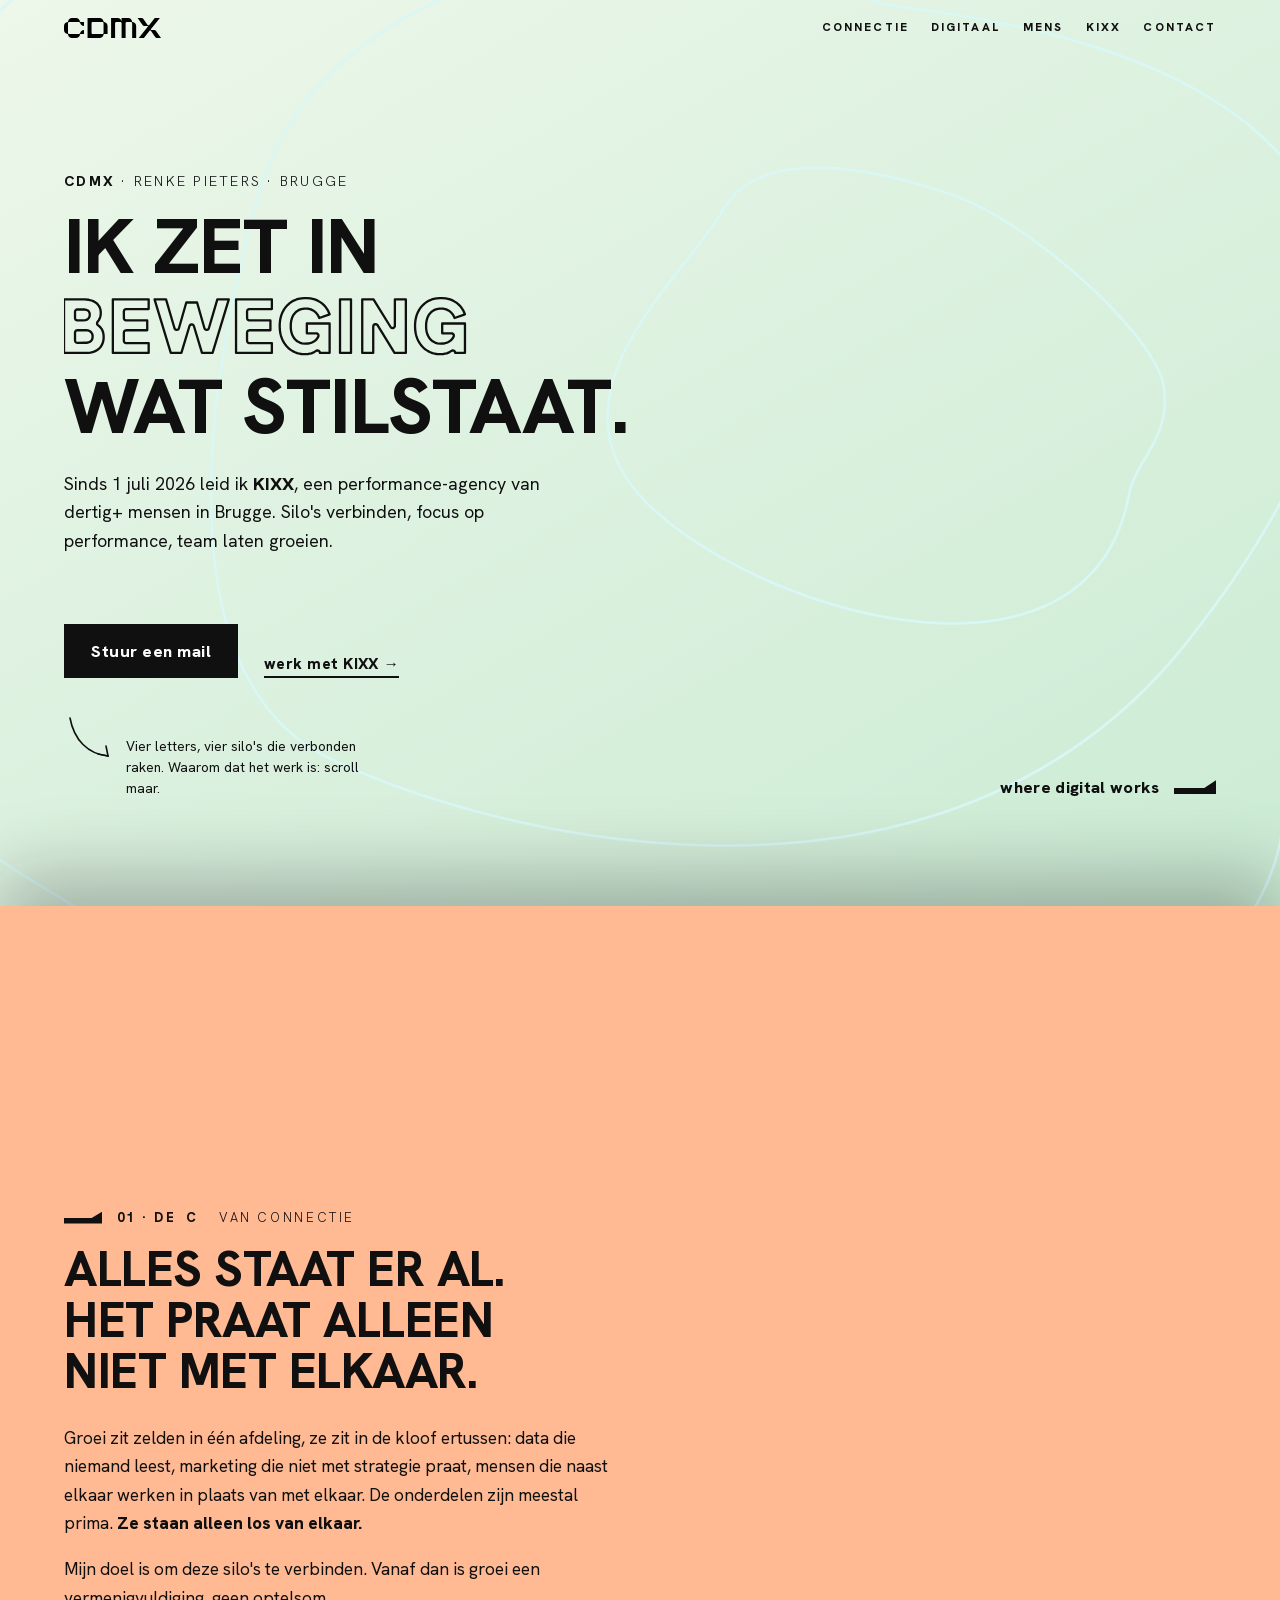
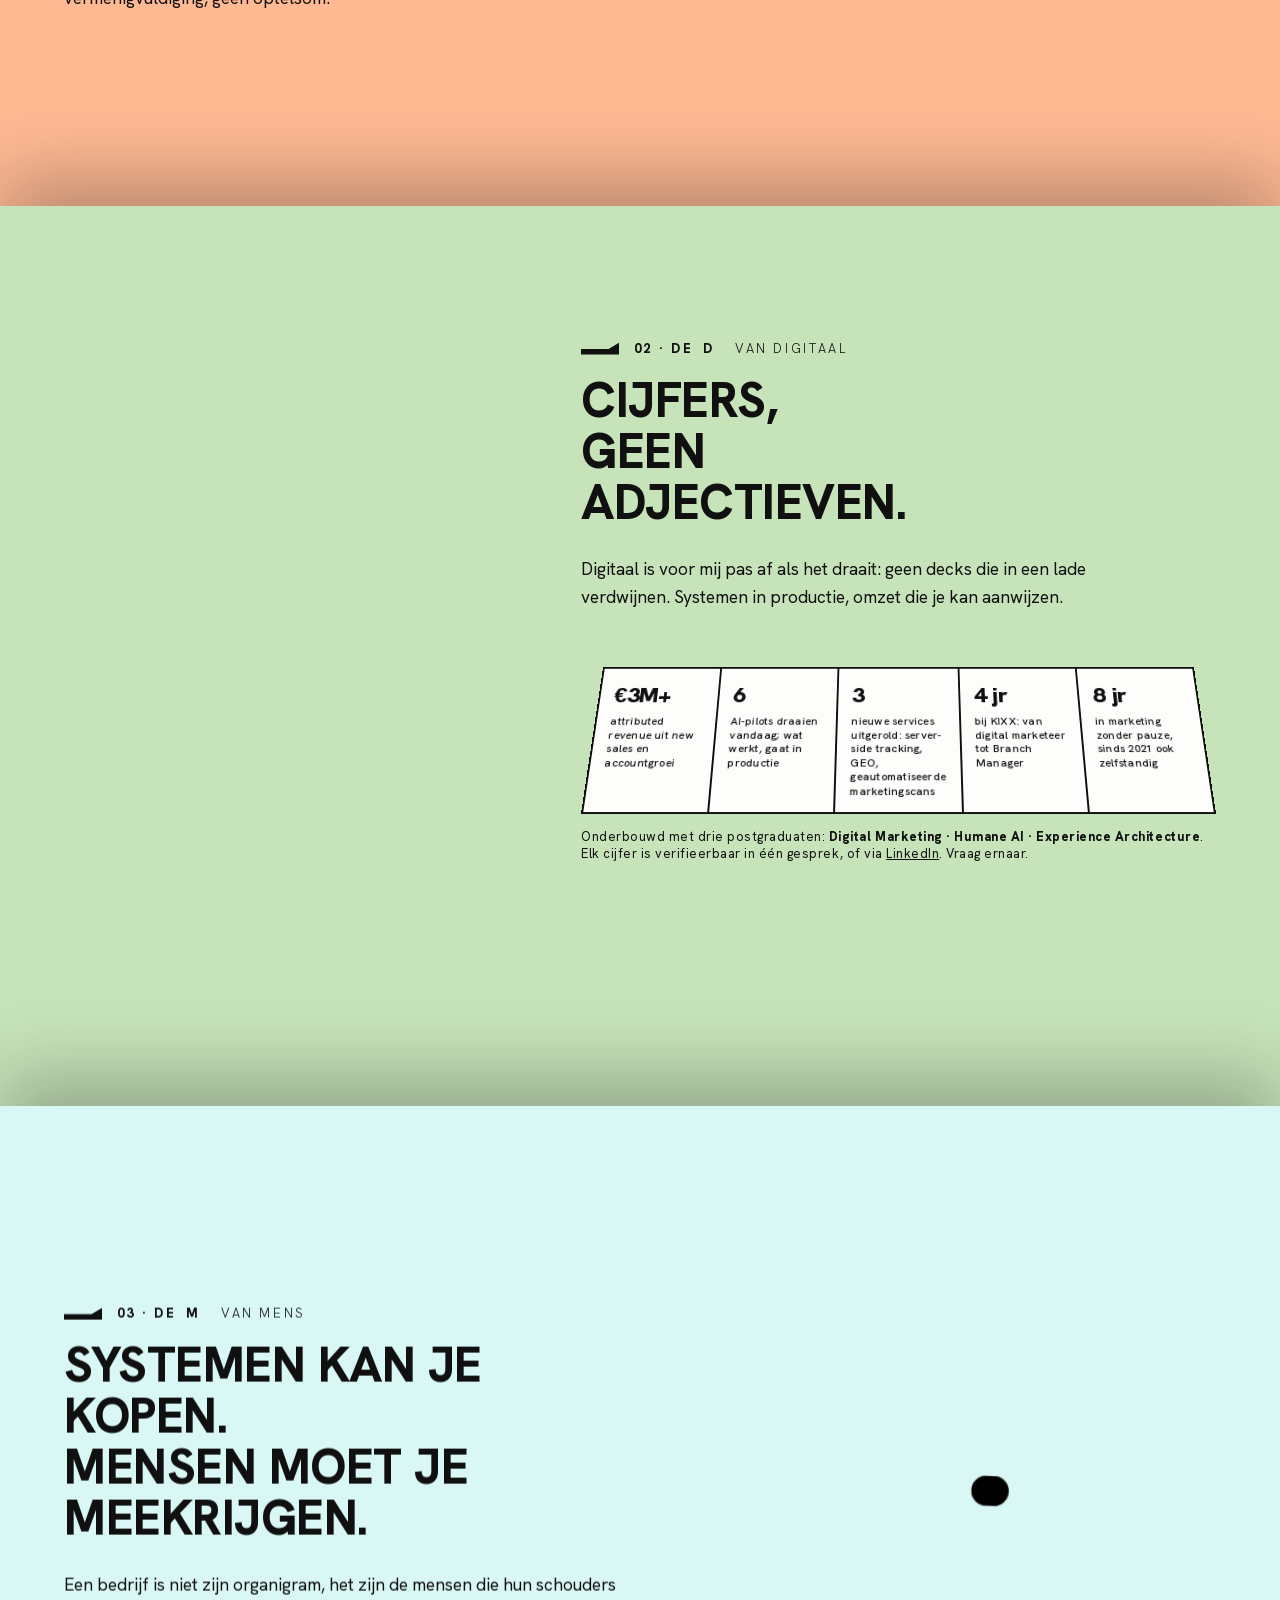
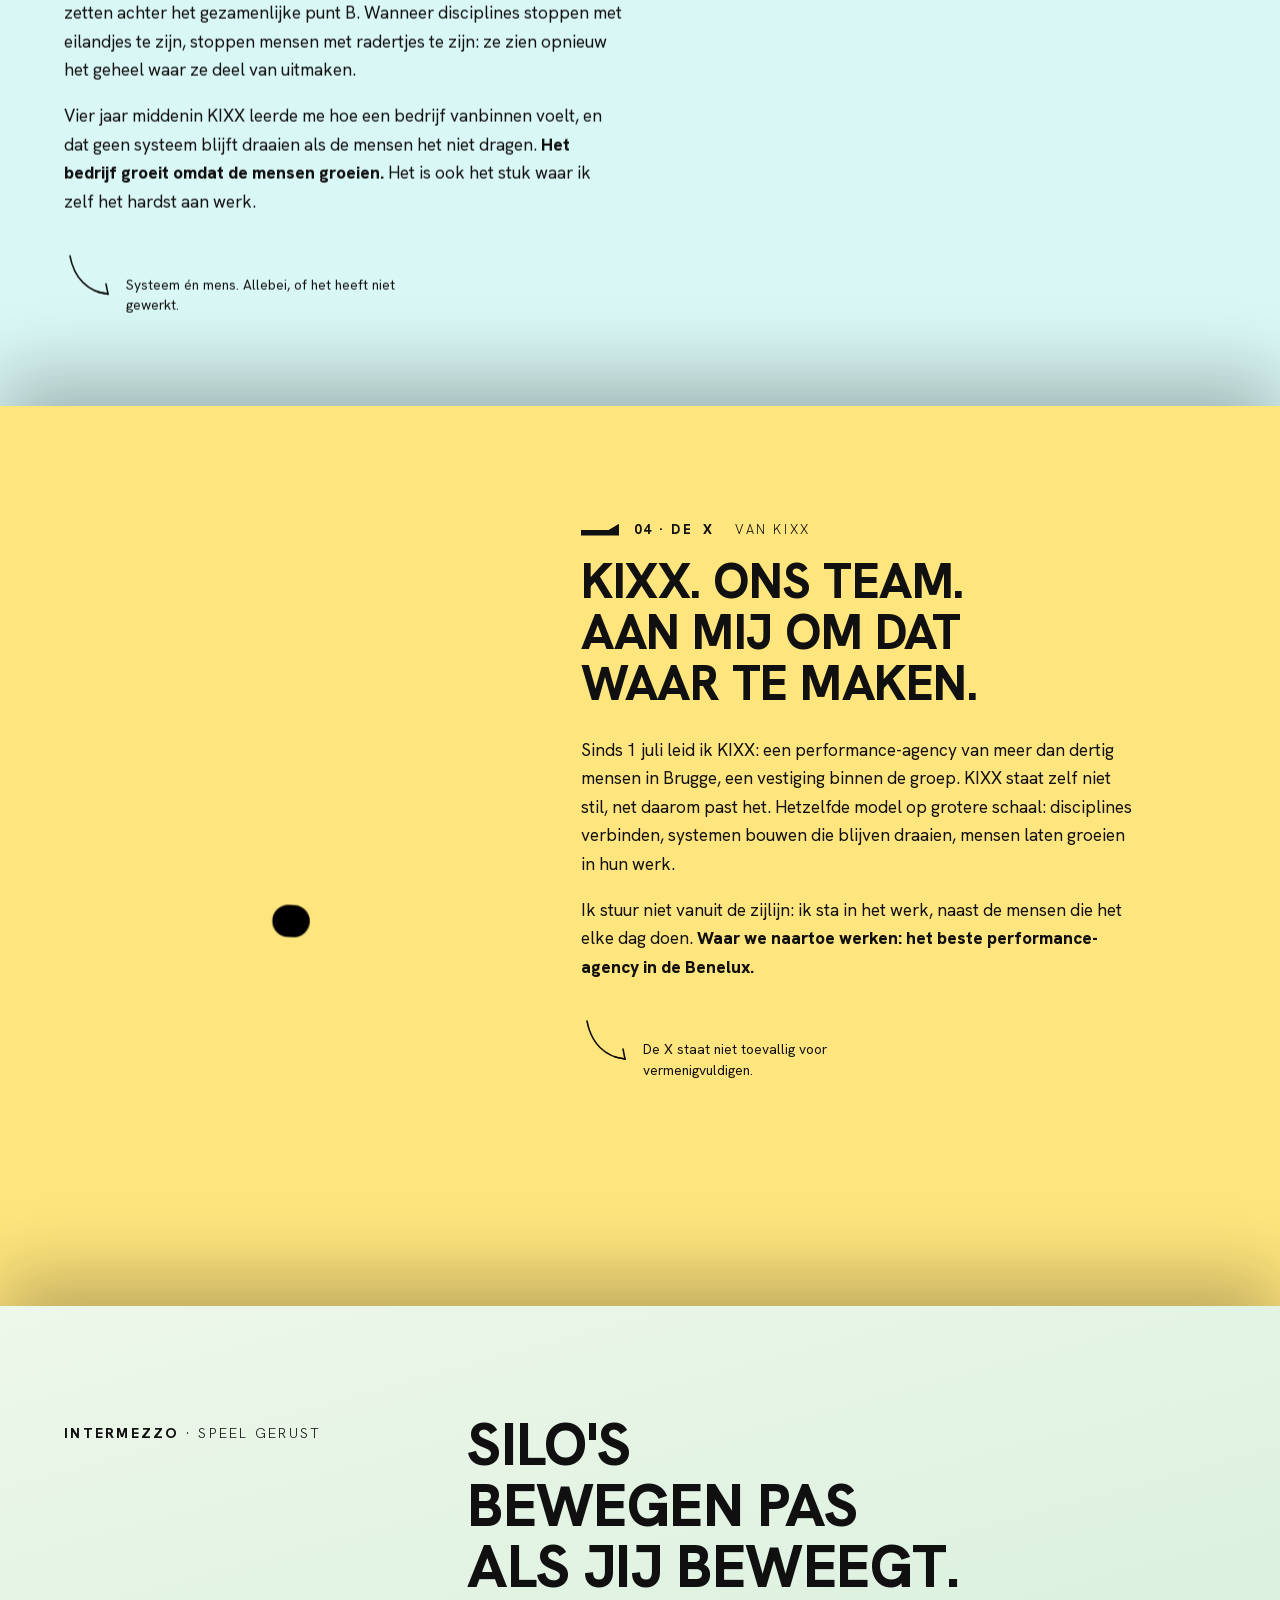
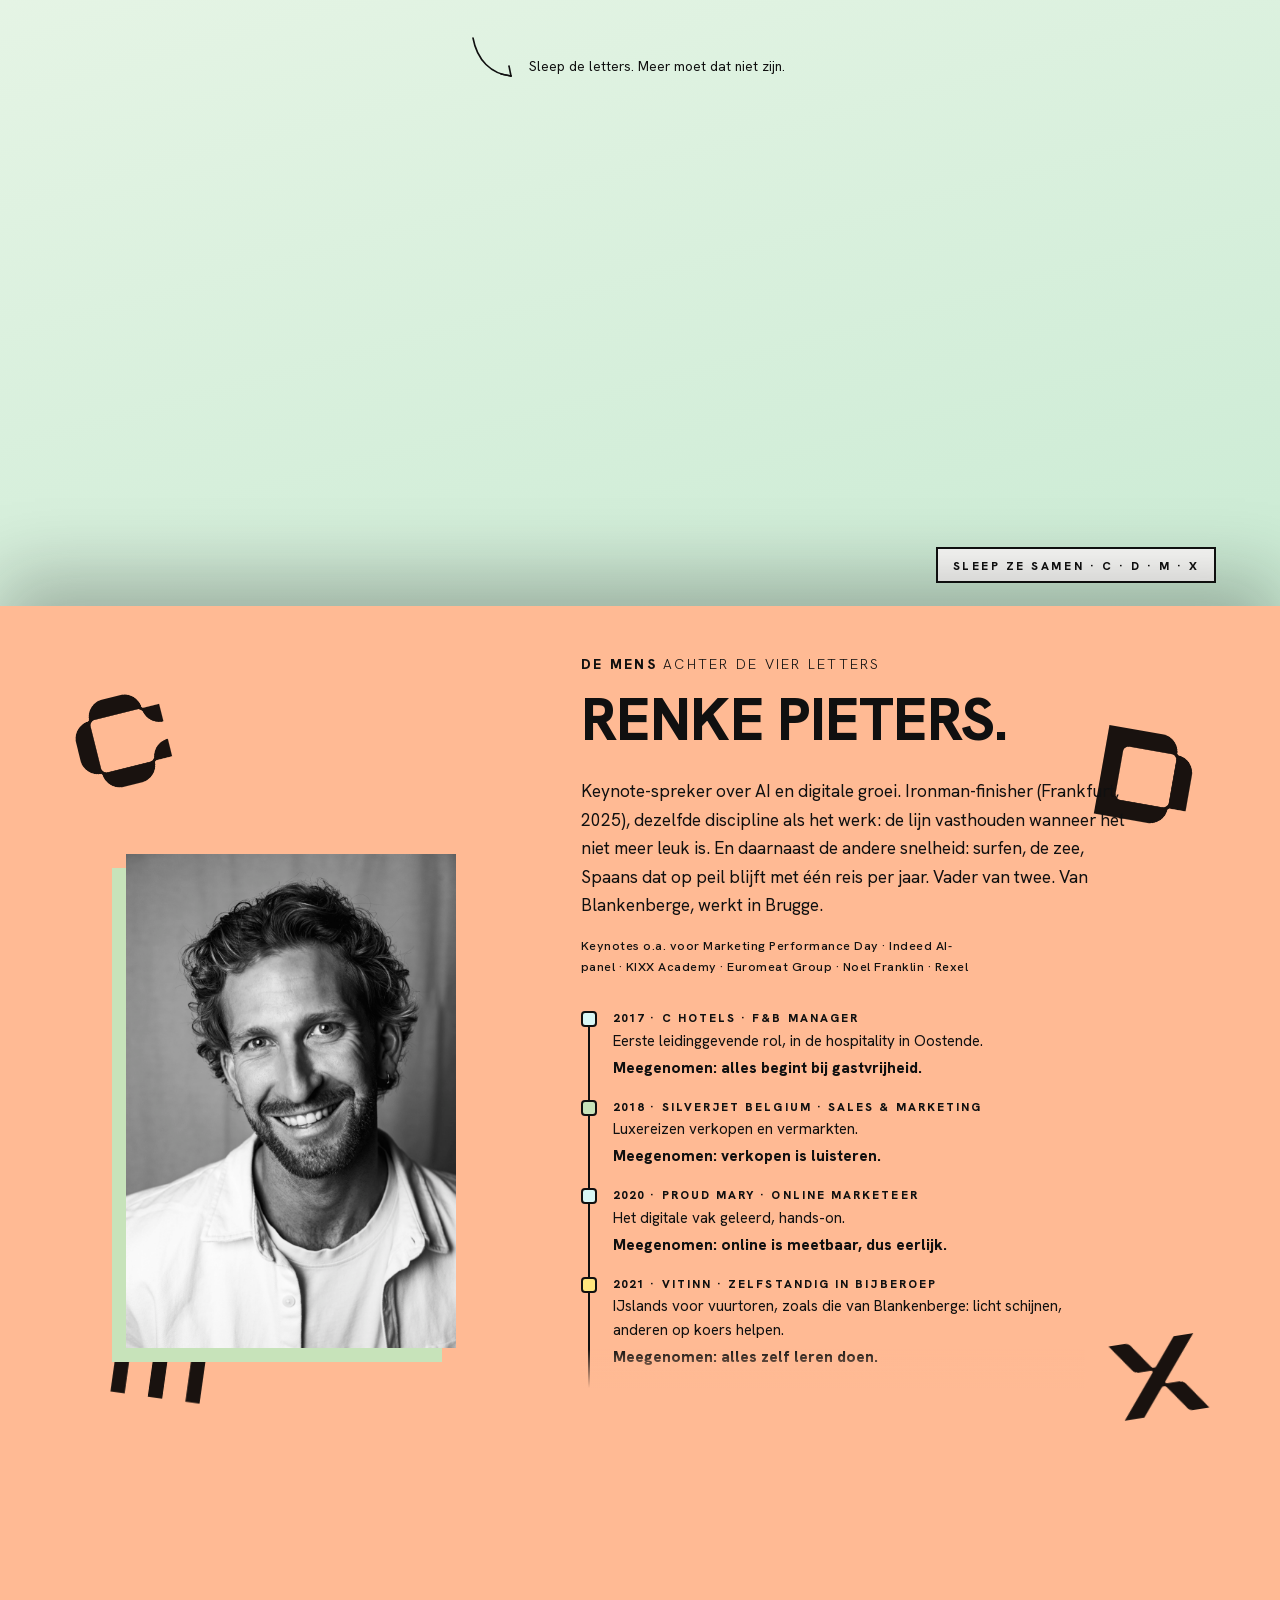
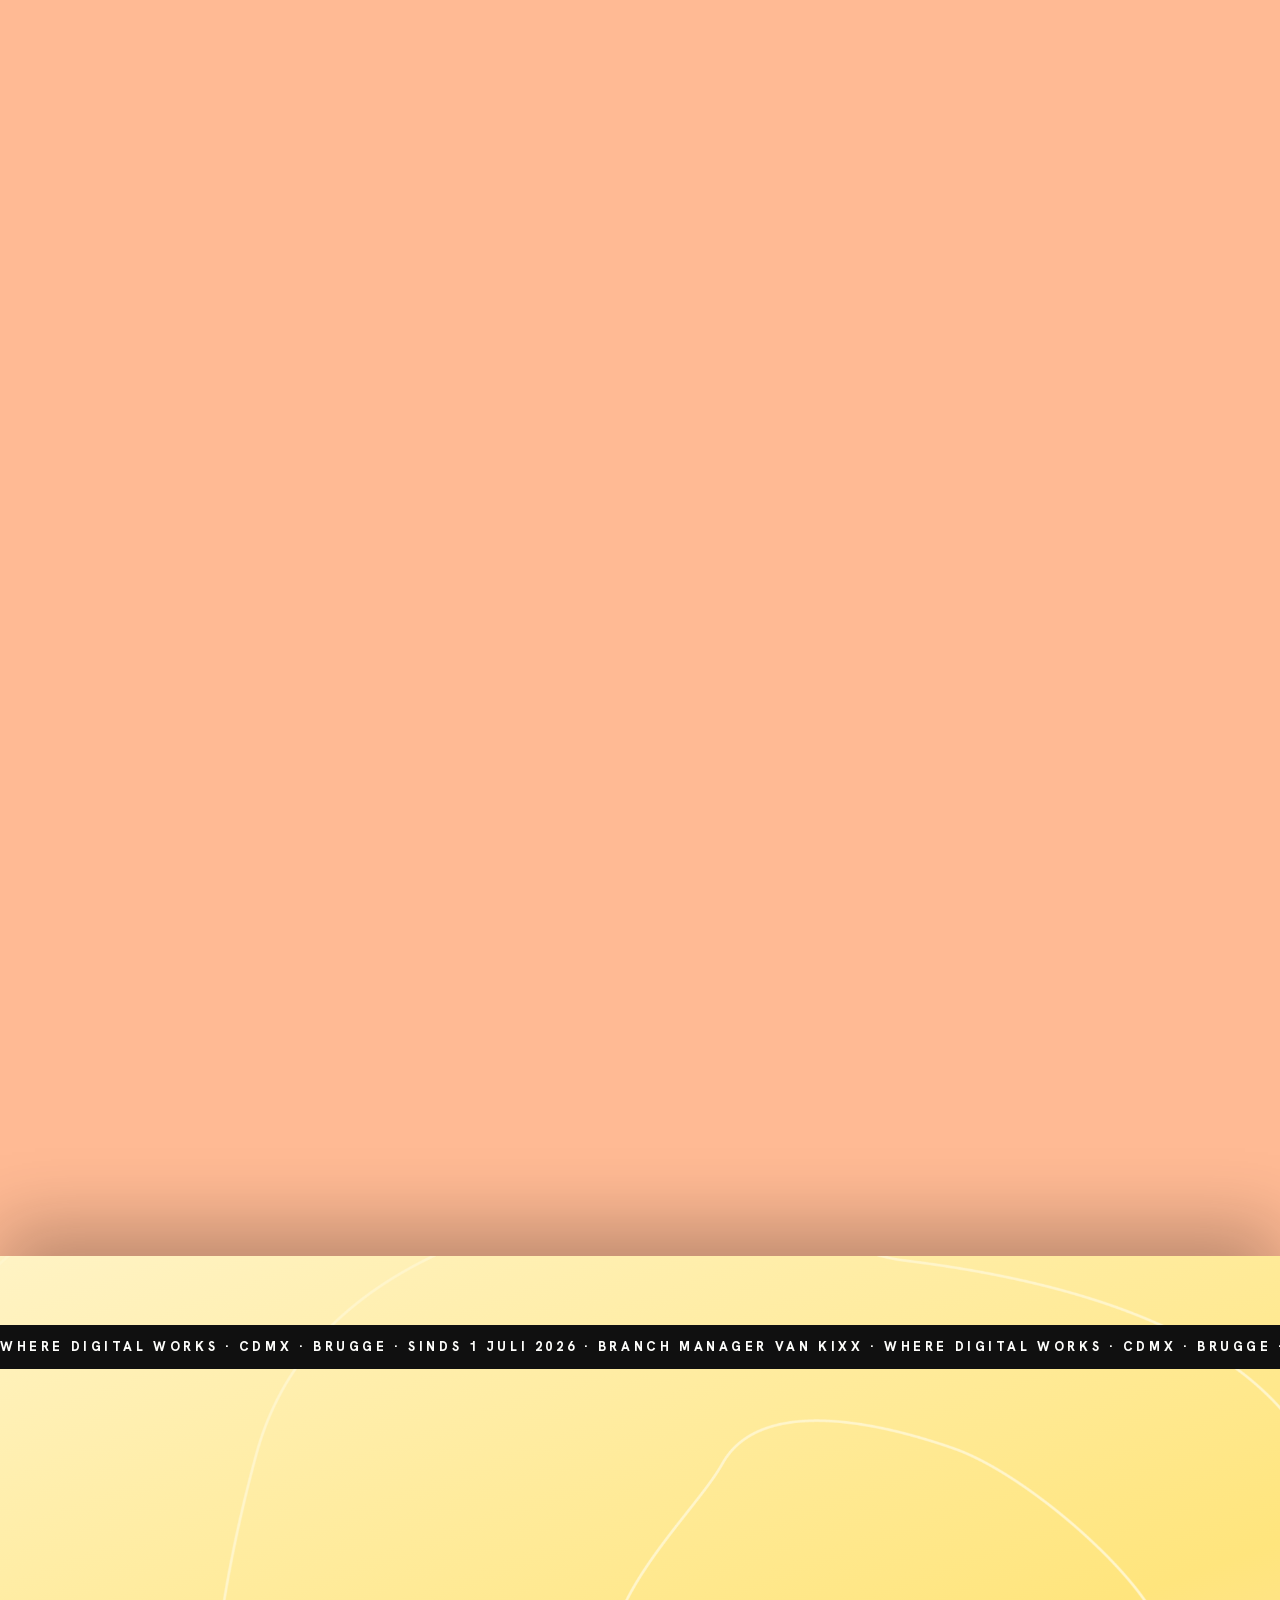
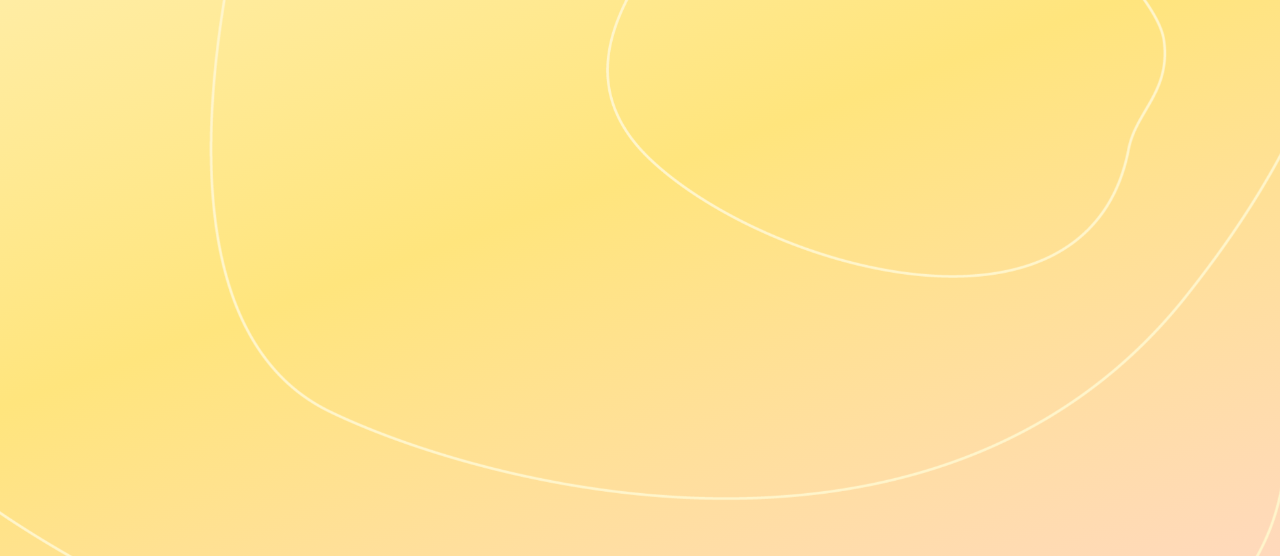
<file: index.html>
<!doctype html>
<html lang="nl">
<head>
<meta charset="utf-8" />
<meta name="viewport" content="width=device-width, initial-scale=1" />
<title>Renke Pieters · CDMX · Branch Manager KIXX, Brugge</title>
<meta name="description" content="Renke Pieters leidt KIXX (performance-agency, Brugge) als Branch Manager. Keynote-spreker over AI en digitale groei. CDMX is zijn vennootschap." />
<link rel="canonical" href="https://cdmx.be/" />
<meta property="og:title" content="Ik zet in beweging wat stilstaat · Renke Pieters, CDMX" />
<meta property="og:description" content="Renke Pieters leidt KIXX als Branch Manager. Sleep de silo-letters en kijk zelf." />
<meta property="og:url" content="https://cdmx.be/" />
<meta property="og:image" content="https://cdmx.be/og.png" />
<meta property="og:type" content="website" />
<script type="application/ld+json">
{
  "@context": "https://schema.org",
  "@type": "Person",
  "name": "Renke Pieters",
  "url": "https://cdmx.be/",
  "jobTitle": "Branch Manager",
  "worksFor": { "@type": "Organization", "name": "KIXX", "url": "https://www.kixx-concept.be/" },
  "affiliation": { "@type": "Organization", "name": "CDMX", "url": "https://cdmx.be/" },
  "address": { "@type": "PostalAddress", "addressLocality": "Blankenberge", "addressCountry": "BE" },
  "workLocation": { "@type": "Place", "address": { "@type": "PostalAddress", "addressLocality": "Brugge", "addressCountry": "BE" } },
  "email": "mailto:renke@cdmx.be",
  "sameAs": ["https://www.linkedin.com/in/renke-pieters/"],
  "knowsAbout": ["AI in marketing", "digitale groei", "performance marketing", "marketing automation"],
  "hasCredential": [
    { "@type": "EducationalOccupationalCredential", "name": "Postgraduaat Digital Marketing" },
    { "@type": "EducationalOccupationalCredential", "name": "Postgraduaat Humane AI" },
    { "@type": "EducationalOccupationalCredential", "name": "Postgraduaat Experience Architecture" }
  ]
}
</script>
<link rel="icon" type="image/png" href="favicon.png" />
<script src="lib/gsap.min.js" defer></script>
<script src="lib/matter.min.js" defer></script>
<style>
/* ============================================================
   CDMX v10 · DE GIDS, IN BEWEGING (cutting edge cut)
   De originele brand guide als levende site. Vier silo-kolommen
   openen de site, pagina's stapelen als lagen, kolommen schuiven
   tegengesteld, letters onthullen via clip-path, en in het
   intermezzo vallen de silo-letters met echte physics.
   Eén font, vier pastellen, zwarte letters, contourlijnen.
   ============================================================ */

@font-face {
  font-family: "Hanken Grotesk";
  src: url("assets/fonts/HankenGrotesk-Variable.woff2") format("woff2-variations");
  font-weight: 100 900;
  font-display: swap;
}

:root {
  --peach:  #FFBA94;
  --green:  #C7E3BA;
  --cyan:   #D9F7F5;
  --yellow: #FFE57D;
  --ink:    #101010;
  --paper:  #FDFDFB;
  --mint-a: #EDF7EA;
  --mint-b: #CBEBD4;
  --gutter: clamp(1.25rem, 5vw, 5rem);
}

* { margin: 0; padding: 0; box-sizing: border-box; }

html { scroll-behavior: smooth; }
html, body { overflow-x: clip; }

body {
  font-family: "Hanken Grotesk", "Helvetica Neue", sans-serif;
  color: var(--ink);
  background: var(--ink);
  -webkit-font-smoothing: antialiased;
  text-rendering: optimizeLegibility;
}
body.lock { overflow: hidden; }

::selection { background: var(--ink); color: var(--yellow); }

:focus-visible {
  outline: 3px solid var(--ink);
  outline-offset: 3px;
}
.cta:focus-visible, .finale :focus-visible {
  outline-color: var(--ink);
}

img { display: block; max-width: 100%; }
a { color: inherit; }

/* ============================================================
   LOADER · vier silo-kolommen tillen op
   ============================================================ */

.loader {
  position: fixed; inset: 0; z-index: 100;
  display: flex;
  cursor: pointer;
}
.l-col {
  flex: 1;
  background: var(--c);
  display: grid; place-items: center;
  will-change: transform;
}
/* optisch gelijke hoogte en gedeelde baseline voor de vier letters */
.l-col img { height: clamp(56px, 11vw, 104px); width: auto; opacity: 0; }
@media (prefers-reduced-motion: reduce) { .loader { display: none; } }

/* ---------- vaste chrome: nav + paginanummer + voortgang ---------- */

.nav {
  position: fixed; inset: 0 0 auto 0; z-index: 40;
  display: flex; align-items: center; justify-content: space-between;
  padding: 1.1rem var(--gutter);
  mix-blend-mode: darken;
  pointer-events: none;
}
.nav a { pointer-events: auto; text-decoration: none; display: inline-block; }
.nav .mark img { height: 20px; width: auto; }
.nav-links {
  display: flex; gap: 1.4rem;
  font-size: 0.72rem; font-weight: 800; letter-spacing: 0.18em;
  text-transform: uppercase;
}
.nav-links a { position: relative; padding-bottom: 2px; }
.nav-links a::after {
  content: ""; position: absolute; left: 0; bottom: 0;
  width: 100%; height: 2px; background: var(--ink);
  transform: scaleX(0); transform-origin: left;
  transition: transform 0.35s cubic-bezier(0.65, 0, 0.35, 1);
}
.nav-links a:hover::after { transform: scaleX(1); }

.progress {
  position: fixed; top: 0; left: 0; z-index: 45;
  height: 3px; width: 100%;
  transform: scaleX(0); transform-origin: left;
  background: var(--ink);
  mix-blend-mode: darken;
}

/* ---------- pagina-skelet: gestapelde lagen ---------- */

.page {
  position: sticky; top: 0;
  min-height: 100svh;
  display: flex; flex-direction: column; justify-content: center;
  padding: clamp(5rem, 12vh, 8rem) var(--gutter);
  overflow: hidden;
  box-shadow: 0 -28px 70px rgba(16, 16, 16, 0.28);
}

.guide-grid {
  display: grid;
  grid-template-columns: minmax(12rem, 22rem) minmax(0, 1fr);
  gap: clamp(1.5rem, 4vw, 4rem);
  align-items: start;
  max-width: 78rem;
  width: 100%;
  margin-inline: auto;
}

.label {
  font-size: clamp(0.82rem, 1.1vw, 1rem);
  letter-spacing: 0.16em;
  text-transform: uppercase;
  font-weight: 300;
  padding-top: 0.7em;
}
.label b { font-weight: 800; }

.statement {
  font-size: clamp(2rem, 4.6vw, 4.2rem);
  line-height: 1.04;
  font-weight: 800;
  letter-spacing: -0.01em;
  text-transform: uppercase;
  max-width: 18ch;
  text-wrap: balance;
}

.body-copy {
  margin-top: clamp(1.4rem, 3vh, 2.4rem);
  font-size: clamp(1rem, 1.35vw, 1.2rem);
  line-height: 1.65;
  font-weight: 400;
  max-width: 56ch;
}
.body-copy + .body-copy { margin-top: 1em; }
.body-copy strong { font-weight: 800; }

.annot {
  margin-top: clamp(1.8rem, 4vh, 3rem);
  display: grid;
  grid-template-columns: max-content minmax(0, 30ch);
  justify-content: start;
  gap: 1rem;
  align-items: start;
}
.annot svg { width: 46px; height: 46px; overflow: visible; }
.annot svg path, .annot svg line {
  stroke: var(--ink); stroke-width: 1.6; fill: none;
  stroke-linecap: round;
}
.annot p {
  font-size: 0.86rem; line-height: 1.5; font-weight: 400;
  padding-top: 1.4rem;
}

/* ---------- reveals ---------- */

.rv {
  opacity: 0;
  transform: translateY(26px);
  transition: opacity 0.9s cubic-bezier(0.22, 1, 0.36, 1),
              transform 0.9s cubic-bezier(0.22, 1, 0.36, 1);
  transition-delay: var(--d, 0s);
}
.in .rv { opacity: 1; transform: none; }

.ln { display: block; overflow: hidden; }
.ln > span {
  display: block;
  transform: translateY(112%);
  transition: transform 1s cubic-bezier(0.22, 1, 0.36, 1);
  transition-delay: var(--d, 0s);
}
.in .ln > span { transform: translateY(0); }

/* char-mode: GSAP neemt het over van de CSS-maskers */
.char-mode .ln > span { transition: none; transform: none; }
.char-mode .word { display: inline-block; white-space: nowrap; }
.char-mode .ch {
  display: inline-block;
  transform: translateY(115%) rotate(7deg);
  transform-origin: 0 100%;
  will-change: transform;
}

.drift, .letter-art img { will-change: transform; }

@media (prefers-reduced-motion: reduce) {
  .rv, .ln > span, .char-mode .ch { opacity: 1; transform: none !important; transition: none; }
  html { scroll-behavior: auto; }
  .operator { height: auto; }
  .op-pin { position: static; height: auto; }
  .timeline { max-height: none; overflow: visible; }
  .timeline::after { display: none; }
}

/* ============================================================
   00 · COVER
   ============================================================ */

.cover {
  background: linear-gradient(150deg, var(--mint-a) 0%, var(--mint-b) 100%);
  justify-content: space-between;
  padding-top: clamp(6rem, 16vh, 10rem);
}
/* de originele brand-guide patterns, integraal overgenomen */
.contours {
  position: absolute; inset: -12%;
  width: 124%; height: 124%;
  max-width: none;
  object-fit: cover;
  pointer-events: none; user-select: none;
  opacity: 0;
  animation: contours-in 2.4s cubic-bezier(0.22, 1, 0.36, 1) forwards;
}
@keyframes contours-in { to { opacity: 1; } }
.adrift { animation: adrift 40s ease-in-out infinite alternate; }
.contours.adrift { animation: contours-in 2.4s cubic-bezier(0.22, 1, 0.36, 1) forwards,
                              adrift 40s ease-in-out infinite alternate; }
@keyframes adrift {
  from { transform: translate(0, 0) rotate(0deg); }
  to { transform: translate(-2.5%, 1.5%) rotate(2.2deg); }
}
@media (prefers-reduced-motion: reduce) {
  .contours, .contours.adrift { animation: none; opacity: 1; }
  .adrift { animation: none; }
}

.cover-hero { position: relative; z-index: 2; margin-top: 2vh; }
.cover-hero h1 { margin-top: 1.1rem; }
.cover-cta {
  margin-top: clamp(1.6rem, 4vh, 2.6rem);
  /* flex-end: de onderstreping van de ghost-link ligt gelijk met
     de onderkant van de zwarte knop */
  display: flex; align-items: flex-end; gap: 1.6rem; flex-wrap: wrap;
}
.cta-ghost {
  font-weight: 800; font-size: clamp(0.9rem, 1.2vw, 1.05rem);
  letter-spacing: 0.03em; text-decoration: none;
  border-bottom: 2px solid var(--ink); padding-bottom: 2px;
}
.cta-ghost:hover { background: var(--yellow); }
.finale .cta-ghost:hover { background: var(--paper); }

.cover-foot {
  position: relative; z-index: 2;
  display: flex; align-items: flex-end; justify-content: space-between;
  gap: 2rem;
}
.cover-kicker {
  margin-top: clamp(1.1rem, 2.5vh, 1.8rem);
  font-size: clamp(0.98rem, 1.4vw, 1.2rem);
  font-weight: 400; line-height: 1.6; max-width: 48ch;
}
.cover-kicker b { font-weight: 800; }
.cover-cue {
  display: flex; align-items: center; gap: 0.9rem;
  font-weight: 800; font-size: clamp(0.95rem, 1.3vw, 1.1rem);
  letter-spacing: 0.02em;
  white-space: nowrap;
}
.cue-dash {
  display: inline-block; width: 42px; height: 14px;
  background: var(--ink);
  clip-path: polygon(0 55%, 72% 55%, 100% 0, 100% 100%, 0 100%);
  animation: nudge 2.6s ease-in-out infinite;
}
@keyframes nudge {
  0%, 100% { transform: translateX(0); }
  50% { transform: translateX(8px); }
}
@media (prefers-reduced-motion: reduce) { .cue-dash { animation: none; } }

/* ============================================================
   01 · STATEMENT (witte gids-pagina)
   ============================================================ */

.statement-xl {
  font-size: clamp(2.4rem, 6vw, 5.4rem);
  max-width: 14ch;
}
/* contourwoord als vectorpaden uit het font (ronde joins): open
   letters, geen vulling */
.hollow { font-style: normal; }
.hollow svg {
  display: inline-block;
  height: 0.731em; width: auto;
  overflow: visible;
  vertical-align: -0.017em;
}
.hollow svg path {
  fill: none;
  stroke: var(--ink); stroke-width: 30;
  stroke-linejoin: round; stroke-linecap: round;
}

/* ============================================================
   LETTER-HOOFDSTUKKEN
   ============================================================ */

.chapter { color: var(--ink); }
.chapter .inner {
  position: relative; z-index: 2;
  max-width: 78rem; margin-inline: auto; width: 100%;
  display: grid;
  grid-template-columns: minmax(0, 7fr) minmax(0, 5fr);
  gap: clamp(2rem, 5vw, 5rem);
  align-items: center;
}
.chapter.flip .inner { grid-template-columns: minmax(0, 5fr) minmax(0, 7fr); }
.chapter.flip .letter-art { order: -1; }

.letter-art {
  position: relative;
  display: flex; align-items: center; justify-content: center;
  min-height: 34vh;
}
.letter-art img {
  width: min(34vw, 420px);
  height: auto;
}

.ch-label {
  font-size: 0.82rem; letter-spacing: 0.2em;
  text-transform: uppercase; font-weight: 300;
  display: flex; align-items: center; gap: 0.9rem;
}
.ch-label b { font-weight: 800; }
/* extra lucht tussen "De" en de letter, anders leest DE C als DEC */
.ch-label .cl { margin-left: 0.35em; }
/* merkvorm uit de guide (zelfde dash als bij "where digital works")
   in plaats van een generiek streepje */
.ch-label::before {
  content: ""; width: 2.4rem; height: 12px; background: var(--ink);
  clip-path: polygon(0 55%, 72% 55%, 100% 0, 100% 100%, 0 100%);
  display: inline-block;
}
.ch-head {
  margin-top: 1.1rem;
  font-size: clamp(1.9rem, 3.8vw, 3.4rem);
  line-height: 1.05; font-weight: 800;
  text-transform: uppercase; letter-spacing: -0.01em;
  max-width: 17ch;
}

.ch-c { background: var(--peach); }
.ch-d { background: var(--green); }
.ch-m { background: var(--cyan); }
.ch-x { background: var(--yellow); }

/* ---------- bewijsstrook in gids-kleurspecs-stijl ---------- */

.persp { perspective: 900px; }
.proof-strip {
  margin-top: clamp(1.8rem, 4vh, 2.6rem);
  display: grid;
  grid-template-columns: repeat(5, 1fr);
  border: 2px solid var(--ink);
  background: var(--ink);
  gap: 2px;
  transform-origin: 50% 100%;
  will-change: transform;
}
.proof-cell {
  background: var(--paper); padding: 1rem 0.9rem 0.9rem;
  transition: transform 0.25s cubic-bezier(0.22, 1, 0.36, 1);
}
.proof-cell:hover { transform: translateY(-5px); }
.proof-num {
  font-size: clamp(1.15rem, 1.9vw, 1.7rem);
  font-weight: 900; letter-spacing: -0.01em;
  font-variant-numeric: tabular-nums;
}
.proof-cap {
  margin-top: 0.45rem;
  font-size: 0.72rem; line-height: 1.35; font-weight: 500;
  letter-spacing: 0.02em;
}
.proof-foot {
  margin-top: 0.9rem;
  font-size: 0.8rem; font-weight: 400; letter-spacing: 0.04em;
}
.proof-foot b { font-weight: 800; }

/* ============================================================
   INTERMEZZO · physics-speeltuin met de silo-letters
   ============================================================ */

.inter {
  background: linear-gradient(165deg, var(--mint-a) 0%, var(--mint-b) 100%);
  justify-content: flex-start;
}
.inter canvas {
  position: absolute; inset: 0; z-index: 1;
  width: 100%; height: 100%;
  touch-action: pan-y;
  cursor: grab;
}
.inter canvas:active { cursor: grabbing; }
.inter-copy { position: relative; z-index: 2; pointer-events: none; }
.inter-copy .statement { max-width: 16ch; }
.inter-hint {
  position: absolute; z-index: 2;
  right: var(--gutter); bottom: 1.4rem;
  font-size: 0.72rem; font-weight: 800;
  letter-spacing: 0.22em; text-transform: uppercase;
  pointer-events: none;
  background: var(--paper);
  border: 2px solid var(--ink);
  padding: 0.55rem 0.9rem;
}
.inter-fallback {
  display: none;
  position: relative; z-index: 2;
  margin-top: 8vh;
  justify-content: center; gap: clamp(1rem, 5vw, 4rem);
}
.inter-fallback img { width: clamp(3.4rem, 10vw, 7rem); height: auto; }
.no-physics .inter-fallback { display: flex; }
.no-physics .inter canvas, .no-physics .inter-hint { display: none; }

/* ============================================================
   DE OPERATOR (witte pagina, gestrooide letters)
   ============================================================ */

/* fullscreen kaart in gids-pastel (zoals het visitekaartje); de extra
   sectiehoogte is de scrollruimte voor de timeline binnen de gepinde kaart */
.operator {
  background: var(--peach);
  height: 250svh;
  padding: 0;
  justify-content: flex-start;
  /* de kaart (op-pin) pint, de sectie zelf niet; overflow moet open,
     anders is de sticky binnenin dood */
  position: relative;
  overflow: visible;
}
.op-pin {
  position: sticky; top: 0;
  height: 100svh;
  display: flex; flex-direction: column; justify-content: center;
  padding: clamp(5rem, 12vh, 8rem) var(--gutter);
  overflow: hidden;
}
.scatter {
  position: absolute; z-index: 1; width: clamp(3rem, 7vw, 6rem);
  opacity: 0.9; pointer-events: none; user-select: none;
  animation: floaty 7s ease-in-out infinite alternate;
  animation-delay: var(--fd, 0s);
}
.scatter img { width: 100%; height: auto; }
.sc-c { top: 10%;  left: 6%;  rotate: -14deg; }
.sc-d { top: 14%;  right: 7%; rotate: 10deg; }
.sc-m { bottom: 12%; left: 9%; rotate: 8deg; }
.sc-x { bottom: 10%; right: 6%; rotate: -9deg; }
@keyframes floaty {
  from { transform: translateY(-9px); }
  to { transform: translateY(9px); }
}
@media (prefers-reduced-motion: reduce) { .scatter { animation: none; } }

.op-grid {
  position: relative; z-index: 2;
  max-width: 78rem; margin-inline: auto; width: 100%;
  display: grid;
  grid-template-columns: minmax(0, 5fr) minmax(0, 7fr);
  gap: clamp(2rem, 5vw, 5rem);
  align-items: center;
}
.op-photo { position: relative; justify-self: center; }
.op-photo::before {
  content: ""; position: absolute; inset: 0;
  transform: translate(-14px, 14px);
  background: var(--green);
  z-index: -1;
}
.op-photo img {
  width: min(70vw, 330px); height: auto;
  filter: saturate(0.92);
}
.op-stages {
  margin-top: 1rem;
  font-size: 0.78rem; line-height: 1.7; font-weight: 500;
  letter-spacing: 0.04em;
  max-width: 56ch;
}

/* ---------- timeline: waar ik vandaan kom, wat ik meenam ---------- */

.timeline {
  margin-top: clamp(1.6rem, 3.5vh, 2.4rem);
  position: relative;
  max-width: 56ch;
  max-height: 42vh;
  overflow: hidden;
}
/* fade onderaan als hint dat er meer volgt; verdwijnt als de
   timeline uitgescrold is */
.timeline::after {
  content: ""; position: absolute;
  left: 0; right: 0; bottom: 0; height: 2.4rem;
  background: linear-gradient(transparent, var(--peach));
  pointer-events: none;
  transition: opacity 0.4s;
}
.timeline.tl-done::after { opacity: 0; }
.tl-scroll { position: relative; will-change: transform; }
.tl-scroll::before {
  content: ""; position: absolute;
  left: 7px; top: 8px; bottom: 8px;
  width: 2px; background: var(--ink);
}
.tl-row {
  position: relative;
  display: grid; grid-template-columns: 16px 1fr;
  gap: 1rem;
}
.tl-row + .tl-row { margin-top: 1.15rem; }
.tl-dot {
  width: 16px; height: 16px; margin-top: 1px;
  background: var(--tc, var(--paper));
  border: 2px solid var(--ink); border-radius: 4px;
  position: relative; z-index: 1;
}
.tl-tag {
  font-size: 0.72rem; font-weight: 800;
  letter-spacing: 0.18em; text-transform: uppercase;
}
.tl-txt {
  margin-top: 0.3rem;
  font-size: 0.95rem; line-height: 1.55; font-weight: 400;
}
/* "Meegenomen:" telkens op een eigen regel */
.tl-txt b { display: block; margin-top: 0.2rem; font-weight: 800; }

/* ============================================================
   SLOT · WHERE DIGITAL WORKS
   ============================================================ */

.finale {
  background: linear-gradient(160deg, #FFF3C4 0%, var(--yellow) 55%, #FFD9BC 100%);
  justify-content: space-between;
  padding-top: 0;
}

.marquee {
  position: relative; z-index: 2;
  margin: 4.3rem calc(var(--gutter) * -1) 0;
  background: var(--ink); color: var(--paper);
  overflow: hidden; white-space: nowrap;
  padding: 0.85rem 0;
  font-size: 0.8rem; font-weight: 800;
  letter-spacing: 0.28em; text-transform: uppercase;
}
.marquee-track {
  display: inline-block;
  animation: slide 30s linear infinite;
}
@keyframes slide { to { transform: translateX(-50%); } }
@media (prefers-reduced-motion: reduce) { .marquee-track { animation: none; } }

.finale-head {
  position: relative; z-index: 2;
  font-size: clamp(2.8rem, 8vw, 7rem);
  line-height: 0.98; font-weight: 900;
  text-transform: uppercase; letter-spacing: -0.02em;
  max-width: 15ch;
  margin-top: 4vh;
}
.finale-sub {
  position: relative; z-index: 2;
  margin-top: 1.6rem;
  font-size: clamp(1rem, 1.5vw, 1.25rem);
  max-width: 46ch; line-height: 1.6;
}
.cta {
  position: relative; z-index: 2;
  display: inline-block; margin-top: 2rem;
  padding: 1rem 1.7rem;
  background: var(--ink); color: var(--paper);
  text-decoration: none;
  font-weight: 800; font-size: clamp(0.95rem, 1.3vw, 1.15rem);
  letter-spacing: 0.03em;
  transition: box-shadow 0.3s;
}
.cta:hover { box-shadow: 6px 6px 0 rgba(16, 16, 16, 0.55); }
.finale-foot {
  position: relative; z-index: 2;
  display: flex; align-items: flex-end; justify-content: space-between;
  gap: 2rem; flex-wrap: wrap;
  margin-top: 3vh;
}
.finale-foot .mark img { height: 22px; width: auto; }
.finale-meta {
  text-align: right;
  font-size: 0.82rem; line-height: 1.7; font-weight: 500;
}
.finale-meta a { text-decoration-thickness: 1px; text-underline-offset: 3px; }
.finale-meta .signoff { font-weight: 800; letter-spacing: 0.04em; }

/* ============================================================
   RESPONSIVE
   ============================================================ */

@media (max-width: 860px) {
  .page { position: relative; box-shadow: none; }
  .operator { height: auto; }
  .op-pin { position: static; height: auto; }
  .timeline { max-height: none; overflow: visible; }
  .timeline::after { display: none; }
  .guide-grid { grid-template-columns: 1fr; gap: 1.2rem; }
  .chapter .inner, .chapter.flip .inner { grid-template-columns: 1fr; }
  .chapter .letter-art, .chapter.flip .letter-art { order: 2; }
  .letter-art { min-height: 0; margin-top: 2rem; justify-content: flex-end; }
  /* zigzag-ritme: flip-hoofdstukken (D, X) zetten hun letter links */
  .chapter.flip .letter-art { justify-content: flex-start; }
  .letter-art img { width: min(52vw, 280px); }
  .proof-strip { grid-template-columns: repeat(2, 1fr); }
  .proof-cell:nth-child(5) { grid-column: 1 / -1; }
  .op-grid { grid-template-columns: 1fr; }
  .op-photo { justify-self: start; }
  .nav-links { gap: 0.9rem; font-size: 0.66rem; }
  .nav-links .hide-s { display: none; }
  .cover-foot { flex-direction: column; align-items: flex-start; }
  /* strooiletters vallen op mobiel midden in de timeline-tekst */
  .scatter { display: none; }
  .marquee { margin: 4.3rem calc(var(--gutter) * -1) 0; }
}
</style>
</head>
<body class="lock">

<!-- ========== LOADER: vier silo's tillen op ========== -->
<div class="loader" id="loader" aria-hidden="true">
  <div class="l-col" style="--c: var(--peach)"><img src="assets/logos/letter-C.png" alt="" /></div>
  <div class="l-col" style="--c: var(--green)"><img src="assets/logos/letter-D.png" alt="" /></div>
  <div class="l-col" style="--c: var(--cyan)"><img src="assets/logos/letter-M.png" alt="" /></div>
  <div class="l-col" style="--c: var(--yellow)"><img src="assets/logos/letter-x.png" alt="" /></div>
</div>

<div class="progress" id="progress" aria-hidden="true"></div>

<nav class="nav" aria-label="Hoofdnavigatie">
  <a class="mark magnet" href="#cover" aria-label="CDMX, naar boven">
    <img src="assets/logos/CDMX-Logo.svg" alt="CDMX" />
  </a>
  <div class="nav-links">
    <a class="magnet" href="#c">Connectie</a>
    <a class="magnet" href="#d">Digitaal</a>
    <a class="magnet" href="#m">Mens</a>
    <a class="magnet" href="#x">KIXX</a>
    <a class="magnet hide-s" href="mailto:renke@cdmx.be">Contact</a>
  </div>
</nav>

<!-- ========== 00 · COVER ========== -->
<header class="page cover" id="cover">
  <img class="contours adrift" src="assets/patterns/pattern-mint.png" alt="" aria-hidden="true" />

  <div class="cover-hero drift" data-shift="-30">
    <p class="label rv"><b>CDMX</b> · Renke Pieters · Brugge</p>
    <h1 class="statement statement-xl" aria-label="Ik zet in beweging wat stilstaat.">
      <span class="ln"><span>Ik zet in <em class="hollow"><svg viewBox="63 -714 5214 730" preserveAspectRatio="xMidYMid meet" aria-hidden="true"><g transform="scale(1,-1)"><path transform="translate(0,0)" d="M63.2,696.8 330.2,696.8 384.8,691.1 421.6,681.6 442.7,673.3 462.6,662.8 480.7,650.5 496.7,636.4 516.6,611.7 530.0,585.4 536.4,564.5 540.9,532.7 540.3,500.6 536.5,476.3 529.6,453.2 516.3,426.4 495.6,398.1 493.0,391.2 493.1,376.6 500.1,363.7 523.5,345.5 539.5,329.4 551.9,312.5 562.2,293.2 570.0,272.0 575.4,248.5 578.3,223.8 578.5,193.4 576.1,167.6 571.1,143.4 563.7,121.0 553.9,100.2 541.5,81.0 526.6,63.5 509.3,47.8 490.1,34.3 468.9,23.0 445.1,13.7 407.7,4.6 379.9,1.2 63.2,0.2ZM350.8,131.8 377.0,135.5 397.1,142.7 413.0,153.3 426.8,171.3 434.1,193.0 435.2,224.6 429.3,248.8 417.1,268.1 404.7,279.1 390.4,286.8 372.2,292.5 355.1,294.9 236.2,295.4 221.2,291.4 215.0,286.6 210.2,280.4 206.2,265.4 206.2,161.4 210.2,146.4 215.0,140.2 221.2,135.4 236.2,131.4ZM318.1,423.2 342.2,425.6 360.5,431.8 376.2,442.5 387.8,456.5 395.7,475.8 398.2,498.7 395.2,520.1 386.7,537.6 377.5,547.4 366.0,555.1 351.5,561.0 336.2,564.2 236.2,565.6 221.2,561.6 210.2,550.6 206.2,535.6 206.2,453.2 210.2,438.2 215.0,432.0 228.4,424.2Z"/><path transform="translate(635,0)" d="M63.2,696.8 529.0,696.8 529.0,569.4 236.2,569.2 221.2,565.2 215.0,560.4 210.2,554.2 206.2,539.2 207.2,444.4 215.0,431.0 228.4,423.2 510.2,422.0 510.2,294.6 236.2,294.4 221.2,290.4 210.2,279.4 206.2,264.4 206.2,157.8 210.2,142.8 215.0,136.6 221.2,131.8 236.2,127.8 529.0,127.6 529.0,0.2 63.2,0.2Z"/><path transform="translate(1230,0)" d="M10.5,696.8 159.6,696.8 270.0,320.1 273.1,313.0 284.1,302.4 298.9,298.5 313.7,302.5 319.8,307.1 327.6,320.3 423.2,655.6 563.6,655.6 659.1,320.4 666.9,307.2 680.2,299.6 687.9,298.6 702.7,302.4 708.9,307.0 716.8,320.2 827.0,696.8 976.1,696.8 765.0,0.2 627.2,0.2 522.1,349.9 514.2,362.9 508.1,367.5 493.4,371.3 478.7,367.5 467.8,356.9 464.7,349.9 359.6,0.2 221.6,0.2Z"/><path transform="translate(2237,0)" d="M63.2,696.8 529.0,696.8 529.0,569.4 236.2,569.2 221.2,565.2 215.0,560.4 210.2,554.2 206.2,539.2 207.2,444.4 215.0,431.0 228.4,423.2 510.2,422.0 510.2,294.6 236.2,294.4 221.2,290.4 210.2,279.4 206.2,264.4 206.2,157.8 210.2,142.8 215.0,136.6 221.2,131.8 236.2,127.8 529.0,127.6 529.0,0.2 63.2,0.2Z"/><path transform="translate(2832,0)" d="M364.0,-16.8 324.1,-14.7 298.0,-10.9 261.9,-1.9 227.3,11.3 204.7,22.9 173.6,43.0 145.3,66.6 120.3,93.0 97.8,123.3 78.1,156.9 66.6,181.4 53.2,219.1 46.1,246.5 39.1,288.4 36.5,318.5 35.8,364.7 39.0,409.1 43.5,438.1 53.1,478.2 61.9,504.3 72.4,528.8 91.1,563.3 112.9,594.5 137.9,622.3 165.9,646.9 196.4,667.8 219.2,680.3 253.8,694.8 279.1,702.4 317.9,710.1 358.4,713.6 388.5,713.5 435.1,709.1 463.6,703.5 491.4,695.5 530.8,679.1 567.9,657.2 589.8,640.6 610.3,621.9 638.1,590.0 653.8,566.9 667.5,542.6 684.7,501.9 550.3,453.5 531.6,492.2 507.0,524.0 476.2,549.2 441.4,566.1 400.4,575.4 355.7,576.4 317.0,569.9 296.9,563.2 276.9,553.5 247.1,532.2 221.6,503.9 209.4,484.6 199.5,464.3 186.7,424.3 179.9,378.2 179.9,319.7 186.4,274.5 199.0,234.3 217.4,199.6 236.6,175.1 264.4,151.3 295.7,134.3 325.6,124.9 365.0,120.1 404.0,122.2 441.4,130.3 462.9,138.5 479.9,147.6 496.8,159.3 510.9,172.3 524.8,189.7 537.5,211.8 540.0,219.0 539.2,234.0 531.2,246.7 518.1,254.0 388.8,255.2 388.8,382.6 684.8,382.6 685.0,2.0 683.0,0.0 559.2,0.3 555.3,14.7 545.8,26.2 532.0,31.7 524.4,31.7 517.2,29.9 478.4,7.0 447.3,-5.2 407.4,-13.9Z"/><path transform="translate(3589,0)" d="M63.2,696.8 206.0,696.8 206.0,0.2 63.2,0.2Z"/><path transform="translate(3878,0)" d="M63.2,696.8 209.5,696.8 431.9,337.1 443.0,326.5 457.9,322.9 465.6,324.0 478.8,331.8 486.4,345.2 487.4,352.9 487.6,696.8 630.4,696.8 630.4,0.2 482.9,0.2 261.8,360.9 250.7,371.5 235.7,375.2 220.9,371.0 214.8,366.2 210.1,360.1 206.2,345.2 206.0,0.2 63.2,0.2Z"/><path transform="translate(4592,0)" d="M364.0,-16.8 324.1,-14.7 298.0,-10.9 261.9,-1.9 227.3,11.3 204.7,22.9 173.6,43.0 145.3,66.6 120.3,93.0 97.8,123.3 78.1,156.9 66.6,181.4 53.2,219.1 46.1,246.5 39.1,288.4 36.5,318.5 35.8,364.7 39.0,409.1 43.5,438.1 53.1,478.2 61.9,504.3 72.4,528.8 91.1,563.3 112.9,594.5 137.9,622.3 165.9,646.9 196.4,667.8 219.2,680.3 253.8,694.8 279.1,702.4 317.9,710.1 358.4,713.6 388.5,713.5 435.1,709.1 463.6,703.5 491.4,695.5 530.8,679.1 567.9,657.2 589.8,640.6 610.3,621.9 638.1,590.0 653.8,566.9 667.5,542.6 684.7,501.9 550.3,453.5 531.6,492.2 507.0,524.0 476.2,549.2 441.4,566.1 400.4,575.4 355.7,576.4 317.0,569.9 296.9,563.2 276.9,553.5 247.1,532.2 221.6,503.9 209.4,484.6 199.5,464.3 186.7,424.3 179.9,378.2 179.9,319.7 186.4,274.5 199.0,234.3 217.4,199.6 236.6,175.1 264.4,151.3 295.7,134.3 325.6,124.9 365.0,120.1 404.0,122.2 441.4,130.3 462.9,138.5 479.9,147.6 496.8,159.3 510.9,172.3 524.8,189.7 537.5,211.8 540.0,219.0 539.2,234.0 531.2,246.7 518.1,254.0 388.8,255.2 388.8,382.6 684.8,382.6 685.0,2.0 683.0,0.0 559.2,0.3 555.3,14.7 545.8,26.2 532.0,31.7 524.4,31.7 517.2,29.9 478.4,7.0 447.3,-5.2 407.4,-13.9Z"/></g></svg></em></span></span>
      <span class="ln" style="--d: 0.12s"><span>wat stilstaat.</span></span>
    </h1>
    <p class="cover-kicker rv" style="--d: 0.28s">
      Sinds 1 juli 2026 leid ik <b>KIXX</b>, een performance-agency van dertig+ mensen
      in Brugge. Silo's verbinden, focus op performance, team laten groeien.
    </p>
    <div class="cover-cta rv" style="--d: 0.4s">
      <a class="cta magnet" href="mailto:renke@cdmx.be?subject=Keynote%20of%20vraag">Stuur een mail</a>
      <a class="cta-ghost" href="https://www.kixx-concept.be" target="_blank" rel="noopener">werk met KIXX &rarr;</a>
    </div>
  </div>

  <div class="cover-foot drift" data-shift="20">
    <div class="annot rv" style="--d: 0.5s">
      <svg viewBox="0 0 46 46" aria-hidden="true">
        <path d="M6,4 C10,26 24,40 44,42" />
        <line x1="44" y1="42" x2="34" y2="40" />
        <line x1="44" y1="42" x2="42" y2="32" />
      </svg>
      <p>Vier letters, vier silo's die verbonden raken. Waarom dat het werk is:
      scroll maar.</p>
    </div>
    <div class="cover-cue rv" style="--d: 0.6s">
      where digital works <span class="cue-dash" aria-hidden="true"></span>
    </div>
  </div>
</header>

<main>

<!-- ========== 02 · C · CONNECTIE ========== -->
<section class="page chapter ch-c" id="c">
  <div class="inner">
    <div class="drift" data-shift="-55">
      <p class="ch-label rv"><b>01 · De <span class="cl">C</span></b>&nbsp;van connectie</p>
      <h2 class="ch-head">
        <span class="ln"><span>Alles staat er al.</span></span>
        <span class="ln" style="--d: 0.1s"><span>Het praat alleen</span></span>
        <span class="ln" style="--d: 0.2s"><span>niet met elkaar.</span></span>
      </h2>
      <p class="body-copy rv" style="--d: 0.25s">
        Groei zit zelden in één afdeling, ze zit in de kloof ertussen: data die niemand
        leest, marketing die niet met strategie praat, mensen die naast elkaar werken in
        plaats van met elkaar. De onderdelen zijn meestal prima. <strong>Ze staan alleen
        los van elkaar.</strong>
      </p>
      <p class="body-copy rv" style="--d: 0.35s">
        Mijn doel is om deze silo's te verbinden. Vanaf dan is groei een
        vermenigvuldiging, geen optelsom.
      </p>
    </div>
    <div class="letter-art rv drift" style="--d: 0.2s" data-shift="65" data-letter>
      <img src="assets/logos/letter-C.png" alt="De C uit het CDMX-logo: verbonden silo's" />
    </div>
  </div>
</section>

<!-- ========== 03 · D · DIGITAAL ========== -->
<section class="page chapter ch-d flip" id="d">
  <div class="inner">
    <div class="letter-art rv drift" style="--d: 0.2s" data-shift="-65" data-letter>
      <img src="assets/logos/letter-D.png" alt="De D uit het CDMX-logo" />
    </div>
    <div class="drift" data-shift="55">
      <p class="ch-label rv"><b>02 · De <span class="cl">D</span></b>&nbsp;van digitaal</p>
      <h2 class="ch-head">
        <span class="ln"><span>Cijfers,</span></span>
        <span class="ln" style="--d: 0.1s"><span>geen adjectieven.</span></span>
      </h2>
      <p class="body-copy rv" style="--d: 0.2s">
        Digitaal is voor mij pas af als het draait: geen decks die in een lade
        verdwijnen. Systemen in productie, omzet die je kan aanwijzen.
      </p>
      <div class="persp">
        <div class="proof-strip" id="proofStrip" role="list">
          <div class="proof-cell rv" style="--d: 0.3s" role="listitem">
            <p class="proof-num">€3M+</p>
            <p class="proof-cap">attributed revenue uit new sales en accountgroei</p>
          </div>
          <div class="proof-cell rv" style="--d: 0.37s" role="listitem">
            <p class="proof-num">6</p>
            <p class="proof-cap">AI-pilots draaien vandaag; wat werkt, gaat in productie</p>
          </div>
          <div class="proof-cell rv" style="--d: 0.44s" role="listitem">
            <p class="proof-num">3</p>
            <p class="proof-cap">nieuwe services uitgerold: server-side tracking, GEO, geautomatiseerde marketingscans</p>
          </div>
          <div class="proof-cell rv" style="--d: 0.51s" role="listitem">
            <p class="proof-num">4 jr</p>
            <p class="proof-cap">bij KIXX: van digital marketeer tot Branch Manager</p>
          </div>
          <div class="proof-cell rv" style="--d: 0.58s" role="listitem">
            <p class="proof-num">8 jr</p>
            <p class="proof-cap">in marketing zonder pauze, sinds 2021 ook zelfstandig</p>
          </div>
        </div>
      </div>
      <p class="proof-foot rv" style="--d: 0.5s">
        Onderbouwd met drie postgraduaten: <b>Digital Marketing · Humane AI · Experience
        Architecture</b>. Elk cijfer is verifieerbaar in één gesprek, of via <a href="https://www.linkedin.com/in/renke-pieters/" target="_blank" rel="noopener">LinkedIn</a>. Vraag ernaar.
      </p>
    </div>
  </div>
</section>

<!-- ========== 04 · M · MENS ========== -->
<section class="page chapter ch-m" id="m">
  <div class="inner">
    <div class="drift" data-shift="-55">
      <p class="ch-label rv"><b>03 · De <span class="cl">M</span></b>&nbsp;van mens</p>
      <h2 class="ch-head">
        <span class="ln"><span>Systemen kan je kopen.</span></span>
        <span class="ln" style="--d: 0.1s"><span>Mensen moet je meekrijgen.</span></span>
      </h2>
      <p class="body-copy rv" style="--d: 0.2s">
        Een bedrijf is niet zijn organigram, het zijn de mensen die hun schouders
        zetten achter het gezamenlijke punt B. Wanneer disciplines stoppen met
        eilandjes te zijn, stoppen mensen met radertjes te zijn: ze zien opnieuw het
        geheel waar ze deel van uitmaken.
      </p>
      <p class="body-copy rv" style="--d: 0.3s">
        Vier jaar middenin KIXX leerde me hoe een bedrijf vanbinnen voelt, en dat geen
        systeem blijft draaien als de mensen het niet dragen. <strong>Het bedrijf groeit
        omdat de mensen groeien.</strong> Het is ook het stuk waar ik zelf het hardst
        aan werk.
      </p>
      <div class="annot rv" style="--d: 0.4s">
        <svg viewBox="0 0 46 46" aria-hidden="true">
          <path d="M6,4 C10,26 24,40 44,42" />
          <line x1="44" y1="42" x2="34" y2="40" />
          <line x1="44" y1="42" x2="42" y2="32" />
        </svg>
        <p>Systeem &eacute;n mens. Allebei, of het heeft niet gewerkt.</p>
      </div>
    </div>
    <div class="letter-art rv drift" style="--d: 0.2s" data-shift="65" data-letter>
      <img src="assets/logos/letter-M.png" alt="De M uit het CDMX-logo" />
    </div>
  </div>
</section>

<!-- ========== 05 · X · KIXX ========== -->
<section class="page chapter ch-x flip" id="x">
  <div class="inner">
    <div class="letter-art rv drift" style="--d: 0.2s" data-shift="-65" data-letter>
      <img src="assets/logos/letter-x.png" alt="De X uit het CDMX-logo, het herkenbare merkteken" />
    </div>
    <div class="drift" data-shift="55">
      <p class="ch-label rv"><b>04 · De <span class="cl">X</span></b>&nbsp;van KIXX</p>
      <h2 class="ch-head">
        <span class="ln"><span>KIXX. Ons team.</span></span>
        <span class="ln" style="--d: 0.1s"><span>Aan mij om dat</span></span>
        <span class="ln" style="--d: 0.2s"><span>waar te maken.</span></span>
      </h2>
      <p class="body-copy rv" style="--d: 0.2s">
        Sinds 1 juli leid ik KIXX: een performance-agency van meer dan dertig mensen in
        Brugge, een vestiging binnen de groep. KIXX staat zelf niet stil, net daarom
        past het. Hetzelfde model op grotere schaal: disciplines verbinden, systemen bouwen die
        blijven draaien, mensen laten groeien in hun werk.
      </p>
      <p class="body-copy rv" style="--d: 0.3s">
        Ik stuur niet vanuit de zijlijn: ik sta in het werk, naast de mensen die het
        elke dag doen. <strong>Waar we naartoe werken:
        het beste performance-agency in de Benelux.</strong>
      </p>
      <div class="annot rv" style="--d: 0.4s">
        <svg viewBox="0 0 46 46" aria-hidden="true">
          <path d="M6,4 C10,26 24,40 44,42" />
          <line x1="44" y1="42" x2="34" y2="40" />
          <line x1="44" y1="42" x2="42" y2="32" />
        </svg>
        <p>De X staat niet toevallig voor vermenigvuldigen.</p>
      </div>
    </div>
  </div>
</section>

<!-- ========== 06 · INTERMEZZO · physics ========== -->
<section class="page inter" id="speel">
  <canvas id="world" aria-hidden="true"></canvas>
  <div class="inter-copy guide-grid">
    <p class="label rv"><b>Intermezzo</b> · speel gerust</p>
    <div>
      <h2 class="statement">
        <span class="ln"><span>Silo's bewegen pas</span></span>
        <span class="ln" style="--d: 0.12s"><span>als jij beweegt.</span></span>
      </h2>
      <div class="annot rv" style="--d: 0.3s">
        <svg viewBox="0 0 46 46" aria-hidden="true">
          <path d="M6,4 C10,26 24,40 44,42" />
          <line x1="44" y1="42" x2="34" y2="40" />
          <line x1="44" y1="42" x2="42" y2="32" />
        </svg>
        <p>Sleep de letters. Meer moet dat niet zijn.</p>
      </div>
    </div>
  </div>
  <div class="inter-fallback" aria-hidden="true">
    <img src="assets/logos/letter-C.png" alt="" />
    <img src="assets/logos/letter-D.png" alt="" />
    <img src="assets/logos/letter-M.png" alt="" />
    <img src="assets/logos/letter-x.png" alt="" />
  </div>
  <p class="inter-hint">sleep ze samen &middot; c &middot; d &middot; m &middot; x</p>
</section>

<!-- ========== 07 · DE OPERATOR ========== -->
<section class="page operator" id="operator">
  <div class="op-pin">
  <span class="scatter sc-c" style="--fd: 0s" aria-hidden="true"><img src="assets/logos/letter-C.png" alt="" /></span>
  <span class="scatter sc-d" style="--fd: 1.4s" aria-hidden="true"><img src="assets/logos/letter-D.png" alt="" /></span>
  <span class="scatter sc-m" style="--fd: 2.8s" aria-hidden="true"><img src="assets/logos/letter-M.png" alt="" /></span>
  <span class="scatter sc-x" style="--fd: 4.2s" aria-hidden="true"><img src="assets/logos/letter-x.png" alt="" /></span>

  <div class="op-grid">
    <div class="op-photo rv drift" data-shift="-45">
      <img src="assets/renke-pieters-2.jpg" alt="Renke Pieters" width="330" height="494" loading="lazy" />
    </div>
    <div class="drift" data-shift="40">
      <p class="label rv"><b>De mens</b> achter de vier letters</p>
      <h2 class="statement" style="margin-top: 1rem;">
        <span class="ln"><span>Renke Pieters.</span></span>
      </h2>
      <p class="body-copy rv" style="--d: 0.2s">
        Keynote-spreker over AI en digitale groei. Ironman-finisher (Frankfurt, 2025),
        dezelfde discipline als het werk: de lijn vasthouden wanneer het niet meer leuk
        is. En daarnaast de andere snelheid: surfen, de zee, Spaans dat op peil blijft
        met één reis per jaar. Vader van twee. Van Blankenberge, werkt in Brugge.
      </p>
      <p class="op-stages rv" style="--d: 0.25s">
        Keynotes o.a. voor Marketing Performance Day · Indeed AI-panel · KIXX Academy ·
        Euromeat Group · Noel Franklin · Rexel
      </p>
      <div class="timeline rv" style="--d: 0.3s" id="tlView">
        <div class="tl-scroll" id="tlScroll">
        <div class="tl-row">
          <span class="tl-dot" style="--tc: var(--cyan)"></span>
          <div>
            <p class="tl-tag">2017 · C Hotels · F&amp;B Manager</p>
            <p class="tl-txt">Eerste leidinggevende rol, in de hospitality in Oostende.
            <b>Meegenomen: alles begint bij gastvrijheid.</b></p>
          </div>
        </div>
        <div class="tl-row">
          <span class="tl-dot" style="--tc: var(--green)"></span>
          <div>
            <p class="tl-tag">2018 · Silverjet Belgium · sales &amp; marketing</p>
            <p class="tl-txt">Luxereizen verkopen en vermarkten.
            <b>Meegenomen: verkopen is luisteren.</b></p>
          </div>
        </div>
        <div class="tl-row">
          <span class="tl-dot" style="--tc: var(--cyan)"></span>
          <div>
            <p class="tl-tag">2020 · Proud Mary · online marketeer</p>
            <p class="tl-txt">Het digitale vak geleerd, hands-on.
            <b>Meegenomen: online is meetbaar, dus eerlijk.</b></p>
          </div>
        </div>
        <div class="tl-row">
          <span class="tl-dot" style="--tc: var(--yellow)"></span>
          <div>
            <p class="tl-tag">2021 · Vitinn · zelfstandig in bijberoep</p>
            <p class="tl-txt">IJslands voor vuurtoren, zoals die van Blankenberge: licht
            schijnen, anderen op koers helpen.
            <b>Meegenomen: alles zelf leren doen.</b></p>
          </div>
        </div>
        <div class="tl-row">
          <span class="tl-dot" style="--tc: var(--cyan)"></span>
          <div>
            <p class="tl-tag">2022 · KIXX · van marketeer tot strategist</p>
            <p class="tl-txt">Digital Performance Marketeer, daarna Digital Growth &amp;
            AI Strategist. <b>Meegenomen: hoe een agency vanbinnen voelt.</b></p>
          </div>
        </div>
        <div class="tl-row">
          <span class="tl-dot" style="--tc: var(--green)"></span>
          <div>
            <p class="tl-tag">2024 · VIVES · docent e-commerce</p>
            <p class="tl-txt">Praktijkinzichten uit het werkveld, in het postgraduaat
            Digitale Marketing. <b>Meegenomen: uitleggen is de beste leerschool.</b></p>
          </div>
        </div>
        <div class="tl-row">
          <span class="tl-dot"></span>
          <div>
            <p class="tl-tag">2025 · CDMX · Growth &amp; Innovation Manager</p>
            <p class="tl-txt">Eigen vennootschap, genoemd naar Mexico City:
            straatcultuur en start-up-energie bovenop eeuwenoude geschiedenis. Het
            acroniem kwam vanzelf: curiosity, drive, mastery, multiplies.
            <b>Meegenomen: van licht schijnen naar in beweging zetten.</b></p>
          </div>
        </div>
        <div class="tl-row">
          <span class="tl-dot" style="--tc: var(--ink)"></span>
          <div>
            <p class="tl-tag">2026 · KIXX · Branch Manager</p>
            <p class="tl-txt">Een ploeg van dertig+ in Brugge.
            <b>Meegenomen: alles hierboven.</b></p>
          </div>
        </div>
        </div>
      </div>
    </div>
  </div>
  </div>
</section>

</main>

<!-- ========== 08 · SLOT ========== -->
<footer class="page finale" id="einde">
  <div class="marquee" aria-hidden="true">
    <div class="marquee-track">
      <span>Where digital works · CDMX · Brugge · Sinds 1 juli 2026 · Branch Manager van KIXX ·&nbsp;</span><span>Where digital works · CDMX · Brugge · Sinds 1 juli 2026 · Branch Manager van KIXX ·&nbsp;</span>
    </div>
  </div>

  <img class="contours adrift" src="assets/patterns/pattern-yellow.png" alt="" aria-hidden="true" />

  <div class="drift" data-shift="35">
    <h2 class="finale-head" data-chars aria-label="Staat er iets stil?">
      <span class="ln"><span>Staat er</span></span>
      <span class="ln" style="--d: 0.1s"><span>iets stil?</span></span>
    </h2>
    <p class="finale-sub rv" style="--d: 0.3s">
      CDMX is mijn bedrijf. Sinds 1 juli leid ik KIXX als Branch Manager. Werk met KIXX?
      Dat loopt via <a href="https://www.kixx-concept.be" target="_blank" rel="noopener">kixx-concept.be</a>. Voor een
      keynote of een goeie vraag: één mail volstaat.
    </p>
    <div class="cover-cta rv" style="--d: 0.42s">
      <a class="cta magnet" href="mailto:renke@cdmx.be?subject=Keynote%20of%20vraag">Stuur die mail</a>
      <a class="cta-ghost" href="https://www.linkedin.com/in/renke-pieters/" target="_blank" rel="noopener">of stuur een DM op LinkedIn &rarr;</a>
    </div>
  </div>

  <div class="finale-foot">
    <span class="mark rv"><img src="assets/logos/CDMX-Logo.svg" alt="CDMX" /></span>
    <p class="finale-meta rv" style="--d: 0.15s">
      <a href="https://www.linkedin.com/in/renke-pieters/" target="_blank" rel="noopener">linkedin.com/in/renke-pieters</a><br />
      <span class="signoff">Vier silo's, &eacute;&eacute;n beweging.</span>
    </p>
  </div>
</footer>

<script>
document.addEventListener("DOMContentLoaded", function () {
  var reduced = window.matchMedia("(prefers-reduced-motion: reduce)").matches;
  var mobile = window.matchMedia("(max-width: 860px)");
  var fine = window.matchMedia("(pointer: fine)").matches;
  var G = window.gsap || null;

  /* ============ LOADER: vier silo's tillen op ============ */
  var loader = document.getElementById("loader");
  var cover = document.getElementById("cover");
  var seen = false;
  try { seen = sessionStorage.getItem("cdmx-loaded") === "1"; } catch (e) {}
  function endLoader() {
    if (loader) { loader.remove(); loader = null; }
    document.body.classList.remove("lock");
    cover.classList.add("in");
    try { sessionStorage.setItem("cdmx-loaded", "1"); } catch (e) {}
    measure();
  }
  if (!loader || reduced || !G || seen) {
    endLoader();
  } else {
    var cols = loader.querySelectorAll(".l-col");
    var imgs = loader.querySelectorAll(".l-col img");
    var tl = G.timeline({ onComplete: endLoader });
    tl.to(imgs, { opacity: 1, duration: 0.04, stagger: 0.06 }, 0.05)
      .from(imgs, { y: 50, scale: 0.75, rotation: -8, duration: 0.45, ease: "back.out(1.6)", stagger: 0.06 }, 0.05)
      .to(imgs, { y: -26, opacity: 0, duration: 0.28, ease: "power2.in", stagger: 0.045 }, "+=0.15")
      .to(cols, { yPercent: -101, duration: 0.6, ease: "expo.inOut", stagger: 0.06 }, "-=0.2");
    loader.addEventListener("click", function () { tl.progress(1); });
    setTimeout(function () { if (loader) endLoader(); }, 3200);
  }

  /* ankerlinks: sticky pagina's melden hun eigen positie fout,
     dus navigeer op de gecachete layout-posities */
  document.querySelectorAll('a[href^="#"]').forEach(function (a) {
    a.addEventListener("click", function (e) {
      var target = document.querySelector(a.getAttribute("href"));
      if (!target) return;
      e.preventDefault();
      var y = typeof target._top === "number" ? target._top : target.offsetTop;
      window.scrollTo({ top: y, behavior: reduced ? "auto" : "smooth" });
    });
  });

  /* ============ char-splitting voor de grote headlines ============ */
  function splitChars(h) {
    h.classList.add("char-mode");
    h.querySelectorAll(".ln > span").forEach(function (line) {
      var words = line.textContent.split(" ");
      line.textContent = "";
      words.forEach(function (w, wi) {
        var ws = document.createElement("span");
        ws.className = "word";
        w.split("").forEach(function (c) {
          var s = document.createElement("span");
          s.className = "ch";
          s.textContent = c;
          ws.appendChild(s);
        });
        line.appendChild(ws);
        if (wi < words.length - 1) line.appendChild(document.createTextNode(" "));
      });
    });
  }
  var charHeads = [];
  if (G && !reduced) {
    document.querySelectorAll("[data-chars]").forEach(function (h) {
      splitChars(h);
      charHeads.push(h);
    });
  }
  function playChars(page) {
    charHeads.forEach(function (h) {
      if (!page.contains(h) || h._played) return;
      h._played = true;
      G.to(h.querySelectorAll(".ch"), {
        y: 0, rotation: 0, duration: 0.9, ease: "expo.out",
        stagger: 0.022, delay: 0.1,
        onStart: function () {
          h.querySelectorAll(".ch").forEach(function (c) { c.style.transform = ""; });
        },
        startAt: { y: "115%", rotation: 7 }
      });
    });
  }

  /* ============ reveals per pagina + paginanummer ============ */
  var pages = Array.prototype.slice.call(document.querySelectorAll(".page"));
  var io = new IntersectionObserver(function (entries) {
    entries.forEach(function (e) {
      if (e.isIntersecting) {
        e.target.classList.add("in");
        if (G && !reduced) playChars(e.target);
      }
    });
  }, { threshold: 0.35 });
  pages.forEach(function (p) { io.observe(p); });

  /* ============ scroll-engine: lagen, schuivers, clip ============ */
  var progress = document.getElementById("progress");
  var drifts = Array.prototype.slice.call(document.querySelectorAll(".drift"));
  var letters = Array.prototype.slice.call(document.querySelectorAll("[data-letter] img"));
  var strip = document.getElementById("proofStrip");
  var opPage = document.getElementById("operator");
  var tlView = document.getElementById("tlView");
  var tlScroll = document.getElementById("tlScroll");

  function measure() {
    if (!pages) return; /* endLoader kan vóór de declaraties lopen (herhaalbezoek) */
    var y = 0;
    pages.forEach(function (p) { p._top = y; y += p.offsetHeight; });
    lastSy = null; /* forceer een engine-pass met de nieuwe offsets */
  }
  function sectionFor(el) {
    var n = el;
    while (n && !n.classList.contains("page")) n = n.parentElement;
    return n;
  }
  drifts.forEach(function (d) { d._page = sectionFor(d); });
  letters.forEach(function (l) { l._page = sectionFor(l); });
  var stripPage = strip ? sectionFor(strip) : null;

  var clamp = function (v, a, b) { return Math.max(a, Math.min(b, v)); };
  var lastSy = null;
  var idleFrames = 0, engineRunning = false;

  function engine() {
    var sy = window.scrollY;
    if (sy === lastSy) {
      /* na ~1s stilstand: loop pauzeren; scroll/resize wekt hem weer */
      if (++idleFrames > 60) { engineRunning = false; return; }
      requestAnimationFrame(engine);
      return;
    }
    idleFrames = 0;
    lastSy = sy;
    var vh = window.innerHeight;

    var total = document.documentElement.scrollHeight - vh;
    if (progress) progress.style.transform = "scaleX(" + (total > 0 ? sy / total : 0) + ")";

    if (!reduced && mobile.matches) {
      /* mobiel: dezelfde signatuur-reveal als desktop (clip, schaal,
         rotatie) plus een lichte parallax, maar gekeyd op de letter
         zelf; die staat onderaan een lang hoofdstuk, dus de
         paginatop is daar geen bruikbare referentie */
      letters.forEach(function (img) {
        var box = img.parentElement.getBoundingClientRect();
        var p = clamp((vh - box.top) / (vh * 0.8), 0, 1.4);
        var pe = clamp(p * 1.7, 0, 1);
        var dir = parseFloat(img.parentElement.dataset.shift || 65) < 0 ? 1 : -1;
        var s = 1.14 - Math.min(p, 1) * 0.16;
        var r = (p - 0.55) * 6 * dir;
        var ty = ((1 - Math.min(p, 1)) * 44).toFixed(1);
        var ins = ((1 - pe) * 46).toFixed(1);
        var rad = ((1 - pe) * 320).toFixed(0);
        img.style.transform = "translate3d(0," + ty + "px,0) scale(" + s.toFixed(3) + ") rotate(" + r.toFixed(2) + "deg)";
        img.style.clipPath = "inset(" + ins + "% " + ins + "% " + ins + "% " + ins + "% round " + rad + "px)";
      });
    }

    if (!reduced && !mobile.matches) {
      drifts.forEach(function (d) {
        var p = d._page; if (!p) return;
        var t = clamp((sy - p._top) / vh, -1, 1.6);
        d.style.transform = "translate3d(0," + (t * parseFloat(d.dataset.shift || 0)).toFixed(1) + "px,0)";
      });

      letters.forEach(function (img) {
        var p = img._page; if (!p) return;
        var t = clamp((sy + vh - p._top) / (vh * 2), 0, 1);
        var pe = clamp((sy + vh - p._top) / (vh * 0.9), 0, 1);
        var s = 1.12 - t * 0.15;
        var r = (t - 0.5) * -5;
        var ins = ((1 - pe) * 46).toFixed(1);
        var rad = ((1 - pe) * 320).toFixed(0);
        img.style.transform = "scale(" + s.toFixed(3) + ") rotate(" + r.toFixed(2) + "deg)";
        img.style.clipPath = "inset(" + ins + "% " + ins + "% " + ins + "% " + ins + "% round " + rad + "px)";
      });

      if (strip && stripPage) {
        var pe2 = clamp(((sy + vh - stripPage._top) / vh) * 1.4 - 0.35, 0, 1);
        strip.style.transform = "rotateX(" + ((1 - pe2) * 24).toFixed(2) + "deg)";
      }

      /* operator-kaart: scroll de timeline binnen de gepinde kaart;
         klaar op 75% zodat de kaart nog even rustig blijft staan
         voor de finale eroverheen schuift */
      if (tlScroll && tlView && opPage) {
        var span2 = opPage.offsetHeight - vh;
        var p3 = span2 > 0 ? clamp(((sy - opPage._top) / span2) * 1.33, 0, 1) : 1;
        var ov = tlScroll.scrollHeight - tlView.clientHeight;
        if (ov > 0) tlScroll.style.transform = "translateY(" + (-p3 * ov).toFixed(1) + "px)";
        tlView.classList.toggle("tl-done", p3 >= 1);
      }
    }
    requestAnimationFrame(engine);
  }

  function wakeEngine() {
    if (reduced || engineRunning) return;
    engineRunning = true;
    idleFrames = 0;
    requestAnimationFrame(engine);
  }

  measure();
  window.addEventListener("resize", function () { measure(); wakeEngine(); });
  window.addEventListener("load", function () { measure(); wakeEngine(); });
  window.addEventListener("scroll", wakeEngine, { passive: true });
  if (!reduced) wakeEngine();
  else if (progress) progress.style.display = "none";

  /* ============ magnetische elementen ============ */
  if (G && fine && !reduced) {
    document.querySelectorAll(".magnet").forEach(function (el) {
      var st = el.classList.contains("cta") ? 0.35 : 0.5;
      el.addEventListener("pointermove", function (e) {
        var r = el.getBoundingClientRect();
        G.to(el, {
          x: (e.clientX - r.left - r.width / 2) * st,
          y: (e.clientY - r.top - r.height / 2) * st,
          duration: 0.4, ease: "power3.out"
        });
      });
      el.addEventListener("pointerleave", function () {
        G.to(el, { x: 0, y: 0, duration: 0.7, ease: "elastic.out(1, 0.4)" });
      });
    });
  }

  /* ============ INTERMEZZO: Matter.js physics ============ */
  var interPage = document.getElementById("speel");
  var canvas = document.getElementById("world");
  if (!window.Matter || reduced || !canvas) {
    document.body.classList.add("no-physics");
  } else {
    var M = window.Matter;
    var engine2 = M.Engine.create();
    engine2.gravity.y = 1;
    var render = null, runner = null, spawned = false;
    var mouseC = null, letterBodies = [], builtW = 0, connected = false;

    var LETTERS = [
      { src: "assets/logos/letter-C.png", w: 669, h: 669 },
      { src: "assets/logos/letter-D.png", w: 669, h: 669 },
      { src: "assets/logos/letter-M.png", w: 669, h: 669 },
      { src: "assets/logos/letter-x.png", w: 781, h: 666 }
    ];
    var PASTELS = ["#FFBA94", "#C7E3BA", "#D9F7F5", "#FFE57D"];

    function buildWorld() {
      var w = interPage.clientWidth, h = interPage.clientHeight;
      M.Composite.clear(engine2.world, false);

      /* renderer één keer aanmaken; bij rebuild alleen de maat bijwerken.
         (Een tweede Render.create deep-merged de volledige engine en
         crasht op de circulaire referenties in de wereld.) */
      if (!render) {
        render = M.Render.create({
          canvas: canvas, engine: engine2,
          options: {
            width: w, height: h,
            background: "transparent", wireframes: false,
            pixelRatio: Math.min(window.devicePixelRatio || 1, 2)
          }
        });
        M.Render.run(render);
      } else {
        M.Render.setSize(render, w, h);
      }

      /* muren: vloer, links, rechts */
      var opts = { isStatic: true, render: { visible: false } };
      M.Composite.add(engine2.world, [
        M.Bodies.rectangle(w / 2, h + 60, w * 2, 120, opts),
        M.Bodies.rectangle(-60, h / 2, 120, h * 4, opts),
        M.Bodies.rectangle(w + 60, h / 2, 120, h * 4, opts)
      ]);

      /* de vier silo-letters */
      var size = clamp(w * 0.13, 80, 170);
      letterBodies = [];
      LETTERS.forEach(function (L, i) {
        var lw = size * (L.w / 669);
        var lh = size * (L.h / 669);
        var b = M.Bodies.rectangle(
          w * (0.18 + i * 0.21), -140 - i * 170, lw * 0.92, lh * 0.92,
          {
            restitution: 0.55, friction: 0.35, chamfer: { radius: 12 },
            angle: (Math.random() - 0.5) * 0.6,
            render: { sprite: { texture: L.src, xScale: lw / L.w, yScale: lh / L.h } }
          }
        );
        letterBodies.push(b);
        M.Composite.add(engine2.world, b);
      });
      builtW = w;

      /* pastel silo-blokjes */
      for (var i = 0; i < 9; i++) {
        var s = 24 + Math.random() * 44;
        M.Composite.add(engine2.world, M.Bodies.rectangle(
          w * (0.1 + Math.random() * 0.8), -500 - Math.random() * 500, s, s,
          {
            restitution: 0.5, friction: 0.3, chamfer: { radius: 6 },
            render: { fillStyle: PASTELS[i % 4] }
          }
        ));
      }

      /* muis-sleep: één keer aanmaken, hergebruiken over rebuilds */
      if (!mouseC) {
        var mouse = M.Mouse.create(canvas);
        mouseC = M.MouseConstraint.create(engine2, {
          mouse: mouse, constraint: { stiffness: 0.15, render: { visible: false } }
        });
        if (!fine) {
          canvas.removeEventListener("touchmove", mouse.mousemove);
          canvas.removeEventListener("touchstart", mouse.mousedown);
          canvas.removeEventListener("touchend", mouse.mouseup);
        }
        mouse.element.removeEventListener("wheel", mouse.mousewheel);
      }
      M.Composite.add(engine2.world, mouseC);
    }

    /* tik of klik: geef de stapel een duw (één listener, werkt ook op touch) */
    canvas.addEventListener("pointerdown", function (e) {
      var r = canvas.getBoundingClientRect();
      var px = e.clientX - r.left, py = e.clientY - r.top;
      M.Composite.allBodies(engine2.world).forEach(function (b) {
        if (b.isStatic) return;
        var dx = b.position.x - px, dy = b.position.y - py;
        var d = Math.sqrt(dx * dx + dy * dy);
        if (d < 160) {
          M.Body.setVelocity(b, {
            x: b.velocity.x + (dx / (d || 1)) * 7,
            y: b.velocity.y - 9 - Math.random() * 4
          });
          M.Body.setAngularVelocity(b, (Math.random() - 0.5) * 0.25);
        }
      });
    });

    /* de metafoor beloont verbinden: vier letters samen = bevestiging */
    var tick = 0;
    M.Events.on(engine2, "afterUpdate", function () {
      if (connected || ++tick % 30 !== 0 || letterBodies.length < 4) return;
      var maxD = 0;
      for (var i = 0; i < 4; i++) {
        for (var j = i + 1; j < 4; j++) {
          var dx = letterBodies[i].position.x - letterBodies[j].position.x;
          var dy = letterBodies[i].position.y - letterBodies[j].position.y;
          maxD = Math.max(maxD, Math.sqrt(dx * dx + dy * dy));
        }
      }
      if (maxD < clamp(interPage.clientWidth * 0.32, 300, 460)) {
        connected = true;
        var hint = document.querySelector(".inter-hint");
        if (hint) hint.textContent = "mooi · verbonden";
      }
    });

    runner = M.Runner.create();

    /* hint en annotatie per apparaat */
    if (!fine) {
      var hintEl = document.querySelector(".inter-hint");
      var annotEl = document.querySelector("#speel .annot p");
      if (hintEl) hintEl.textContent = "tik ze samen · c · d · m · x";
      if (annotEl) annotEl.textContent = "Tik op de letters. Meer moet dat niet zijn.";
    }

    var interIO = new IntersectionObserver(function (entries) {
      entries.forEach(function (e) {
        if (e.isIntersecting) {
          if (!spawned) { spawned = true; buildWorld(); }
          M.Runner.run(runner, engine2);
        } else {
          M.Runner.stop(runner);
        }
      });
    }, { threshold: 0.15 });
    interIO.observe(interPage);

    var rT;
    window.addEventListener("resize", function () {
      if (!spawned) return;
      /* alleen bij echte breedtewijziging herbouwen (mobiele URL-balk niet) */
      if (Math.abs(interPage.clientWidth - builtW) < 2) return;
      clearTimeout(rT);
      rT = setTimeout(buildWorld, 250);
    });
  }
});
</script>

</body>
</html>
</file>
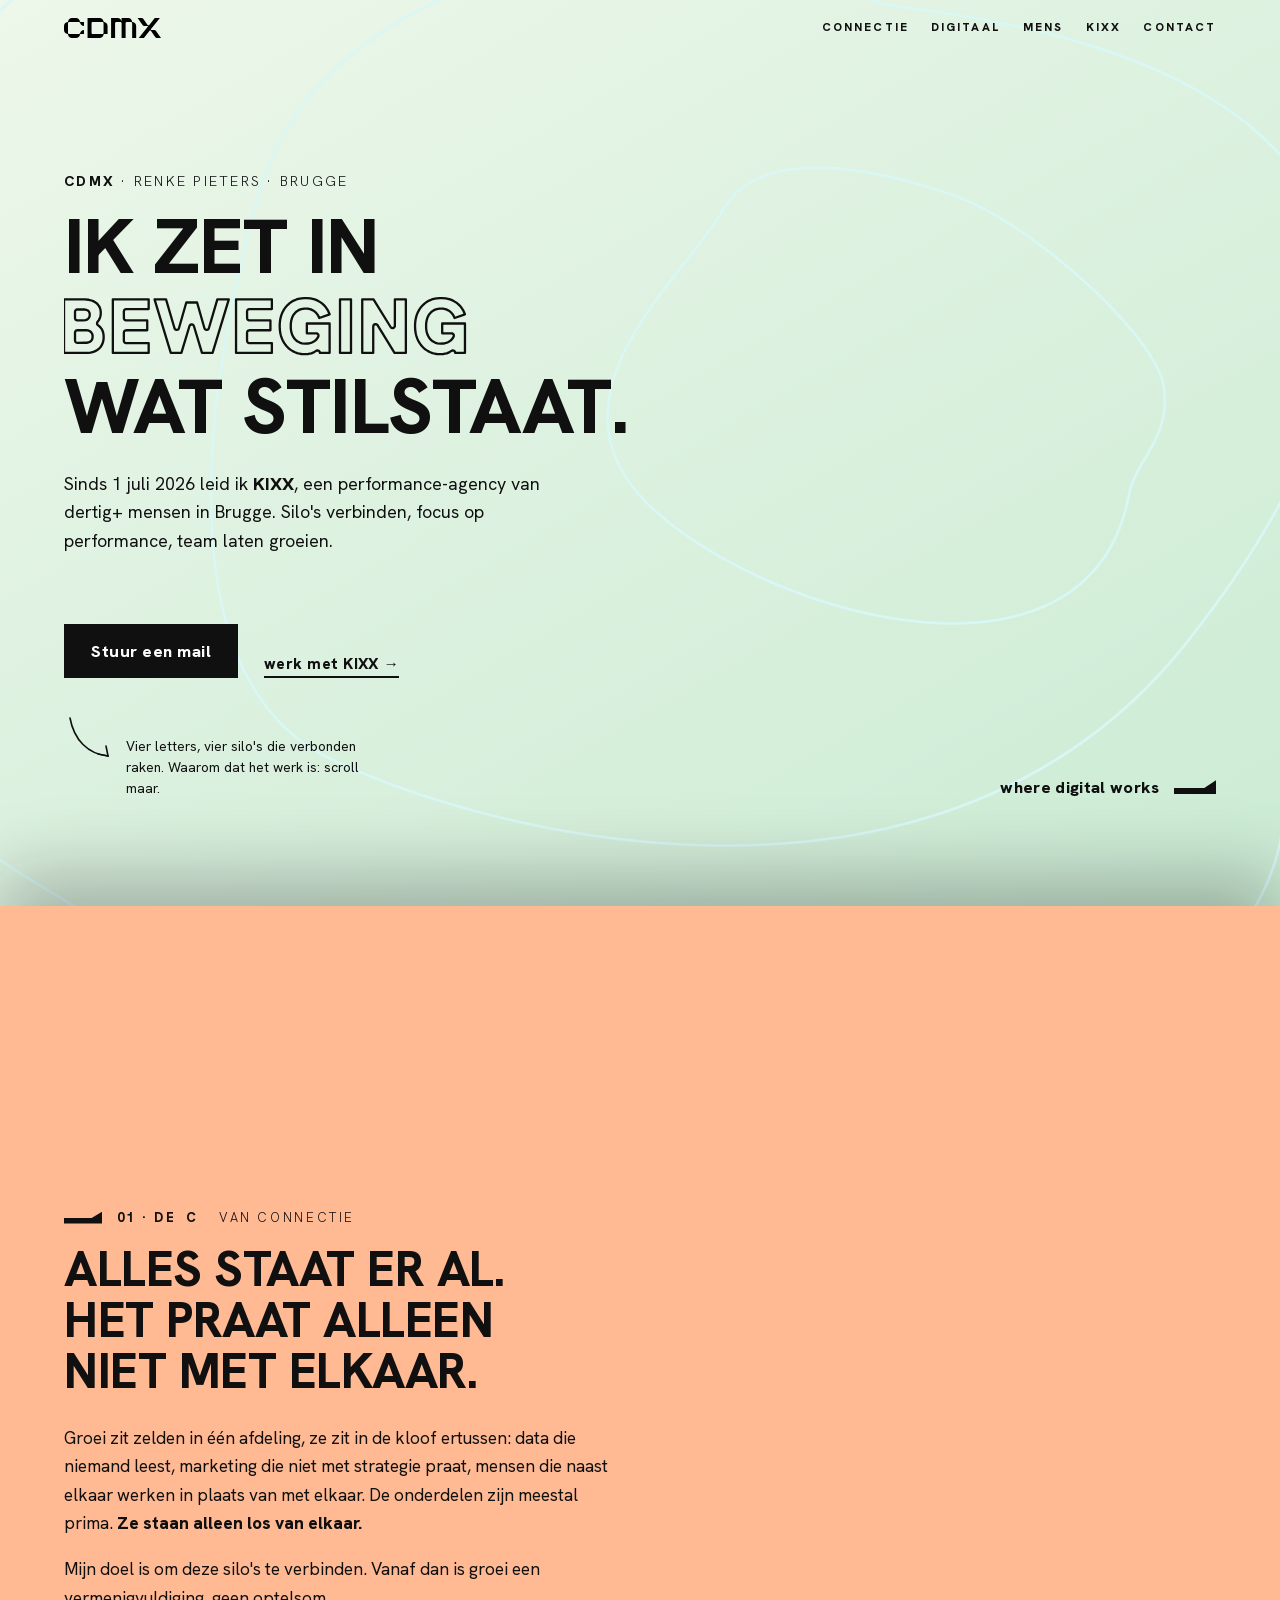
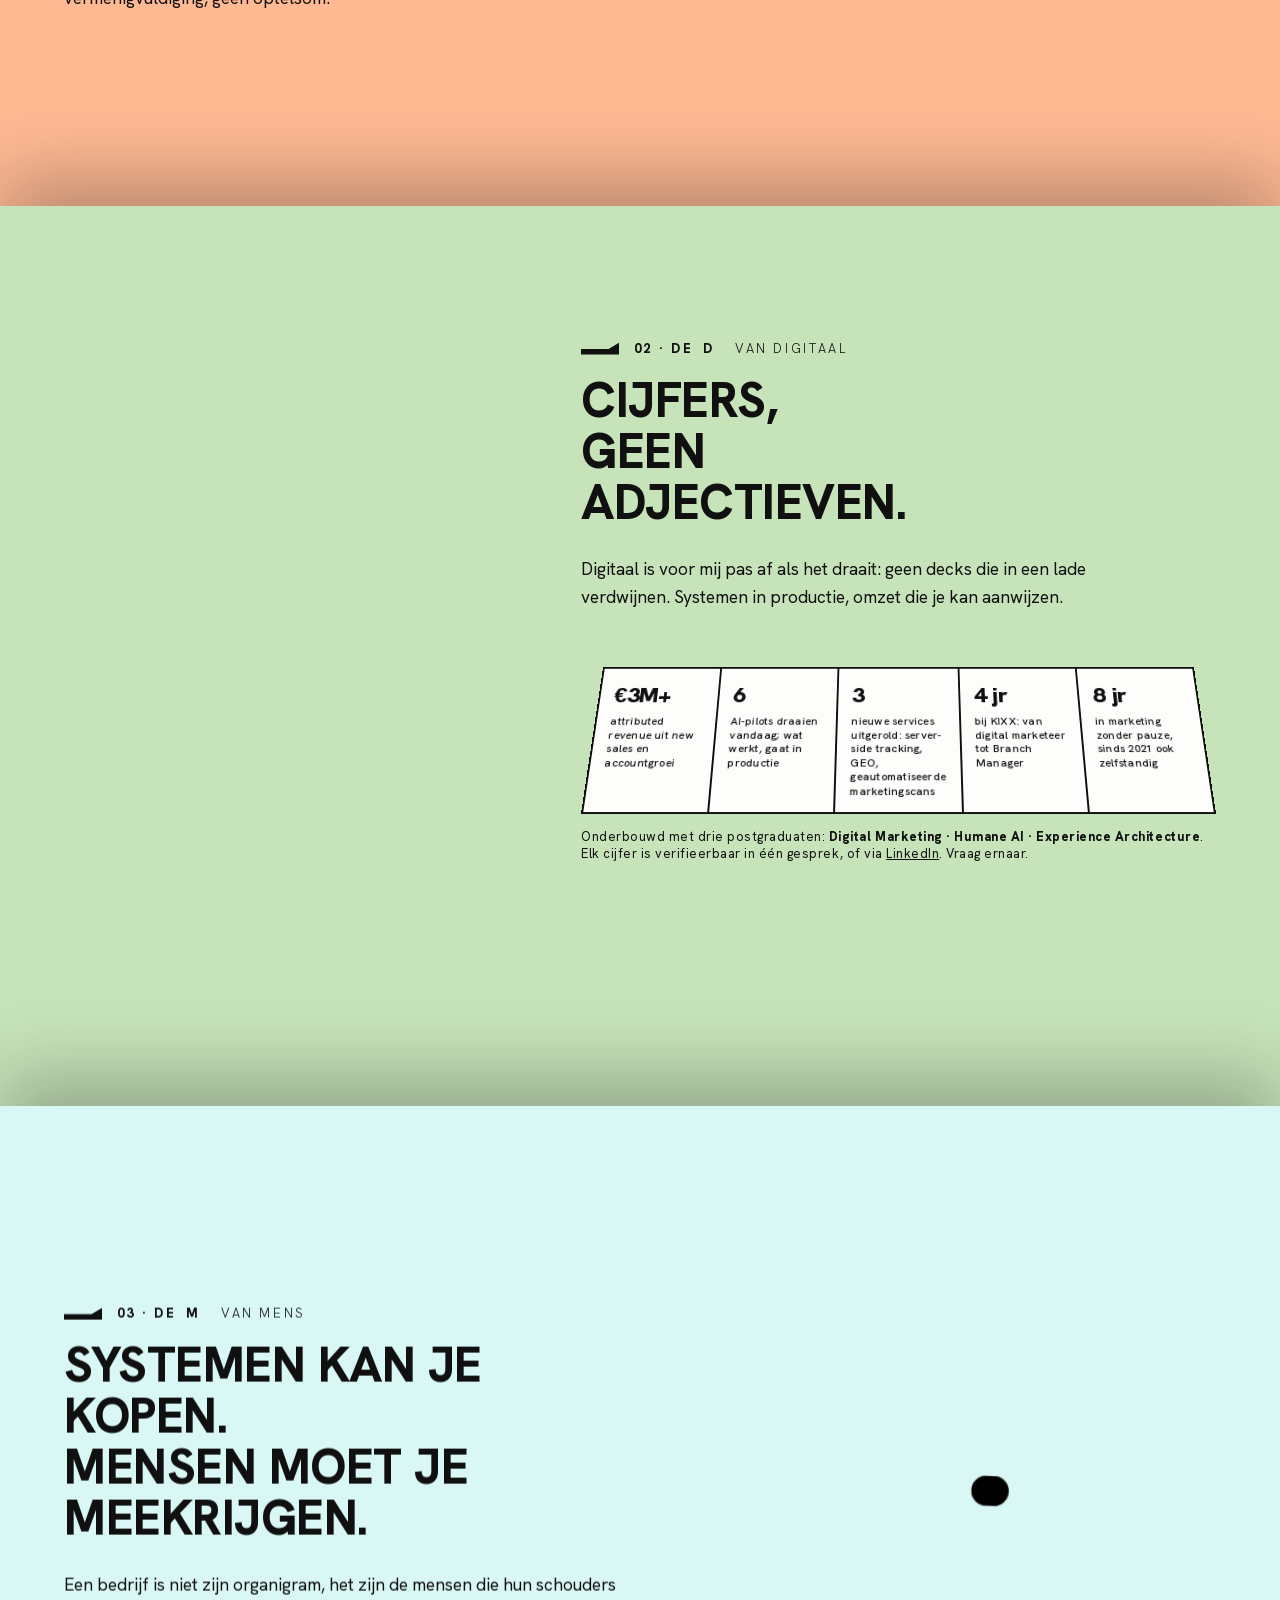
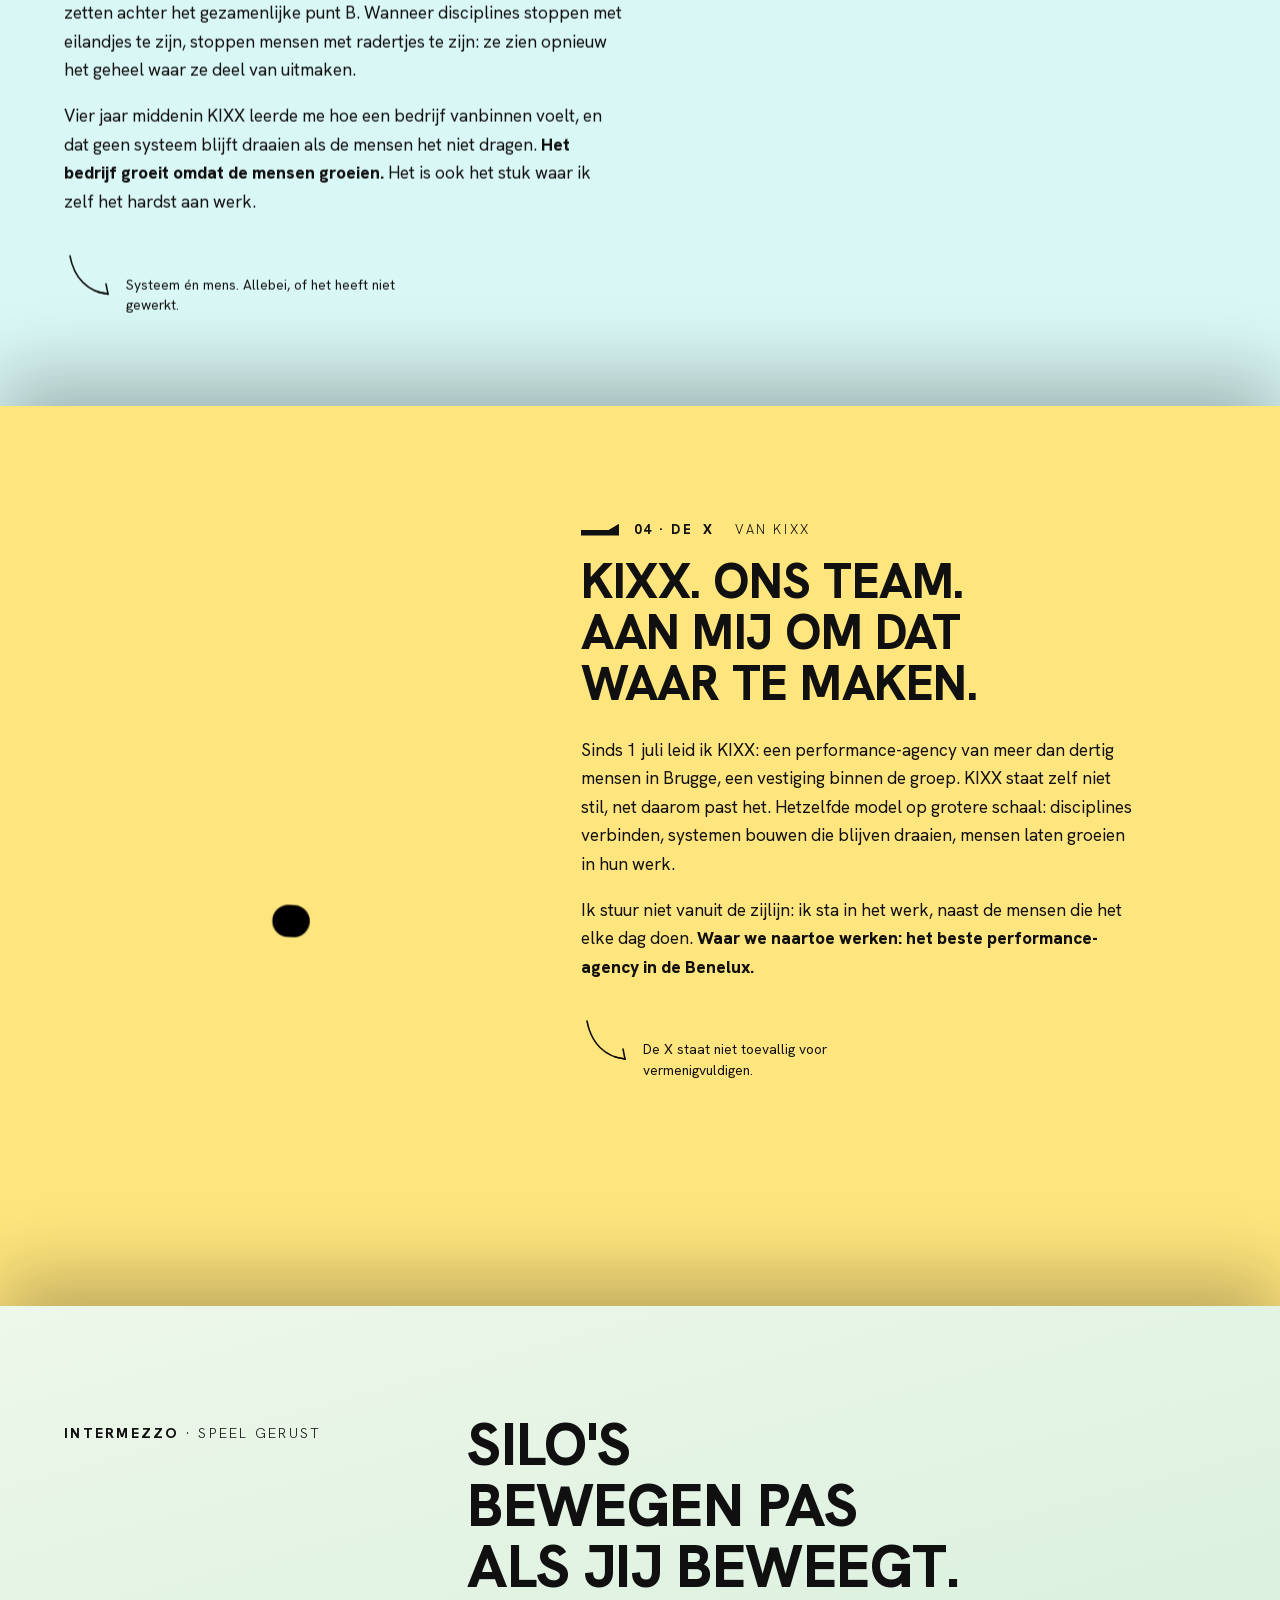
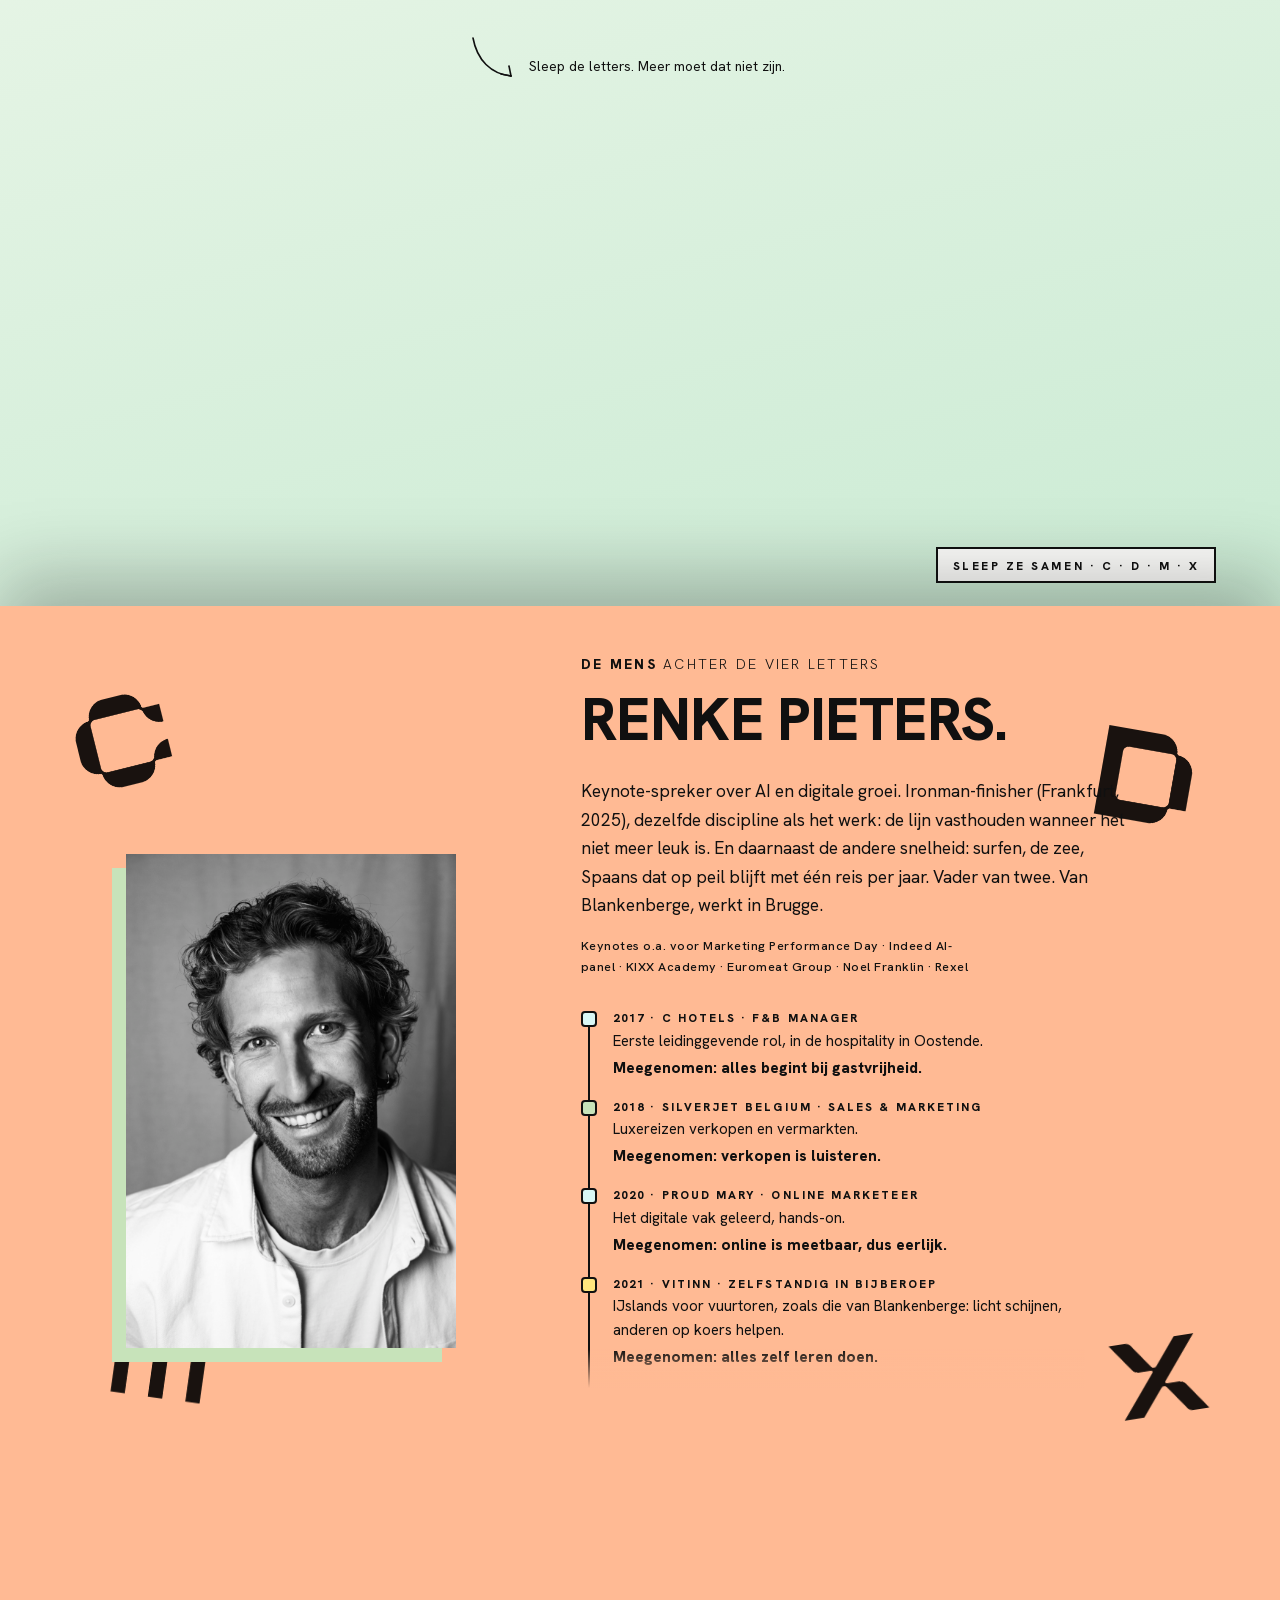
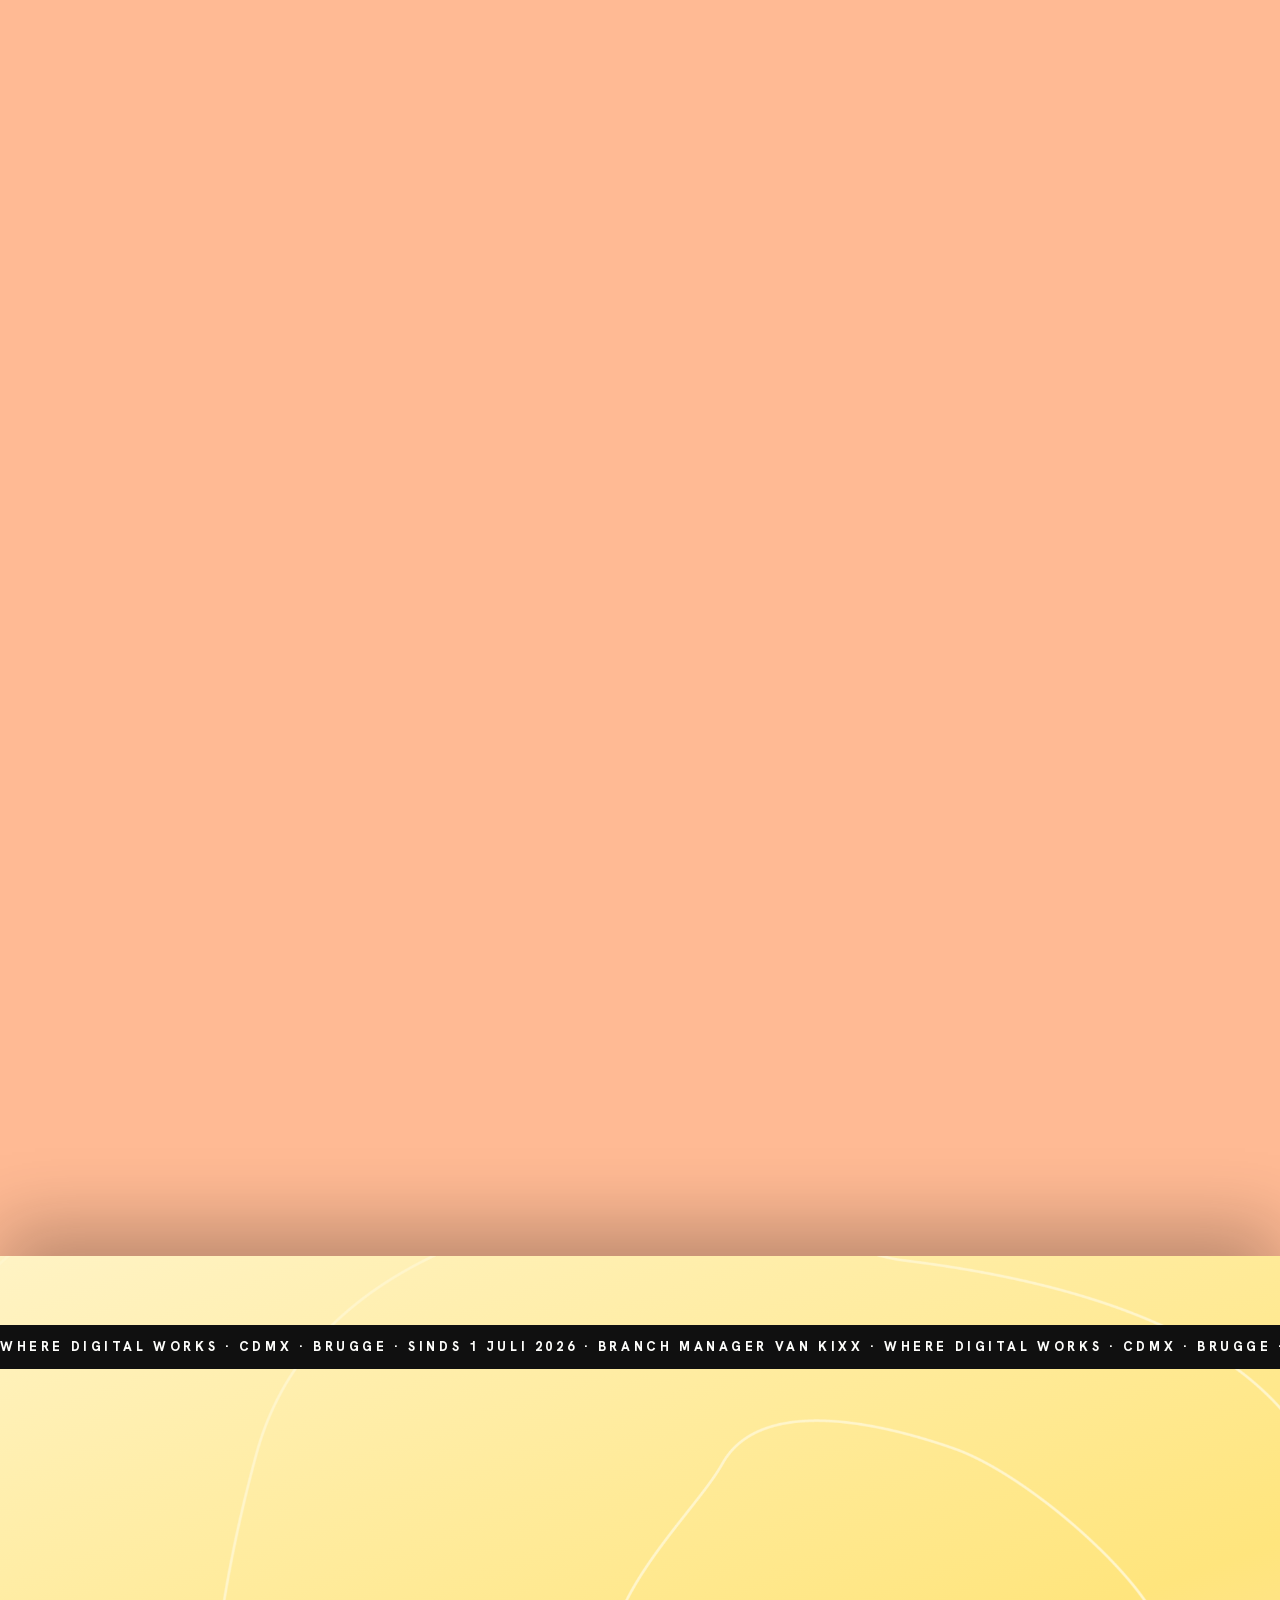
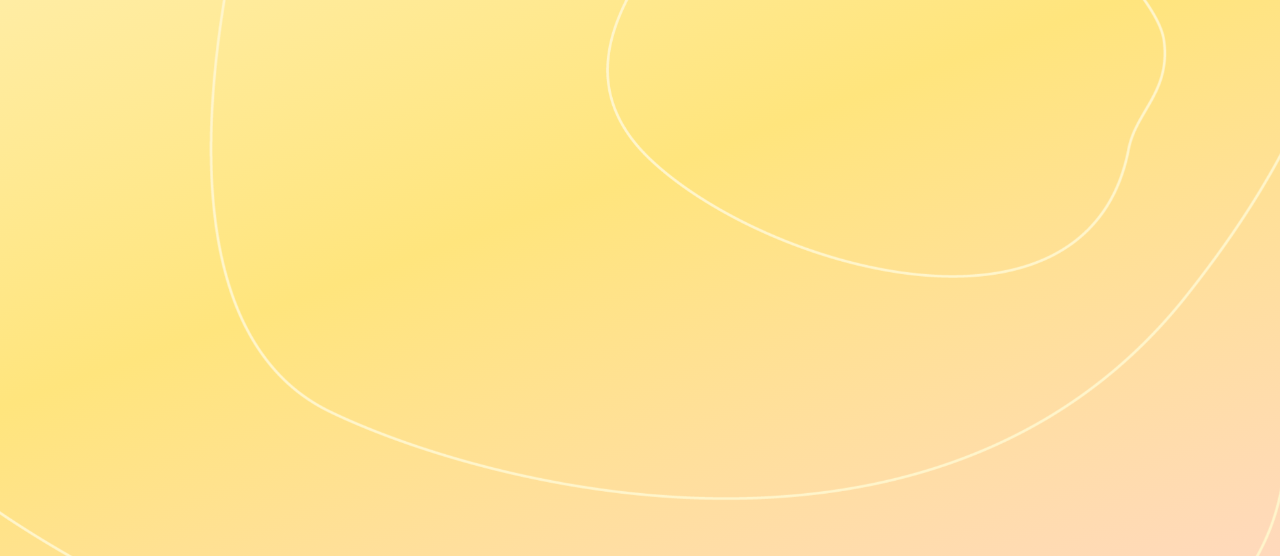
<file: redesign/v10-brandguide/index.html>
<!doctype html>
<html lang="nl">
<head>
<meta charset="utf-8" />
<meta name="viewport" content="width=device-width, initial-scale=1" />
<title>Renke Pieters · CDMX · Branch Manager KIXX, Brugge</title>
<meta name="description" content="Renke Pieters leidt KIXX (performance-agency, Brugge) als Branch Manager. Keynote-spreker over AI en digitale groei. CDMX is zijn vennootschap." />
<!-- LANCERING: 1) verwijder de noindex hieronder  2) serveer 404.html als foutpagina (Netlify: "/* /404.html 404" in _redirects | Apache: ErrorDocument 404 /404.html | nginx: error_page 404 /404.html;) -->
<meta name="robots" content="noindex" />
<link rel="canonical" href="https://cdmx.be/" />
<meta property="og:title" content="Ik zet in beweging wat stilstaat · Renke Pieters, CDMX" />
<meta property="og:description" content="Renke Pieters leidt KIXX als Branch Manager. Sleep de silo-letters en kijk zelf." />
<meta property="og:url" content="https://cdmx.be/" />
<meta property="og:image" content="https://cdmx.be/og.png" />
<meta property="og:type" content="website" />
<script type="application/ld+json">
{
  "@context": "https://schema.org",
  "@type": "Person",
  "name": "Renke Pieters",
  "url": "https://cdmx.be/",
  "jobTitle": "Branch Manager",
  "worksFor": { "@type": "Organization", "name": "KIXX", "url": "https://www.kixx-concept.be/" },
  "affiliation": { "@type": "Organization", "name": "CDMX", "url": "https://cdmx.be/" },
  "address": { "@type": "PostalAddress", "addressLocality": "Blankenberge", "addressCountry": "BE" },
  "workLocation": { "@type": "Place", "address": { "@type": "PostalAddress", "addressLocality": "Brugge", "addressCountry": "BE" } },
  "email": "mailto:renke@cdmx.be",
  "sameAs": ["https://www.linkedin.com/in/renke-pieters/"],
  "knowsAbout": ["AI in marketing", "digitale groei", "performance marketing", "marketing automation"],
  "hasCredential": [
    { "@type": "EducationalOccupationalCredential", "name": "Postgraduaat Digital Marketing" },
    { "@type": "EducationalOccupationalCredential", "name": "Postgraduaat Humane AI" },
    { "@type": "EducationalOccupationalCredential", "name": "Postgraduaat Experience Architecture" }
  ]
}
</script>
<link rel="icon" type="image/png" href="favicon.png" />
<script src="lib/gsap.min.js" defer></script>
<script src="lib/matter.min.js" defer></script>
<style>
/* ============================================================
   CDMX v10 · DE GIDS, IN BEWEGING (cutting edge cut)
   De originele brand guide als levende site. Vier silo-kolommen
   openen de site, pagina's stapelen als lagen, kolommen schuiven
   tegengesteld, letters onthullen via clip-path, en in het
   intermezzo vallen de silo-letters met echte physics.
   Eén font, vier pastellen, zwarte letters, contourlijnen.
   ============================================================ */

@font-face {
  font-family: "Hanken Grotesk";
  src: url("../../assets/fonts/HankenGrotesk-Variable.woff2") format("woff2-variations");
  font-weight: 100 900;
  font-display: swap;
}

:root {
  --peach:  #FFBA94;
  --green:  #C7E3BA;
  --cyan:   #D9F7F5;
  --yellow: #FFE57D;
  --ink:    #101010;
  --paper:  #FDFDFB;
  --mint-a: #EDF7EA;
  --mint-b: #CBEBD4;
  --gutter: clamp(1.25rem, 5vw, 5rem);
}

* { margin: 0; padding: 0; box-sizing: border-box; }

html { scroll-behavior: smooth; }
html, body { overflow-x: clip; }

body {
  font-family: "Hanken Grotesk", "Helvetica Neue", sans-serif;
  color: var(--ink);
  background: var(--ink);
  -webkit-font-smoothing: antialiased;
  text-rendering: optimizeLegibility;
}
body.lock { overflow: hidden; }

::selection { background: var(--ink); color: var(--yellow); }

:focus-visible {
  outline: 3px solid var(--ink);
  outline-offset: 3px;
}
.cta:focus-visible, .finale :focus-visible {
  outline-color: var(--ink);
}

img { display: block; max-width: 100%; }
a { color: inherit; }

/* ============================================================
   LOADER · vier silo-kolommen tillen op
   ============================================================ */

.loader {
  position: fixed; inset: 0; z-index: 100;
  display: flex;
  cursor: pointer;
}
.l-col {
  flex: 1;
  background: var(--c);
  display: grid; place-items: center;
  will-change: transform;
}
/* optisch gelijke hoogte en gedeelde baseline voor de vier letters */
.l-col img { height: clamp(56px, 11vw, 104px); width: auto; opacity: 0; }
@media (prefers-reduced-motion: reduce) { .loader { display: none; } }

/* ---------- vaste chrome: nav + paginanummer + voortgang ---------- */

.nav {
  position: fixed; inset: 0 0 auto 0; z-index: 40;
  display: flex; align-items: center; justify-content: space-between;
  padding: 1.1rem var(--gutter);
  mix-blend-mode: darken;
  pointer-events: none;
}
.nav a { pointer-events: auto; text-decoration: none; display: inline-block; }
.nav .mark img { height: 20px; width: auto; }
.nav-links {
  display: flex; gap: 1.4rem;
  font-size: 0.72rem; font-weight: 800; letter-spacing: 0.18em;
  text-transform: uppercase;
}
.nav-links a { position: relative; padding-bottom: 2px; }
.nav-links a::after {
  content: ""; position: absolute; left: 0; bottom: 0;
  width: 100%; height: 2px; background: var(--ink);
  transform: scaleX(0); transform-origin: left;
  transition: transform 0.35s cubic-bezier(0.65, 0, 0.35, 1);
}
.nav-links a:hover::after { transform: scaleX(1); }

.progress {
  position: fixed; top: 0; left: 0; z-index: 45;
  height: 3px; width: 100%;
  transform: scaleX(0); transform-origin: left;
  background: var(--ink);
  mix-blend-mode: darken;
}

/* ---------- pagina-skelet: gestapelde lagen ---------- */

.page {
  position: sticky; top: 0;
  min-height: 100svh;
  display: flex; flex-direction: column; justify-content: center;
  padding: clamp(5rem, 12vh, 8rem) var(--gutter);
  overflow: hidden;
  box-shadow: 0 -28px 70px rgba(16, 16, 16, 0.28);
}

.guide-grid {
  display: grid;
  grid-template-columns: minmax(12rem, 22rem) minmax(0, 1fr);
  gap: clamp(1.5rem, 4vw, 4rem);
  align-items: start;
  max-width: 78rem;
  width: 100%;
  margin-inline: auto;
}

.label {
  font-size: clamp(0.82rem, 1.1vw, 1rem);
  letter-spacing: 0.16em;
  text-transform: uppercase;
  font-weight: 300;
  padding-top: 0.7em;
}
.label b { font-weight: 800; }

.statement {
  font-size: clamp(2rem, 4.6vw, 4.2rem);
  line-height: 1.04;
  font-weight: 800;
  letter-spacing: -0.01em;
  text-transform: uppercase;
  max-width: 18ch;
  text-wrap: balance;
}

.body-copy {
  margin-top: clamp(1.4rem, 3vh, 2.4rem);
  font-size: clamp(1rem, 1.35vw, 1.2rem);
  line-height: 1.65;
  font-weight: 400;
  max-width: 56ch;
}
.body-copy + .body-copy { margin-top: 1em; }
.body-copy strong { font-weight: 800; }

.annot {
  margin-top: clamp(1.8rem, 4vh, 3rem);
  display: grid;
  grid-template-columns: max-content minmax(0, 30ch);
  justify-content: start;
  gap: 1rem;
  align-items: start;
}
.annot svg { width: 46px; height: 46px; overflow: visible; }
.annot svg path, .annot svg line {
  stroke: var(--ink); stroke-width: 1.6; fill: none;
  stroke-linecap: round;
}
.annot p {
  font-size: 0.86rem; line-height: 1.5; font-weight: 400;
  padding-top: 1.4rem;
}

/* ---------- reveals ---------- */

.rv {
  opacity: 0;
  transform: translateY(26px);
  transition: opacity 0.9s cubic-bezier(0.22, 1, 0.36, 1),
              transform 0.9s cubic-bezier(0.22, 1, 0.36, 1);
  transition-delay: var(--d, 0s);
}
.in .rv { opacity: 1; transform: none; }

.ln { display: block; overflow: hidden; }
.ln > span {
  display: block;
  transform: translateY(112%);
  transition: transform 1s cubic-bezier(0.22, 1, 0.36, 1);
  transition-delay: var(--d, 0s);
}
.in .ln > span { transform: translateY(0); }

/* char-mode: GSAP neemt het over van de CSS-maskers */
.char-mode .ln > span { transition: none; transform: none; }
.char-mode .word { display: inline-block; white-space: nowrap; }
.char-mode .ch {
  display: inline-block;
  transform: translateY(115%) rotate(7deg);
  transform-origin: 0 100%;
  will-change: transform;
}

.drift, .letter-art img { will-change: transform; }

@media (prefers-reduced-motion: reduce) {
  .rv, .ln > span, .char-mode .ch { opacity: 1; transform: none !important; transition: none; }
  html { scroll-behavior: auto; }
  .operator { height: auto; }
  .op-pin { position: static; height: auto; }
  .timeline { max-height: none; overflow: visible; }
  .timeline::after { display: none; }
}

/* ============================================================
   00 · COVER
   ============================================================ */

.cover {
  background: linear-gradient(150deg, var(--mint-a) 0%, var(--mint-b) 100%);
  justify-content: space-between;
  padding-top: clamp(6rem, 16vh, 10rem);
}
/* de originele brand-guide patterns, integraal overgenomen */
.contours {
  position: absolute; inset: -12%;
  width: 124%; height: 124%;
  max-width: none;
  object-fit: cover;
  pointer-events: none; user-select: none;
  opacity: 0;
  animation: contours-in 2.4s cubic-bezier(0.22, 1, 0.36, 1) forwards;
}
@keyframes contours-in { to { opacity: 1; } }
.adrift { animation: adrift 40s ease-in-out infinite alternate; }
.contours.adrift { animation: contours-in 2.4s cubic-bezier(0.22, 1, 0.36, 1) forwards,
                              adrift 40s ease-in-out infinite alternate; }
@keyframes adrift {
  from { transform: translate(0, 0) rotate(0deg); }
  to { transform: translate(-2.5%, 1.5%) rotate(2.2deg); }
}
@media (prefers-reduced-motion: reduce) {
  .contours, .contours.adrift { animation: none; opacity: 1; }
  .adrift { animation: none; }
}

.cover-hero { position: relative; z-index: 2; margin-top: 2vh; }
.cover-hero h1 { margin-top: 1.1rem; }
.cover-cta {
  margin-top: clamp(1.6rem, 4vh, 2.6rem);
  /* flex-end: de onderstreping van de ghost-link ligt gelijk met
     de onderkant van de zwarte knop */
  display: flex; align-items: flex-end; gap: 1.6rem; flex-wrap: wrap;
}
.cta-ghost {
  font-weight: 800; font-size: clamp(0.9rem, 1.2vw, 1.05rem);
  letter-spacing: 0.03em; text-decoration: none;
  border-bottom: 2px solid var(--ink); padding-bottom: 2px;
}
.cta-ghost:hover { background: var(--yellow); }
.finale .cta-ghost:hover { background: var(--paper); }

.cover-foot {
  position: relative; z-index: 2;
  display: flex; align-items: flex-end; justify-content: space-between;
  gap: 2rem;
}
.cover-kicker {
  margin-top: clamp(1.1rem, 2.5vh, 1.8rem);
  font-size: clamp(0.98rem, 1.4vw, 1.2rem);
  font-weight: 400; line-height: 1.6; max-width: 48ch;
}
.cover-kicker b { font-weight: 800; }
.cover-cue {
  display: flex; align-items: center; gap: 0.9rem;
  font-weight: 800; font-size: clamp(0.95rem, 1.3vw, 1.1rem);
  letter-spacing: 0.02em;
  white-space: nowrap;
}
.cue-dash {
  display: inline-block; width: 42px; height: 14px;
  background: var(--ink);
  clip-path: polygon(0 55%, 72% 55%, 100% 0, 100% 100%, 0 100%);
  animation: nudge 2.6s ease-in-out infinite;
}
@keyframes nudge {
  0%, 100% { transform: translateX(0); }
  50% { transform: translateX(8px); }
}
@media (prefers-reduced-motion: reduce) { .cue-dash { animation: none; } }

/* ============================================================
   01 · STATEMENT (witte gids-pagina)
   ============================================================ */

.statement-xl {
  font-size: clamp(2.4rem, 6vw, 5.4rem);
  max-width: 14ch;
}
/* contourwoord als vectorpaden uit het font (ronde joins): open
   letters, geen vulling */
.hollow { font-style: normal; }
.hollow svg {
  display: inline-block;
  height: 0.731em; width: auto;
  overflow: visible;
  vertical-align: -0.017em;
}
.hollow svg path {
  fill: none;
  stroke: var(--ink); stroke-width: 30;
  stroke-linejoin: round; stroke-linecap: round;
}

/* ============================================================
   LETTER-HOOFDSTUKKEN
   ============================================================ */

.chapter { color: var(--ink); }
.chapter .inner {
  position: relative; z-index: 2;
  max-width: 78rem; margin-inline: auto; width: 100%;
  display: grid;
  grid-template-columns: minmax(0, 7fr) minmax(0, 5fr);
  gap: clamp(2rem, 5vw, 5rem);
  align-items: center;
}
.chapter.flip .inner { grid-template-columns: minmax(0, 5fr) minmax(0, 7fr); }
.chapter.flip .letter-art { order: -1; }

.letter-art {
  position: relative;
  display: flex; align-items: center; justify-content: center;
  min-height: 34vh;
}
.letter-art img {
  width: min(34vw, 420px);
  height: auto;
}

.ch-label {
  font-size: 0.82rem; letter-spacing: 0.2em;
  text-transform: uppercase; font-weight: 300;
  display: flex; align-items: center; gap: 0.9rem;
}
.ch-label b { font-weight: 800; }
/* extra lucht tussen "De" en de letter, anders leest DE C als DEC */
.ch-label .cl { margin-left: 0.35em; }
/* merkvorm uit de guide (zelfde dash als bij "where digital works")
   in plaats van een generiek streepje */
.ch-label::before {
  content: ""; width: 2.4rem; height: 12px; background: var(--ink);
  clip-path: polygon(0 55%, 72% 55%, 100% 0, 100% 100%, 0 100%);
  display: inline-block;
}
.ch-head {
  margin-top: 1.1rem;
  font-size: clamp(1.9rem, 3.8vw, 3.4rem);
  line-height: 1.05; font-weight: 800;
  text-transform: uppercase; letter-spacing: -0.01em;
  max-width: 17ch;
}

.ch-c { background: var(--peach); }
.ch-d { background: var(--green); }
.ch-m { background: var(--cyan); }
.ch-x { background: var(--yellow); }

/* ---------- bewijsstrook in gids-kleurspecs-stijl ---------- */

.persp { perspective: 900px; }
.proof-strip {
  margin-top: clamp(1.8rem, 4vh, 2.6rem);
  display: grid;
  grid-template-columns: repeat(5, 1fr);
  border: 2px solid var(--ink);
  background: var(--ink);
  gap: 2px;
  transform-origin: 50% 100%;
  will-change: transform;
}
.proof-cell {
  background: var(--paper); padding: 1rem 0.9rem 0.9rem;
  transition: transform 0.25s cubic-bezier(0.22, 1, 0.36, 1);
}
.proof-cell:hover { transform: translateY(-5px); }
.proof-num {
  font-size: clamp(1.15rem, 1.9vw, 1.7rem);
  font-weight: 900; letter-spacing: -0.01em;
  font-variant-numeric: tabular-nums;
}
.proof-cap {
  margin-top: 0.45rem;
  font-size: 0.72rem; line-height: 1.35; font-weight: 500;
  letter-spacing: 0.02em;
}
.proof-foot {
  margin-top: 0.9rem;
  font-size: 0.8rem; font-weight: 400; letter-spacing: 0.04em;
}
.proof-foot b { font-weight: 800; }

/* ============================================================
   INTERMEZZO · physics-speeltuin met de silo-letters
   ============================================================ */

.inter {
  background: linear-gradient(165deg, var(--mint-a) 0%, var(--mint-b) 100%);
  justify-content: flex-start;
}
.inter canvas {
  position: absolute; inset: 0; z-index: 1;
  width: 100%; height: 100%;
  touch-action: pan-y;
  cursor: grab;
}
.inter canvas:active { cursor: grabbing; }
.inter-copy { position: relative; z-index: 2; pointer-events: none; }
.inter-copy .statement { max-width: 16ch; }
.inter-hint {
  position: absolute; z-index: 2;
  right: var(--gutter); bottom: 1.4rem;
  font-size: 0.72rem; font-weight: 800;
  letter-spacing: 0.22em; text-transform: uppercase;
  pointer-events: none;
  background: var(--paper);
  border: 2px solid var(--ink);
  padding: 0.55rem 0.9rem;
}
.inter-fallback {
  display: none;
  position: relative; z-index: 2;
  margin-top: 8vh;
  justify-content: center; gap: clamp(1rem, 5vw, 4rem);
}
.inter-fallback img { width: clamp(3.4rem, 10vw, 7rem); height: auto; }
.no-physics .inter-fallback { display: flex; }
.no-physics .inter canvas, .no-physics .inter-hint { display: none; }

/* ============================================================
   DE OPERATOR (witte pagina, gestrooide letters)
   ============================================================ */

/* fullscreen kaart in gids-pastel (zoals het visitekaartje); de extra
   sectiehoogte is de scrollruimte voor de timeline binnen de gepinde kaart */
.operator {
  background: var(--peach);
  height: 250svh;
  padding: 0;
  justify-content: flex-start;
  /* de kaart (op-pin) pint, de sectie zelf niet; overflow moet open,
     anders is de sticky binnenin dood */
  position: relative;
  overflow: visible;
}
.op-pin {
  position: sticky; top: 0;
  height: 100svh;
  display: flex; flex-direction: column; justify-content: center;
  padding: clamp(5rem, 12vh, 8rem) var(--gutter);
  overflow: hidden;
}
.scatter {
  position: absolute; z-index: 1; width: clamp(3rem, 7vw, 6rem);
  opacity: 0.9; pointer-events: none; user-select: none;
  animation: floaty 7s ease-in-out infinite alternate;
  animation-delay: var(--fd, 0s);
}
.scatter img { width: 100%; height: auto; }
.sc-c { top: 10%;  left: 6%;  rotate: -14deg; }
.sc-d { top: 14%;  right: 7%; rotate: 10deg; }
.sc-m { bottom: 12%; left: 9%; rotate: 8deg; }
.sc-x { bottom: 10%; right: 6%; rotate: -9deg; }
@keyframes floaty {
  from { transform: translateY(-9px); }
  to { transform: translateY(9px); }
}
@media (prefers-reduced-motion: reduce) { .scatter { animation: none; } }

.op-grid {
  position: relative; z-index: 2;
  max-width: 78rem; margin-inline: auto; width: 100%;
  display: grid;
  grid-template-columns: minmax(0, 5fr) minmax(0, 7fr);
  gap: clamp(2rem, 5vw, 5rem);
  align-items: center;
}
.op-photo { position: relative; justify-self: center; }
.op-photo::before {
  content: ""; position: absolute; inset: 0;
  transform: translate(-14px, 14px);
  background: var(--green);
  z-index: -1;
}
.op-photo img {
  width: min(70vw, 330px); height: auto;
  filter: saturate(0.92);
}
.op-stages {
  margin-top: 1rem;
  font-size: 0.78rem; line-height: 1.7; font-weight: 500;
  letter-spacing: 0.04em;
  max-width: 56ch;
}

/* ---------- timeline: waar ik vandaan kom, wat ik meenam ---------- */

.timeline {
  margin-top: clamp(1.6rem, 3.5vh, 2.4rem);
  position: relative;
  max-width: 56ch;
  max-height: 42vh;
  overflow: hidden;
}
/* fade onderaan als hint dat er meer volgt; verdwijnt als de
   timeline uitgescrold is */
.timeline::after {
  content: ""; position: absolute;
  left: 0; right: 0; bottom: 0; height: 2.4rem;
  background: linear-gradient(transparent, var(--peach));
  pointer-events: none;
  transition: opacity 0.4s;
}
.timeline.tl-done::after { opacity: 0; }
.tl-scroll { position: relative; will-change: transform; }
.tl-scroll::before {
  content: ""; position: absolute;
  left: 7px; top: 8px; bottom: 8px;
  width: 2px; background: var(--ink);
}
.tl-row {
  position: relative;
  display: grid; grid-template-columns: 16px 1fr;
  gap: 1rem;
}
.tl-row + .tl-row { margin-top: 1.15rem; }
.tl-dot {
  width: 16px; height: 16px; margin-top: 1px;
  background: var(--tc, var(--paper));
  border: 2px solid var(--ink); border-radius: 4px;
  position: relative; z-index: 1;
}
.tl-tag {
  font-size: 0.72rem; font-weight: 800;
  letter-spacing: 0.18em; text-transform: uppercase;
}
.tl-txt {
  margin-top: 0.3rem;
  font-size: 0.95rem; line-height: 1.55; font-weight: 400;
}
/* "Meegenomen:" telkens op een eigen regel */
.tl-txt b { display: block; margin-top: 0.2rem; font-weight: 800; }

/* ============================================================
   SLOT · WHERE DIGITAL WORKS
   ============================================================ */

.finale {
  background: linear-gradient(160deg, #FFF3C4 0%, var(--yellow) 55%, #FFD9BC 100%);
  justify-content: space-between;
  padding-top: 0;
}

.marquee {
  position: relative; z-index: 2;
  margin: 4.3rem calc(var(--gutter) * -1) 0;
  background: var(--ink); color: var(--paper);
  overflow: hidden; white-space: nowrap;
  padding: 0.85rem 0;
  font-size: 0.8rem; font-weight: 800;
  letter-spacing: 0.28em; text-transform: uppercase;
}
.marquee-track {
  display: inline-block;
  animation: slide 30s linear infinite;
}
@keyframes slide { to { transform: translateX(-50%); } }
@media (prefers-reduced-motion: reduce) { .marquee-track { animation: none; } }

.finale-head {
  position: relative; z-index: 2;
  font-size: clamp(2.8rem, 8vw, 7rem);
  line-height: 0.98; font-weight: 900;
  text-transform: uppercase; letter-spacing: -0.02em;
  max-width: 15ch;
  margin-top: 4vh;
}
.finale-sub {
  position: relative; z-index: 2;
  margin-top: 1.6rem;
  font-size: clamp(1rem, 1.5vw, 1.25rem);
  max-width: 46ch; line-height: 1.6;
}
.cta {
  position: relative; z-index: 2;
  display: inline-block; margin-top: 2rem;
  padding: 1rem 1.7rem;
  background: var(--ink); color: var(--paper);
  text-decoration: none;
  font-weight: 800; font-size: clamp(0.95rem, 1.3vw, 1.15rem);
  letter-spacing: 0.03em;
  transition: box-shadow 0.3s;
}
.cta:hover { box-shadow: 6px 6px 0 rgba(16, 16, 16, 0.55); }
.finale-foot {
  position: relative; z-index: 2;
  display: flex; align-items: flex-end; justify-content: space-between;
  gap: 2rem; flex-wrap: wrap;
  margin-top: 3vh;
}
.finale-foot .mark img { height: 22px; width: auto; }
.finale-meta {
  text-align: right;
  font-size: 0.82rem; line-height: 1.7; font-weight: 500;
}
.finale-meta a { text-decoration-thickness: 1px; text-underline-offset: 3px; }
.finale-meta .signoff { font-weight: 800; letter-spacing: 0.04em; }

/* ============================================================
   RESPONSIVE
   ============================================================ */

@media (max-width: 860px) {
  .page { position: relative; box-shadow: none; }
  .operator { height: auto; }
  .op-pin { position: static; height: auto; }
  .timeline { max-height: none; overflow: visible; }
  .timeline::after { display: none; }
  .guide-grid { grid-template-columns: 1fr; gap: 1.2rem; }
  .chapter .inner, .chapter.flip .inner { grid-template-columns: 1fr; }
  .chapter .letter-art, .chapter.flip .letter-art { order: 2; }
  .letter-art { min-height: 0; margin-top: 2rem; justify-content: flex-end; }
  .letter-art img { width: min(46vw, 240px); }
  .proof-strip { grid-template-columns: repeat(2, 1fr); }
  .proof-cell:nth-child(5) { grid-column: 1 / -1; }
  .op-grid { grid-template-columns: 1fr; }
  .op-photo { justify-self: start; }
  .nav-links { gap: 0.9rem; font-size: 0.66rem; }
  .nav-links .hide-s { display: none; }
  .cover-foot { flex-direction: column; align-items: flex-start; }
  /* strooiletters vallen op mobiel midden in de timeline-tekst */
  .scatter { display: none; }
  .marquee { margin: 4.3rem calc(var(--gutter) * -1) 0; }
}
</style>
</head>
<body class="lock">

<!-- ========== LOADER: vier silo's tillen op ========== -->
<div class="loader" id="loader" aria-hidden="true">
  <div class="l-col" style="--c: var(--peach)"><img src="../../assets/logos/letter-C.png" alt="" /></div>
  <div class="l-col" style="--c: var(--green)"><img src="../../assets/logos/letter-D.png" alt="" /></div>
  <div class="l-col" style="--c: var(--cyan)"><img src="../../assets/logos/letter-M.png" alt="" /></div>
  <div class="l-col" style="--c: var(--yellow)"><img src="../../assets/logos/letter-x.png" alt="" /></div>
</div>

<div class="progress" id="progress" aria-hidden="true"></div>

<nav class="nav" aria-label="Hoofdnavigatie">
  <a class="mark magnet" href="#cover" aria-label="CDMX, naar boven">
    <img src="../../assets/logos/CDMX-Logo.svg" alt="CDMX" />
  </a>
  <div class="nav-links">
    <a class="magnet" href="#c">Connectie</a>
    <a class="magnet" href="#d">Digitaal</a>
    <a class="magnet" href="#m">Mens</a>
    <a class="magnet" href="#x">KIXX</a>
    <a class="magnet hide-s" href="mailto:renke@cdmx.be">Contact</a>
  </div>
</nav>

<!-- ========== 00 · COVER ========== -->
<header class="page cover" id="cover">
  <img class="contours adrift" src="../../assets/patterns/pattern-mint.png" alt="" aria-hidden="true" />

  <div class="cover-hero drift" data-shift="-30">
    <p class="label rv"><b>CDMX</b> · Renke Pieters · Brugge</p>
    <h1 class="statement statement-xl" aria-label="Ik zet in beweging wat stilstaat.">
      <span class="ln"><span>Ik zet in <em class="hollow"><svg viewBox="63 -714 5214 730" preserveAspectRatio="xMidYMid meet" aria-hidden="true"><g transform="scale(1,-1)"><path transform="translate(0,0)" d="M63.2,696.8 330.2,696.8 384.8,691.1 421.6,681.6 442.7,673.3 462.6,662.8 480.7,650.5 496.7,636.4 516.6,611.7 530.0,585.4 536.4,564.5 540.9,532.7 540.3,500.6 536.5,476.3 529.6,453.2 516.3,426.4 495.6,398.1 493.0,391.2 493.1,376.6 500.1,363.7 523.5,345.5 539.5,329.4 551.9,312.5 562.2,293.2 570.0,272.0 575.4,248.5 578.3,223.8 578.5,193.4 576.1,167.6 571.1,143.4 563.7,121.0 553.9,100.2 541.5,81.0 526.6,63.5 509.3,47.8 490.1,34.3 468.9,23.0 445.1,13.7 407.7,4.6 379.9,1.2 63.2,0.2ZM350.8,131.8 377.0,135.5 397.1,142.7 413.0,153.3 426.8,171.3 434.1,193.0 435.2,224.6 429.3,248.8 417.1,268.1 404.7,279.1 390.4,286.8 372.2,292.5 355.1,294.9 236.2,295.4 221.2,291.4 215.0,286.6 210.2,280.4 206.2,265.4 206.2,161.4 210.2,146.4 215.0,140.2 221.2,135.4 236.2,131.4ZM318.1,423.2 342.2,425.6 360.5,431.8 376.2,442.5 387.8,456.5 395.7,475.8 398.2,498.7 395.2,520.1 386.7,537.6 377.5,547.4 366.0,555.1 351.5,561.0 336.2,564.2 236.2,565.6 221.2,561.6 210.2,550.6 206.2,535.6 206.2,453.2 210.2,438.2 215.0,432.0 228.4,424.2Z"/><path transform="translate(635,0)" d="M63.2,696.8 529.0,696.8 529.0,569.4 236.2,569.2 221.2,565.2 215.0,560.4 210.2,554.2 206.2,539.2 207.2,444.4 215.0,431.0 228.4,423.2 510.2,422.0 510.2,294.6 236.2,294.4 221.2,290.4 210.2,279.4 206.2,264.4 206.2,157.8 210.2,142.8 215.0,136.6 221.2,131.8 236.2,127.8 529.0,127.6 529.0,0.2 63.2,0.2Z"/><path transform="translate(1230,0)" d="M10.5,696.8 159.6,696.8 270.0,320.1 273.1,313.0 284.1,302.4 298.9,298.5 313.7,302.5 319.8,307.1 327.6,320.3 423.2,655.6 563.6,655.6 659.1,320.4 666.9,307.2 680.2,299.6 687.9,298.6 702.7,302.4 708.9,307.0 716.8,320.2 827.0,696.8 976.1,696.8 765.0,0.2 627.2,0.2 522.1,349.9 514.2,362.9 508.1,367.5 493.4,371.3 478.7,367.5 467.8,356.9 464.7,349.9 359.6,0.2 221.6,0.2Z"/><path transform="translate(2237,0)" d="M63.2,696.8 529.0,696.8 529.0,569.4 236.2,569.2 221.2,565.2 215.0,560.4 210.2,554.2 206.2,539.2 207.2,444.4 215.0,431.0 228.4,423.2 510.2,422.0 510.2,294.6 236.2,294.4 221.2,290.4 210.2,279.4 206.2,264.4 206.2,157.8 210.2,142.8 215.0,136.6 221.2,131.8 236.2,127.8 529.0,127.6 529.0,0.2 63.2,0.2Z"/><path transform="translate(2832,0)" d="M364.0,-16.8 324.1,-14.7 298.0,-10.9 261.9,-1.9 227.3,11.3 204.7,22.9 173.6,43.0 145.3,66.6 120.3,93.0 97.8,123.3 78.1,156.9 66.6,181.4 53.2,219.1 46.1,246.5 39.1,288.4 36.5,318.5 35.8,364.7 39.0,409.1 43.5,438.1 53.1,478.2 61.9,504.3 72.4,528.8 91.1,563.3 112.9,594.5 137.9,622.3 165.9,646.9 196.4,667.8 219.2,680.3 253.8,694.8 279.1,702.4 317.9,710.1 358.4,713.6 388.5,713.5 435.1,709.1 463.6,703.5 491.4,695.5 530.8,679.1 567.9,657.2 589.8,640.6 610.3,621.9 638.1,590.0 653.8,566.9 667.5,542.6 684.7,501.9 550.3,453.5 531.6,492.2 507.0,524.0 476.2,549.2 441.4,566.1 400.4,575.4 355.7,576.4 317.0,569.9 296.9,563.2 276.9,553.5 247.1,532.2 221.6,503.9 209.4,484.6 199.5,464.3 186.7,424.3 179.9,378.2 179.9,319.7 186.4,274.5 199.0,234.3 217.4,199.6 236.6,175.1 264.4,151.3 295.7,134.3 325.6,124.9 365.0,120.1 404.0,122.2 441.4,130.3 462.9,138.5 479.9,147.6 496.8,159.3 510.9,172.3 524.8,189.7 537.5,211.8 540.0,219.0 539.2,234.0 531.2,246.7 518.1,254.0 388.8,255.2 388.8,382.6 684.8,382.6 685.0,2.0 683.0,0.0 559.2,0.3 555.3,14.7 545.8,26.2 532.0,31.7 524.4,31.7 517.2,29.9 478.4,7.0 447.3,-5.2 407.4,-13.9Z"/><path transform="translate(3589,0)" d="M63.2,696.8 206.0,696.8 206.0,0.2 63.2,0.2Z"/><path transform="translate(3878,0)" d="M63.2,696.8 209.5,696.8 431.9,337.1 443.0,326.5 457.9,322.9 465.6,324.0 478.8,331.8 486.4,345.2 487.4,352.9 487.6,696.8 630.4,696.8 630.4,0.2 482.9,0.2 261.8,360.9 250.7,371.5 235.7,375.2 220.9,371.0 214.8,366.2 210.1,360.1 206.2,345.2 206.0,0.2 63.2,0.2Z"/><path transform="translate(4592,0)" d="M364.0,-16.8 324.1,-14.7 298.0,-10.9 261.9,-1.9 227.3,11.3 204.7,22.9 173.6,43.0 145.3,66.6 120.3,93.0 97.8,123.3 78.1,156.9 66.6,181.4 53.2,219.1 46.1,246.5 39.1,288.4 36.5,318.5 35.8,364.7 39.0,409.1 43.5,438.1 53.1,478.2 61.9,504.3 72.4,528.8 91.1,563.3 112.9,594.5 137.9,622.3 165.9,646.9 196.4,667.8 219.2,680.3 253.8,694.8 279.1,702.4 317.9,710.1 358.4,713.6 388.5,713.5 435.1,709.1 463.6,703.5 491.4,695.5 530.8,679.1 567.9,657.2 589.8,640.6 610.3,621.9 638.1,590.0 653.8,566.9 667.5,542.6 684.7,501.9 550.3,453.5 531.6,492.2 507.0,524.0 476.2,549.2 441.4,566.1 400.4,575.4 355.7,576.4 317.0,569.9 296.9,563.2 276.9,553.5 247.1,532.2 221.6,503.9 209.4,484.6 199.5,464.3 186.7,424.3 179.9,378.2 179.9,319.7 186.4,274.5 199.0,234.3 217.4,199.6 236.6,175.1 264.4,151.3 295.7,134.3 325.6,124.9 365.0,120.1 404.0,122.2 441.4,130.3 462.9,138.5 479.9,147.6 496.8,159.3 510.9,172.3 524.8,189.7 537.5,211.8 540.0,219.0 539.2,234.0 531.2,246.7 518.1,254.0 388.8,255.2 388.8,382.6 684.8,382.6 685.0,2.0 683.0,0.0 559.2,0.3 555.3,14.7 545.8,26.2 532.0,31.7 524.4,31.7 517.2,29.9 478.4,7.0 447.3,-5.2 407.4,-13.9Z"/></g></svg></em></span></span>
      <span class="ln" style="--d: 0.12s"><span>wat stilstaat.</span></span>
    </h1>
    <p class="cover-kicker rv" style="--d: 0.28s">
      Sinds 1 juli 2026 leid ik <b>KIXX</b>, een performance-agency van dertig+ mensen
      in Brugge. Silo's verbinden, focus op performance, team laten groeien.
    </p>
    <div class="cover-cta rv" style="--d: 0.4s">
      <a class="cta magnet" href="mailto:renke@cdmx.be?subject=Keynote%20of%20vraag">Stuur een mail</a>
      <a class="cta-ghost" href="https://www.kixx-concept.be" target="_blank" rel="noopener">werk met KIXX &rarr;</a>
    </div>
  </div>

  <div class="cover-foot drift" data-shift="20">
    <div class="annot rv" style="--d: 0.5s">
      <svg viewBox="0 0 46 46" aria-hidden="true">
        <path d="M6,4 C10,26 24,40 44,42" />
        <line x1="44" y1="42" x2="34" y2="40" />
        <line x1="44" y1="42" x2="42" y2="32" />
      </svg>
      <p>Vier letters, vier silo's die verbonden raken. Waarom dat het werk is:
      scroll maar.</p>
    </div>
    <div class="cover-cue rv" style="--d: 0.6s">
      where digital works <span class="cue-dash" aria-hidden="true"></span>
    </div>
  </div>
</header>

<main>

<!-- ========== 02 · C · CONNECTIE ========== -->
<section class="page chapter ch-c" id="c">
  <div class="inner">
    <div class="drift" data-shift="-55">
      <p class="ch-label rv"><b>01 · De <span class="cl">C</span></b>&nbsp;van connectie</p>
      <h2 class="ch-head">
        <span class="ln"><span>Alles staat er al.</span></span>
        <span class="ln" style="--d: 0.1s"><span>Het praat alleen</span></span>
        <span class="ln" style="--d: 0.2s"><span>niet met elkaar.</span></span>
      </h2>
      <p class="body-copy rv" style="--d: 0.25s">
        Groei zit zelden in één afdeling, ze zit in de kloof ertussen: data die niemand
        leest, marketing die niet met strategie praat, mensen die naast elkaar werken in
        plaats van met elkaar. De onderdelen zijn meestal prima. <strong>Ze staan alleen
        los van elkaar.</strong>
      </p>
      <p class="body-copy rv" style="--d: 0.35s">
        Mijn doel is om deze silo's te verbinden. Vanaf dan is groei een
        vermenigvuldiging, geen optelsom.
      </p>
    </div>
    <div class="letter-art rv drift" style="--d: 0.2s" data-shift="65" data-letter>
      <img src="../../assets/logos/letter-C.png" alt="De C uit het CDMX-logo: verbonden silo's" />
    </div>
  </div>
</section>

<!-- ========== 03 · D · DIGITAAL ========== -->
<section class="page chapter ch-d flip" id="d">
  <div class="inner">
    <div class="letter-art rv drift" style="--d: 0.2s" data-shift="-65" data-letter>
      <img src="../../assets/logos/letter-D.png" alt="De D uit het CDMX-logo" />
    </div>
    <div class="drift" data-shift="55">
      <p class="ch-label rv"><b>02 · De <span class="cl">D</span></b>&nbsp;van digitaal</p>
      <h2 class="ch-head">
        <span class="ln"><span>Cijfers,</span></span>
        <span class="ln" style="--d: 0.1s"><span>geen adjectieven.</span></span>
      </h2>
      <p class="body-copy rv" style="--d: 0.2s">
        Digitaal is voor mij pas af als het draait: geen decks die in een lade
        verdwijnen. Systemen in productie, omzet die je kan aanwijzen.
      </p>
      <div class="persp">
        <div class="proof-strip" id="proofStrip" role="list">
          <div class="proof-cell rv" style="--d: 0.3s" role="listitem">
            <p class="proof-num">€3M+</p>
            <p class="proof-cap">attributed revenue uit new sales en accountgroei</p>
          </div>
          <div class="proof-cell rv" style="--d: 0.37s" role="listitem">
            <p class="proof-num">6</p>
            <p class="proof-cap">AI-pilots draaien vandaag; wat werkt, gaat in productie</p>
          </div>
          <div class="proof-cell rv" style="--d: 0.44s" role="listitem">
            <p class="proof-num">3</p>
            <p class="proof-cap">nieuwe services uitgerold: server-side tracking, GEO, geautomatiseerde marketingscans</p>
          </div>
          <div class="proof-cell rv" style="--d: 0.51s" role="listitem">
            <p class="proof-num">4 jr</p>
            <p class="proof-cap">bij KIXX: van digital marketeer tot Branch Manager</p>
          </div>
          <div class="proof-cell rv" style="--d: 0.58s" role="listitem">
            <p class="proof-num">8 jr</p>
            <p class="proof-cap">in marketing zonder pauze, sinds 2021 ook zelfstandig</p>
          </div>
        </div>
      </div>
      <p class="proof-foot rv" style="--d: 0.5s">
        Onderbouwd met drie postgraduaten: <b>Digital Marketing · Humane AI · Experience
        Architecture</b>. Elk cijfer is verifieerbaar in één gesprek, of via <a href="https://www.linkedin.com/in/renke-pieters/" target="_blank" rel="noopener">LinkedIn</a>. Vraag ernaar.
      </p>
    </div>
  </div>
</section>

<!-- ========== 04 · M · MENS ========== -->
<section class="page chapter ch-m" id="m">
  <div class="inner">
    <div class="drift" data-shift="-55">
      <p class="ch-label rv"><b>03 · De <span class="cl">M</span></b>&nbsp;van mens</p>
      <h2 class="ch-head">
        <span class="ln"><span>Systemen kan je kopen.</span></span>
        <span class="ln" style="--d: 0.1s"><span>Mensen moet je meekrijgen.</span></span>
      </h2>
      <p class="body-copy rv" style="--d: 0.2s">
        Een bedrijf is niet zijn organigram, het zijn de mensen die hun schouders
        zetten achter het gezamenlijke punt B. Wanneer disciplines stoppen met
        eilandjes te zijn, stoppen mensen met radertjes te zijn: ze zien opnieuw het
        geheel waar ze deel van uitmaken.
      </p>
      <p class="body-copy rv" style="--d: 0.3s">
        Vier jaar middenin KIXX leerde me hoe een bedrijf vanbinnen voelt, en dat geen
        systeem blijft draaien als de mensen het niet dragen. <strong>Het bedrijf groeit
        omdat de mensen groeien.</strong> Het is ook het stuk waar ik zelf het hardst
        aan werk.
      </p>
      <div class="annot rv" style="--d: 0.4s">
        <svg viewBox="0 0 46 46" aria-hidden="true">
          <path d="M6,4 C10,26 24,40 44,42" />
          <line x1="44" y1="42" x2="34" y2="40" />
          <line x1="44" y1="42" x2="42" y2="32" />
        </svg>
        <p>Systeem &eacute;n mens. Allebei, of het heeft niet gewerkt.</p>
      </div>
    </div>
    <div class="letter-art rv drift" style="--d: 0.2s" data-shift="65" data-letter>
      <img src="../../assets/logos/letter-M.png" alt="De M uit het CDMX-logo" />
    </div>
  </div>
</section>

<!-- ========== 05 · X · KIXX ========== -->
<section class="page chapter ch-x flip" id="x">
  <div class="inner">
    <div class="letter-art rv drift" style="--d: 0.2s" data-shift="-65" data-letter>
      <img src="../../assets/logos/letter-x.png" alt="De X uit het CDMX-logo, het herkenbare merkteken" />
    </div>
    <div class="drift" data-shift="55">
      <p class="ch-label rv"><b>04 · De <span class="cl">X</span></b>&nbsp;van KIXX</p>
      <h2 class="ch-head">
        <span class="ln"><span>KIXX. Ons team.</span></span>
        <span class="ln" style="--d: 0.1s"><span>Aan mij om dat</span></span>
        <span class="ln" style="--d: 0.2s"><span>waar te maken.</span></span>
      </h2>
      <p class="body-copy rv" style="--d: 0.2s">
        Sinds 1 juli leid ik KIXX: een performance-agency van meer dan dertig mensen in
        Brugge, een vestiging binnen de groep. KIXX staat zelf niet stil, net daarom
        past het. Hetzelfde model op grotere schaal: disciplines verbinden, systemen bouwen die
        blijven draaien, mensen laten groeien in hun werk.
      </p>
      <p class="body-copy rv" style="--d: 0.3s">
        Ik stuur niet vanuit de zijlijn: ik sta in het werk, naast de mensen die het
        elke dag doen. <strong>Waar we naartoe werken:
        het beste performance-agency in de Benelux.</strong>
      </p>
      <div class="annot rv" style="--d: 0.4s">
        <svg viewBox="0 0 46 46" aria-hidden="true">
          <path d="M6,4 C10,26 24,40 44,42" />
          <line x1="44" y1="42" x2="34" y2="40" />
          <line x1="44" y1="42" x2="42" y2="32" />
        </svg>
        <p>De X staat niet toevallig voor vermenigvuldigen.</p>
      </div>
    </div>
  </div>
</section>

<!-- ========== 06 · INTERMEZZO · physics ========== -->
<section class="page inter" id="speel">
  <canvas id="world" aria-hidden="true"></canvas>
  <div class="inter-copy guide-grid">
    <p class="label rv"><b>Intermezzo</b> · speel gerust</p>
    <div>
      <h2 class="statement">
        <span class="ln"><span>Silo's bewegen pas</span></span>
        <span class="ln" style="--d: 0.12s"><span>als jij beweegt.</span></span>
      </h2>
      <div class="annot rv" style="--d: 0.3s">
        <svg viewBox="0 0 46 46" aria-hidden="true">
          <path d="M6,4 C10,26 24,40 44,42" />
          <line x1="44" y1="42" x2="34" y2="40" />
          <line x1="44" y1="42" x2="42" y2="32" />
        </svg>
        <p>Sleep de letters. Meer moet dat niet zijn.</p>
      </div>
    </div>
  </div>
  <div class="inter-fallback" aria-hidden="true">
    <img src="../../assets/logos/letter-C.png" alt="" />
    <img src="../../assets/logos/letter-D.png" alt="" />
    <img src="../../assets/logos/letter-M.png" alt="" />
    <img src="../../assets/logos/letter-x.png" alt="" />
  </div>
  <p class="inter-hint">sleep ze samen &middot; c &middot; d &middot; m &middot; x</p>
</section>

<!-- ========== 07 · DE OPERATOR ========== -->
<section class="page operator" id="operator">
  <div class="op-pin">
  <span class="scatter sc-c" style="--fd: 0s" aria-hidden="true"><img src="../../assets/logos/letter-C.png" alt="" /></span>
  <span class="scatter sc-d" style="--fd: 1.4s" aria-hidden="true"><img src="../../assets/logos/letter-D.png" alt="" /></span>
  <span class="scatter sc-m" style="--fd: 2.8s" aria-hidden="true"><img src="../../assets/logos/letter-M.png" alt="" /></span>
  <span class="scatter sc-x" style="--fd: 4.2s" aria-hidden="true"><img src="../../assets/logos/letter-x.png" alt="" /></span>

  <div class="op-grid">
    <div class="op-photo rv drift" data-shift="-45">
      <img src="../../assets/renke-pieters-2.jpg" alt="Renke Pieters" width="330" height="494" loading="lazy" />
    </div>
    <div class="drift" data-shift="40">
      <p class="label rv"><b>De mens</b> achter de vier letters</p>
      <h2 class="statement" style="margin-top: 1rem;">
        <span class="ln"><span>Renke Pieters.</span></span>
      </h2>
      <p class="body-copy rv" style="--d: 0.2s">
        Keynote-spreker over AI en digitale groei. Ironman-finisher (Frankfurt, 2025),
        dezelfde discipline als het werk: de lijn vasthouden wanneer het niet meer leuk
        is. En daarnaast de andere snelheid: surfen, de zee, Spaans dat op peil blijft
        met één reis per jaar. Vader van twee. Van Blankenberge, werkt in Brugge.
      </p>
      <p class="op-stages rv" style="--d: 0.25s">
        Keynotes o.a. voor Marketing Performance Day · Indeed AI-panel · KIXX Academy ·
        Euromeat Group · Noel Franklin · Rexel
      </p>
      <div class="timeline rv" style="--d: 0.3s" id="tlView">
        <div class="tl-scroll" id="tlScroll">
        <div class="tl-row">
          <span class="tl-dot" style="--tc: var(--cyan)"></span>
          <div>
            <p class="tl-tag">2017 · C Hotels · F&amp;B Manager</p>
            <p class="tl-txt">Eerste leidinggevende rol, in de hospitality in Oostende.
            <b>Meegenomen: alles begint bij gastvrijheid.</b></p>
          </div>
        </div>
        <div class="tl-row">
          <span class="tl-dot" style="--tc: var(--green)"></span>
          <div>
            <p class="tl-tag">2018 · Silverjet Belgium · sales &amp; marketing</p>
            <p class="tl-txt">Luxereizen verkopen en vermarkten.
            <b>Meegenomen: verkopen is luisteren.</b></p>
          </div>
        </div>
        <div class="tl-row">
          <span class="tl-dot" style="--tc: var(--cyan)"></span>
          <div>
            <p class="tl-tag">2020 · Proud Mary · online marketeer</p>
            <p class="tl-txt">Het digitale vak geleerd, hands-on.
            <b>Meegenomen: online is meetbaar, dus eerlijk.</b></p>
          </div>
        </div>
        <div class="tl-row">
          <span class="tl-dot" style="--tc: var(--yellow)"></span>
          <div>
            <p class="tl-tag">2021 · Vitinn · zelfstandig in bijberoep</p>
            <p class="tl-txt">IJslands voor vuurtoren, zoals die van Blankenberge: licht
            schijnen, anderen op koers helpen.
            <b>Meegenomen: alles zelf leren doen.</b></p>
          </div>
        </div>
        <div class="tl-row">
          <span class="tl-dot" style="--tc: var(--cyan)"></span>
          <div>
            <p class="tl-tag">2022 · KIXX · van marketeer tot strategist</p>
            <p class="tl-txt">Digital Performance Marketeer, daarna Digital Growth &amp;
            AI Strategist. <b>Meegenomen: hoe een agency vanbinnen voelt.</b></p>
          </div>
        </div>
        <div class="tl-row">
          <span class="tl-dot" style="--tc: var(--green)"></span>
          <div>
            <p class="tl-tag">2024 · VIVES · docent e-commerce</p>
            <p class="tl-txt">Praktijkinzichten uit het werkveld, in het postgraduaat
            Digitale Marketing. <b>Meegenomen: uitleggen is de beste leerschool.</b></p>
          </div>
        </div>
        <div class="tl-row">
          <span class="tl-dot"></span>
          <div>
            <p class="tl-tag">2025 · CDMX · Growth &amp; Innovation Manager</p>
            <p class="tl-txt">Eigen vennootschap, genoemd naar Mexico City:
            straatcultuur en start-up-energie bovenop eeuwenoude geschiedenis. Het
            acroniem kwam vanzelf: curiosity, drive, mastery, multiplies.
            <b>Meegenomen: van licht schijnen naar in beweging zetten.</b></p>
          </div>
        </div>
        <div class="tl-row">
          <span class="tl-dot" style="--tc: var(--ink)"></span>
          <div>
            <p class="tl-tag">2026 · KIXX · Branch Manager</p>
            <p class="tl-txt">Een ploeg van dertig+ in Brugge.
            <b>Meegenomen: alles hierboven.</b></p>
          </div>
        </div>
        </div>
      </div>
    </div>
  </div>
  </div>
</section>

</main>

<!-- ========== 08 · SLOT ========== -->
<footer class="page finale" id="einde">
  <div class="marquee" aria-hidden="true">
    <div class="marquee-track">
      <span>Where digital works · CDMX · Brugge · Sinds 1 juli 2026 · Branch Manager van KIXX ·&nbsp;</span><span>Where digital works · CDMX · Brugge · Sinds 1 juli 2026 · Branch Manager van KIXX ·&nbsp;</span>
    </div>
  </div>

  <img class="contours adrift" src="../../assets/patterns/pattern-yellow.png" alt="" aria-hidden="true" />

  <div class="drift" data-shift="35">
    <h2 class="finale-head" data-chars aria-label="Staat er iets stil?">
      <span class="ln"><span>Staat er</span></span>
      <span class="ln" style="--d: 0.1s"><span>iets stil?</span></span>
    </h2>
    <p class="finale-sub rv" style="--d: 0.3s">
      CDMX is mijn bedrijf. Sinds 1 juli leid ik KIXX als Branch Manager. Werk met KIXX?
      Dat loopt via <a href="https://www.kixx-concept.be" target="_blank" rel="noopener">kixx-concept.be</a>. Voor een
      keynote of een goeie vraag: één mail volstaat.
    </p>
    <div class="cover-cta rv" style="--d: 0.42s">
      <a class="cta magnet" href="mailto:renke@cdmx.be?subject=Keynote%20of%20vraag">Stuur die mail</a>
      <a class="cta-ghost" href="https://www.linkedin.com/in/renke-pieters/" target="_blank" rel="noopener">of stuur een DM op LinkedIn &rarr;</a>
    </div>
  </div>

  <div class="finale-foot">
    <span class="mark rv"><img src="../../assets/logos/CDMX-Logo.svg" alt="CDMX" /></span>
    <p class="finale-meta rv" style="--d: 0.15s">
      <a href="https://www.linkedin.com/in/renke-pieters/" target="_blank" rel="noopener">linkedin.com/in/renke-pieters</a><br />
      <span class="signoff">Vier silo's, &eacute;&eacute;n beweging.</span>
    </p>
  </div>
</footer>

<script>
document.addEventListener("DOMContentLoaded", function () {
  var reduced = window.matchMedia("(prefers-reduced-motion: reduce)").matches;
  var mobile = window.matchMedia("(max-width: 860px)");
  var fine = window.matchMedia("(pointer: fine)").matches;
  var G = window.gsap || null;

  /* ============ LOADER: vier silo's tillen op ============ */
  var loader = document.getElementById("loader");
  var cover = document.getElementById("cover");
  var seen = false;
  try { seen = sessionStorage.getItem("cdmx-loaded") === "1"; } catch (e) {}
  function endLoader() {
    if (loader) { loader.remove(); loader = null; }
    document.body.classList.remove("lock");
    cover.classList.add("in");
    try { sessionStorage.setItem("cdmx-loaded", "1"); } catch (e) {}
    measure();
  }
  if (!loader || reduced || !G || seen) {
    endLoader();
  } else {
    var cols = loader.querySelectorAll(".l-col");
    var imgs = loader.querySelectorAll(".l-col img");
    var tl = G.timeline({ onComplete: endLoader });
    tl.to(imgs, { opacity: 1, duration: 0.04, stagger: 0.06 }, 0.05)
      .from(imgs, { y: 50, scale: 0.75, rotation: -8, duration: 0.45, ease: "back.out(1.6)", stagger: 0.06 }, 0.05)
      .to(imgs, { y: -26, opacity: 0, duration: 0.28, ease: "power2.in", stagger: 0.045 }, "+=0.15")
      .to(cols, { yPercent: -101, duration: 0.6, ease: "expo.inOut", stagger: 0.06 }, "-=0.2");
    loader.addEventListener("click", function () { tl.progress(1); });
    setTimeout(function () { if (loader) endLoader(); }, 3200);
  }

  /* ankerlinks: sticky pagina's melden hun eigen positie fout,
     dus navigeer op de gecachete layout-posities */
  document.querySelectorAll('a[href^="#"]').forEach(function (a) {
    a.addEventListener("click", function (e) {
      var target = document.querySelector(a.getAttribute("href"));
      if (!target) return;
      e.preventDefault();
      var y = typeof target._top === "number" ? target._top : target.offsetTop;
      window.scrollTo({ top: y, behavior: reduced ? "auto" : "smooth" });
    });
  });

  /* ============ char-splitting voor de grote headlines ============ */
  function splitChars(h) {
    h.classList.add("char-mode");
    h.querySelectorAll(".ln > span").forEach(function (line) {
      var words = line.textContent.split(" ");
      line.textContent = "";
      words.forEach(function (w, wi) {
        var ws = document.createElement("span");
        ws.className = "word";
        w.split("").forEach(function (c) {
          var s = document.createElement("span");
          s.className = "ch";
          s.textContent = c;
          ws.appendChild(s);
        });
        line.appendChild(ws);
        if (wi < words.length - 1) line.appendChild(document.createTextNode(" "));
      });
    });
  }
  var charHeads = [];
  if (G && !reduced) {
    document.querySelectorAll("[data-chars]").forEach(function (h) {
      splitChars(h);
      charHeads.push(h);
    });
  }
  function playChars(page) {
    charHeads.forEach(function (h) {
      if (!page.contains(h) || h._played) return;
      h._played = true;
      G.to(h.querySelectorAll(".ch"), {
        y: 0, rotation: 0, duration: 0.9, ease: "expo.out",
        stagger: 0.022, delay: 0.1,
        onStart: function () {
          h.querySelectorAll(".ch").forEach(function (c) { c.style.transform = ""; });
        },
        startAt: { y: "115%", rotation: 7 }
      });
    });
  }

  /* ============ reveals per pagina + paginanummer ============ */
  var pages = Array.prototype.slice.call(document.querySelectorAll(".page"));
  var io = new IntersectionObserver(function (entries) {
    entries.forEach(function (e) {
      if (e.isIntersecting) {
        e.target.classList.add("in");
        if (G && !reduced) playChars(e.target);
      }
    });
  }, { threshold: 0.35 });
  pages.forEach(function (p) { io.observe(p); });

  /* ============ scroll-engine: lagen, schuivers, clip ============ */
  var progress = document.getElementById("progress");
  var drifts = Array.prototype.slice.call(document.querySelectorAll(".drift"));
  var letters = Array.prototype.slice.call(document.querySelectorAll("[data-letter] img"));
  var strip = document.getElementById("proofStrip");
  var opPage = document.getElementById("operator");
  var tlView = document.getElementById("tlView");
  var tlScroll = document.getElementById("tlScroll");

  function measure() {
    if (!pages) return; /* endLoader kan vóór de declaraties lopen (herhaalbezoek) */
    var y = 0;
    pages.forEach(function (p) { p._top = y; y += p.offsetHeight; });
    lastSy = null; /* forceer een engine-pass met de nieuwe offsets */
  }
  function sectionFor(el) {
    var n = el;
    while (n && !n.classList.contains("page")) n = n.parentElement;
    return n;
  }
  drifts.forEach(function (d) { d._page = sectionFor(d); });
  letters.forEach(function (l) { l._page = sectionFor(l); });
  var stripPage = strip ? sectionFor(strip) : null;

  var clamp = function (v, a, b) { return Math.max(a, Math.min(b, v)); };
  var lastSy = null;
  var idleFrames = 0, engineRunning = false;

  function engine() {
    var sy = window.scrollY;
    if (sy === lastSy) {
      /* na ~1s stilstand: loop pauzeren; scroll/resize wekt hem weer */
      if (++idleFrames > 60) { engineRunning = false; return; }
      requestAnimationFrame(engine);
      return;
    }
    idleFrames = 0;
    lastSy = sy;
    var vh = window.innerHeight;

    var total = document.documentElement.scrollHeight - vh;
    if (progress) progress.style.transform = "scaleX(" + (total > 0 ? sy / total : 0) + ")";

    if (!reduced && !mobile.matches) {
      drifts.forEach(function (d) {
        var p = d._page; if (!p) return;
        var t = clamp((sy - p._top) / vh, -1, 1.6);
        d.style.transform = "translate3d(0," + (t * parseFloat(d.dataset.shift || 0)).toFixed(1) + "px,0)";
      });

      letters.forEach(function (img) {
        var p = img._page; if (!p) return;
        var t = clamp((sy + vh - p._top) / (vh * 2), 0, 1);
        var pe = clamp((sy + vh - p._top) / (vh * 0.9), 0, 1);
        var s = 1.12 - t * 0.15;
        var r = (t - 0.5) * -5;
        var ins = ((1 - pe) * 46).toFixed(1);
        var rad = ((1 - pe) * 320).toFixed(0);
        img.style.transform = "scale(" + s.toFixed(3) + ") rotate(" + r.toFixed(2) + "deg)";
        img.style.clipPath = "inset(" + ins + "% " + ins + "% " + ins + "% " + ins + "% round " + rad + "px)";
      });

      if (strip && stripPage) {
        var pe2 = clamp(((sy + vh - stripPage._top) / vh) * 1.4 - 0.35, 0, 1);
        strip.style.transform = "rotateX(" + ((1 - pe2) * 24).toFixed(2) + "deg)";
      }

      /* operator-kaart: scroll de timeline binnen de gepinde kaart;
         klaar op 75% zodat de kaart nog even rustig blijft staan
         voor de finale eroverheen schuift */
      if (tlScroll && tlView && opPage) {
        var span2 = opPage.offsetHeight - vh;
        var p3 = span2 > 0 ? clamp(((sy - opPage._top) / span2) * 1.33, 0, 1) : 1;
        var ov = tlScroll.scrollHeight - tlView.clientHeight;
        if (ov > 0) tlScroll.style.transform = "translateY(" + (-p3 * ov).toFixed(1) + "px)";
        tlView.classList.toggle("tl-done", p3 >= 1);
      }
    }
    requestAnimationFrame(engine);
  }

  function wakeEngine() {
    if (reduced || engineRunning) return;
    engineRunning = true;
    idleFrames = 0;
    requestAnimationFrame(engine);
  }

  measure();
  window.addEventListener("resize", function () { measure(); wakeEngine(); });
  window.addEventListener("load", function () { measure(); wakeEngine(); });
  window.addEventListener("scroll", wakeEngine, { passive: true });
  if (!reduced) wakeEngine();
  else if (progress) progress.style.display = "none";

  /* ============ magnetische elementen ============ */
  if (G && fine && !reduced) {
    document.querySelectorAll(".magnet").forEach(function (el) {
      var st = el.classList.contains("cta") ? 0.35 : 0.5;
      el.addEventListener("pointermove", function (e) {
        var r = el.getBoundingClientRect();
        G.to(el, {
          x: (e.clientX - r.left - r.width / 2) * st,
          y: (e.clientY - r.top - r.height / 2) * st,
          duration: 0.4, ease: "power3.out"
        });
      });
      el.addEventListener("pointerleave", function () {
        G.to(el, { x: 0, y: 0, duration: 0.7, ease: "elastic.out(1, 0.4)" });
      });
    });
  }

  /* ============ INTERMEZZO: Matter.js physics ============ */
  var interPage = document.getElementById("speel");
  var canvas = document.getElementById("world");
  if (!window.Matter || reduced || !canvas) {
    document.body.classList.add("no-physics");
  } else {
    var M = window.Matter;
    var engine2 = M.Engine.create();
    engine2.gravity.y = 1;
    var render = null, runner = null, spawned = false;
    var mouseC = null, letterBodies = [], builtW = 0, connected = false;

    var LETTERS = [
      { src: "../../assets/logos/letter-C.png", w: 669, h: 669 },
      { src: "../../assets/logos/letter-D.png", w: 669, h: 669 },
      { src: "../../assets/logos/letter-M.png", w: 669, h: 669 },
      { src: "../../assets/logos/letter-x.png", w: 781, h: 666 }
    ];
    var PASTELS = ["#FFBA94", "#C7E3BA", "#D9F7F5", "#FFE57D"];

    function buildWorld() {
      var w = interPage.clientWidth, h = interPage.clientHeight;
      M.Composite.clear(engine2.world, false);

      /* renderer één keer aanmaken; bij rebuild alleen de maat bijwerken.
         (Een tweede Render.create deep-merged de volledige engine en
         crasht op de circulaire referenties in de wereld.) */
      if (!render) {
        render = M.Render.create({
          canvas: canvas, engine: engine2,
          options: {
            width: w, height: h,
            background: "transparent", wireframes: false,
            pixelRatio: Math.min(window.devicePixelRatio || 1, 2)
          }
        });
        M.Render.run(render);
      } else {
        M.Render.setSize(render, w, h);
      }

      /* muren: vloer, links, rechts */
      var opts = { isStatic: true, render: { visible: false } };
      M.Composite.add(engine2.world, [
        M.Bodies.rectangle(w / 2, h + 60, w * 2, 120, opts),
        M.Bodies.rectangle(-60, h / 2, 120, h * 4, opts),
        M.Bodies.rectangle(w + 60, h / 2, 120, h * 4, opts)
      ]);

      /* de vier silo-letters */
      var size = clamp(w * 0.13, 80, 170);
      letterBodies = [];
      LETTERS.forEach(function (L, i) {
        var lw = size * (L.w / 669);
        var lh = size * (L.h / 669);
        var b = M.Bodies.rectangle(
          w * (0.18 + i * 0.21), -140 - i * 170, lw * 0.92, lh * 0.92,
          {
            restitution: 0.55, friction: 0.35, chamfer: { radius: 12 },
            angle: (Math.random() - 0.5) * 0.6,
            render: { sprite: { texture: L.src, xScale: lw / L.w, yScale: lh / L.h } }
          }
        );
        letterBodies.push(b);
        M.Composite.add(engine2.world, b);
      });
      builtW = w;

      /* pastel silo-blokjes */
      for (var i = 0; i < 9; i++) {
        var s = 24 + Math.random() * 44;
        M.Composite.add(engine2.world, M.Bodies.rectangle(
          w * (0.1 + Math.random() * 0.8), -500 - Math.random() * 500, s, s,
          {
            restitution: 0.5, friction: 0.3, chamfer: { radius: 6 },
            render: { fillStyle: PASTELS[i % 4] }
          }
        ));
      }

      /* muis-sleep: één keer aanmaken, hergebruiken over rebuilds */
      if (!mouseC) {
        var mouse = M.Mouse.create(canvas);
        mouseC = M.MouseConstraint.create(engine2, {
          mouse: mouse, constraint: { stiffness: 0.15, render: { visible: false } }
        });
        if (!fine) {
          canvas.removeEventListener("touchmove", mouse.mousemove);
          canvas.removeEventListener("touchstart", mouse.mousedown);
          canvas.removeEventListener("touchend", mouse.mouseup);
        }
        mouse.element.removeEventListener("wheel", mouse.mousewheel);
      }
      M.Composite.add(engine2.world, mouseC);
    }

    /* tik of klik: geef de stapel een duw (één listener, werkt ook op touch) */
    canvas.addEventListener("pointerdown", function (e) {
      var r = canvas.getBoundingClientRect();
      var px = e.clientX - r.left, py = e.clientY - r.top;
      M.Composite.allBodies(engine2.world).forEach(function (b) {
        if (b.isStatic) return;
        var dx = b.position.x - px, dy = b.position.y - py;
        var d = Math.sqrt(dx * dx + dy * dy);
        if (d < 160) {
          M.Body.setVelocity(b, {
            x: b.velocity.x + (dx / (d || 1)) * 7,
            y: b.velocity.y - 9 - Math.random() * 4
          });
          M.Body.setAngularVelocity(b, (Math.random() - 0.5) * 0.25);
        }
      });
    });

    /* de metafoor beloont verbinden: vier letters samen = bevestiging */
    var tick = 0;
    M.Events.on(engine2, "afterUpdate", function () {
      if (connected || ++tick % 30 !== 0 || letterBodies.length < 4) return;
      var maxD = 0;
      for (var i = 0; i < 4; i++) {
        for (var j = i + 1; j < 4; j++) {
          var dx = letterBodies[i].position.x - letterBodies[j].position.x;
          var dy = letterBodies[i].position.y - letterBodies[j].position.y;
          maxD = Math.max(maxD, Math.sqrt(dx * dx + dy * dy));
        }
      }
      if (maxD < clamp(interPage.clientWidth * 0.32, 300, 460)) {
        connected = true;
        var hint = document.querySelector(".inter-hint");
        if (hint) hint.textContent = "mooi · verbonden";
      }
    });

    runner = M.Runner.create();

    /* hint en annotatie per apparaat */
    if (!fine) {
      var hintEl = document.querySelector(".inter-hint");
      var annotEl = document.querySelector("#speel .annot p");
      if (hintEl) hintEl.textContent = "tik ze samen · c · d · m · x";
      if (annotEl) annotEl.textContent = "Tik op de letters. Meer moet dat niet zijn.";
    }

    var interIO = new IntersectionObserver(function (entries) {
      entries.forEach(function (e) {
        if (e.isIntersecting) {
          if (!spawned) { spawned = true; buildWorld(); }
          M.Runner.run(runner, engine2);
        } else {
          M.Runner.stop(runner);
        }
      });
    }, { threshold: 0.15 });
    interIO.observe(interPage);

    var rT;
    window.addEventListener("resize", function () {
      if (!spawned) return;
      /* alleen bij echte breedtewijziging herbouwen (mobiele URL-balk niet) */
      if (Math.abs(interPage.clientWidth - builtW) < 2) return;
      clearTimeout(rT);
      rT = setTimeout(buildWorld, 250);
    });
  }
});
</script>

</body>
</html>
</file>
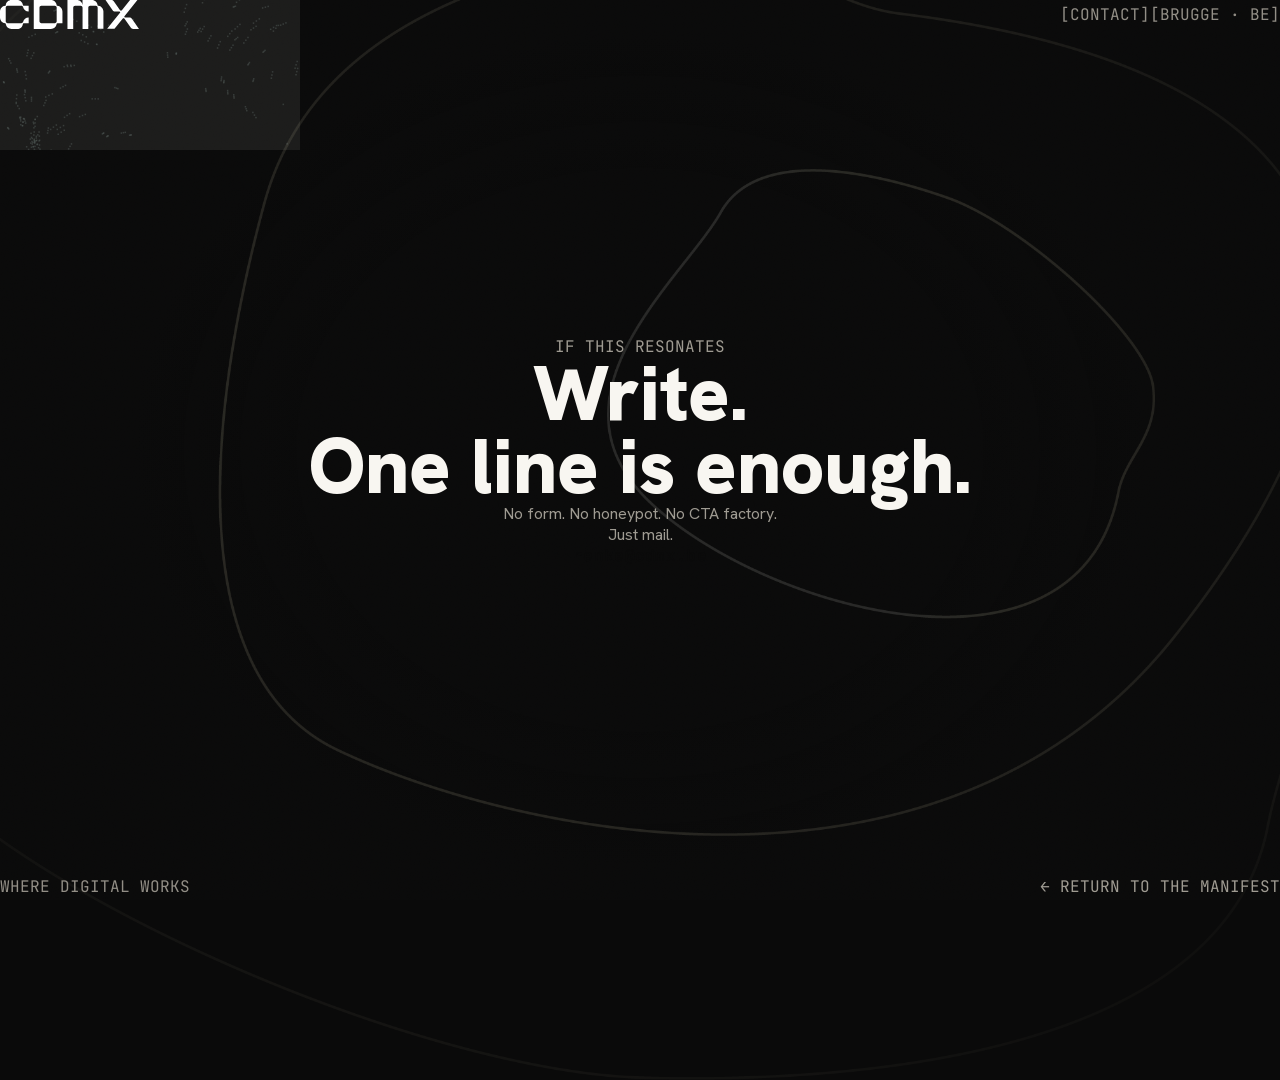
<file: redesign/v6/contact/index.html>
<!DOCTYPE html>
<html lang="en">
<head>
  <meta charset="UTF-8">
  <meta name="viewport" content="width=device-width, initial-scale=1">
  <title>CDMX / Contact</title>
  <meta name="description" content="Not an agency. Not a fractional CMO. If the embedded operator model fits, write. renke@cdmx.be. Where digital works.">
  <meta name="theme-color" content="#0A0A0A">
  <link rel="icon" href="/favicon.svg" type="image/svg+xml">
  <link rel="preload" as="font" type="font/woff2" href="/assets/fonts/HankenGrotesk-Variable.woff2" crossorigin>
  <link rel="stylesheet" href="/assets/css/tokens.css">
  <link rel="stylesheet" href="/assets/css/base.css">
  <style>
    body[data-page="contact"] {
      min-height: 100vh;
      display: grid;
      grid-template-rows: auto 1fr auto;
      padding: var(--space-6);
      gap: var(--space-12);
      position: relative;
      overflow: hidden;
    }
    @media (min-width: 768px) { body[data-page="contact"] { padding: var(--space-12); } }

    .contact-header {
      display: flex;
      justify-content: space-between;
      align-items: center;
      gap: var(--space-6);
      flex-wrap: wrap;
      position: relative;
      z-index: 3;
    }
    .contact-logo {
      height: 1.8rem;
      width: auto;
      filter: invert(1) brightness(2);
    }
    .contact-header-meta { display: flex; gap: var(--space-3); }

    .contact-pattern {
      position: absolute;
      inset: -20vh -10vw;
      z-index: 0;
      pointer-events: none;
      background-image: url('/assets/patterns/BG-Pattern-LightYellow.png');
      background-size: cover;
      background-position: center;
      opacity: 0.12;
      filter: brightness(1.2);
    }
    .contact-pattern::after {
      content: '';
      position: absolute;
      inset: 0;
      background: radial-gradient(ellipse at center, transparent 30%, var(--bg) 85%);
    }

    .contact-stage {
      display: grid;
      place-items: center;
      position: relative;
      z-index: 2;
    }
    .contact-block {
      text-align: center;
      max-width: 44rem;
      display: flex;
      flex-direction: column;
      align-items: center;
      gap: var(--space-8);
    }
    .contact-section-label {
      display: flex;
      align-items: center;
      gap: var(--space-4);
      font-family: var(--font-mono);
      font-size: var(--type-xs);
      letter-spacing: var(--ls-mono-label);
      text-transform: uppercase;
      color: var(--fg-muted);
    }
    .contact-section-label::before {
      content: '';
      width: var(--space-8);
      height: 1px;
      background: var(--signal);
    }
    .contact-line {
      font-family: var(--font-display);
      font-weight: var(--w-hero);
      font-size: clamp(2.25rem, 6vw, 5rem);
      line-height: var(--lh-tight);
      letter-spacing: var(--ls-display);
      color: var(--fg);
    }
    .contact-line .accent { color: var(--emphasis); }
    .contact-sub {
      font-size: var(--type-md);
      color: var(--fg-muted);
      max-width: 32ch;
      line-height: var(--lh-normal);
    }
    .contact-addr {
      display: inline-flex;
      align-items: center;
      padding: var(--space-3) var(--space-8);
      background: var(--emphasis);
      color: var(--bg);
      font-family: var(--font-mono);
      font-size: var(--type-md);
      font-weight: 700;
      letter-spacing: 0.02em;
      border-radius: 999px;
      transition: transform var(--dur-fast) var(--ease-snap);
    }
    .contact-addr:hover { transform: translateY(-2px); }
    .contact-footer {
      display: flex;
      justify-content: space-between;
      align-items: center;
      gap: var(--space-4);
      flex-wrap: wrap;
      position: relative;
      z-index: 3;
    }
    .contact-footer p { color: var(--fg-subtle); font-family: var(--font-mono); font-size: var(--type-xs); letter-spacing: var(--ls-mono-label); text-transform: uppercase; }
    .contact-footer a { color: var(--fg-muted); }
    .contact-footer a:hover { color: var(--emphasis); }

    .substrate-canvas { position: fixed; inset: 0; z-index: 1; pointer-events: none; opacity: 0.35; }
  </style>
</head>
<body data-page="contact">
  <a href="#main" class="skip-link">Skip to content</a>
  <canvas id="substrate" class="substrate-canvas" aria-hidden="true"></canvas>
  <div class="contact-pattern" aria-hidden="true"></div>

  <header class="contact-header">
    <a href="/">
      <img class="contact-logo" src="/assets/logos/CDMX-Logo.svg" alt="CDMX" width="140" height="30">
    </a>
    <div class="contact-header-meta">
      <span class="bracket-tag">CONTACT</span>
      <span class="bracket-tag">BRUGGE · BE</span>
    </div>
  </header>

  <main id="main" class="contact-stage">
    <div class="contact-block">
      <span class="contact-section-label">If this resonates</span>
      <h1 class="contact-line">Write.<br><span class="accent">One line is enough.</span></h1>
      <p class="contact-sub">No form. No honeypot. No CTA factory. Just mail.</p>
      <a class="contact-addr" href="mailto:renke@cdmx.be">renke@cdmx.be</a>
    </div>
  </main>

  <footer class="contact-footer">
    <p>Where digital works</p>
    <p><a href="/">← return to the manifest</a></p>
  </footer>

  <script type="module" src="/assets/js/main.js"></script>
</body>
</html>
</file>
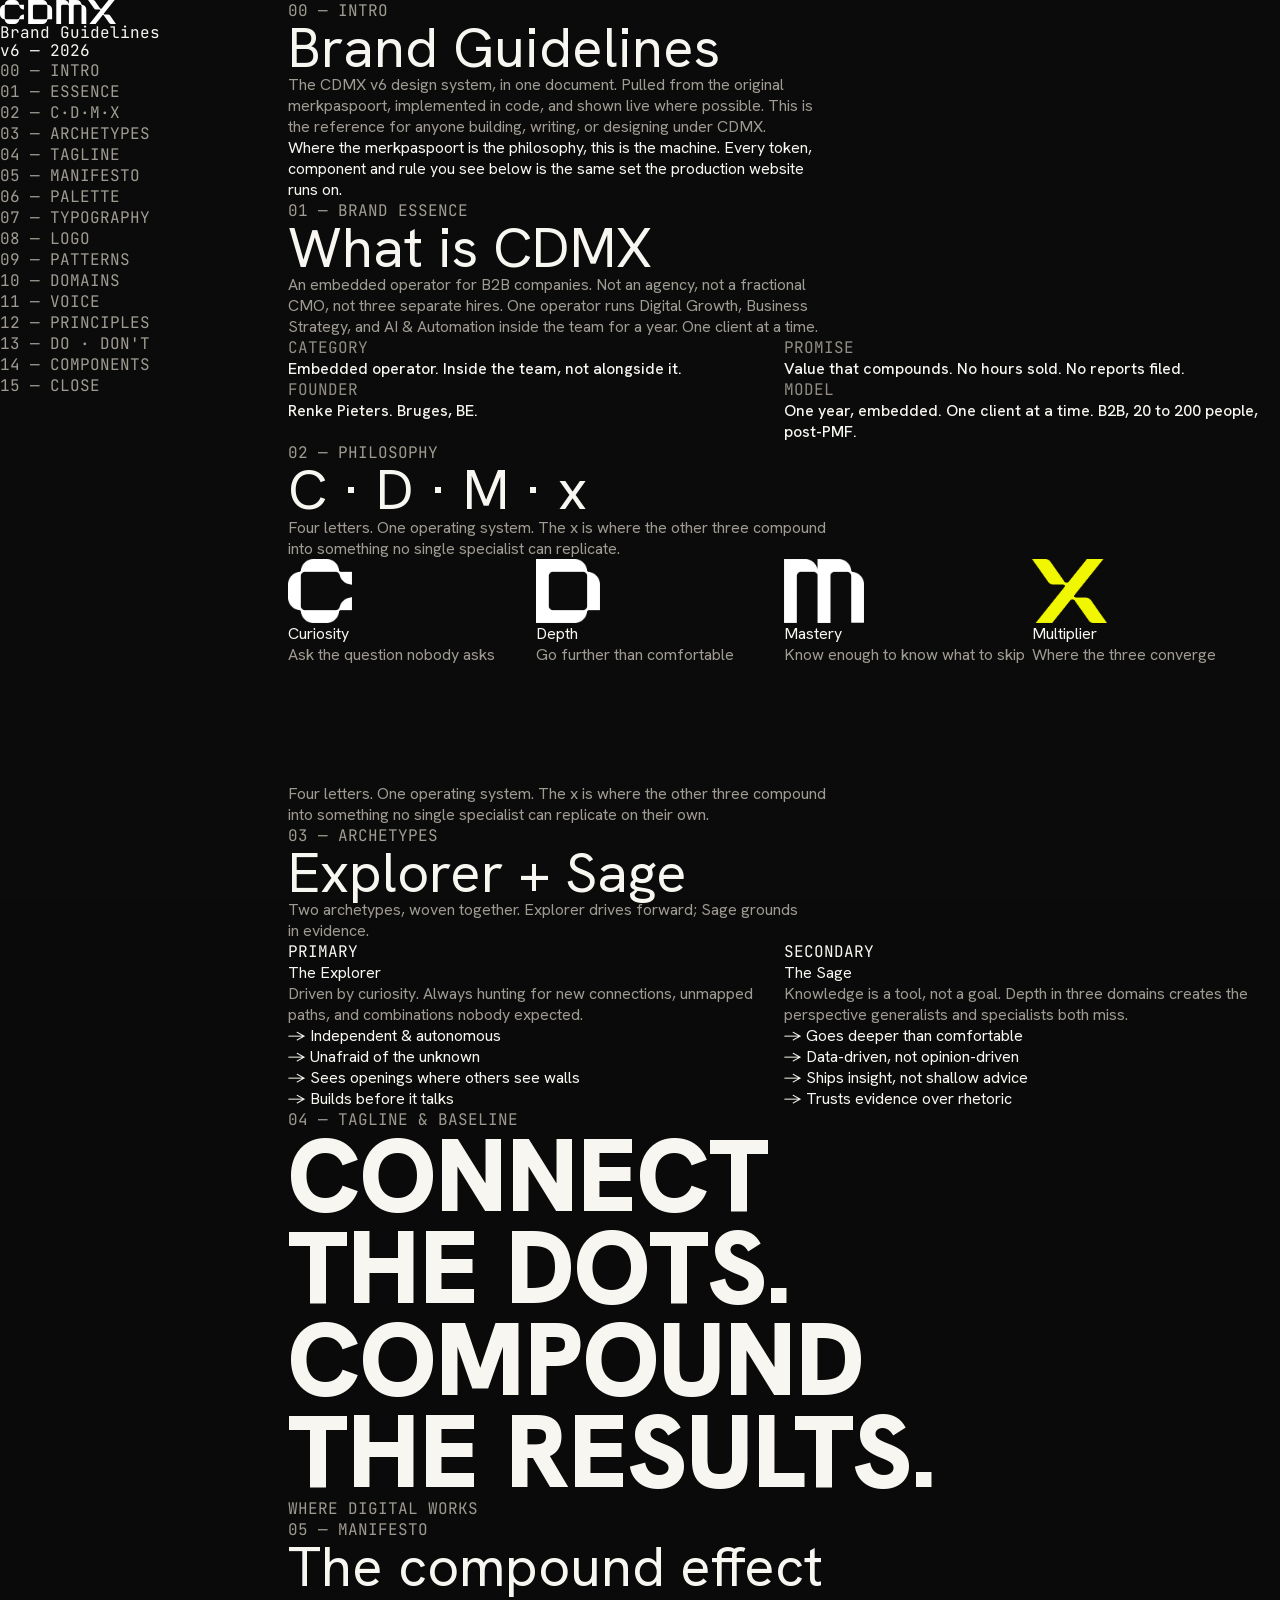
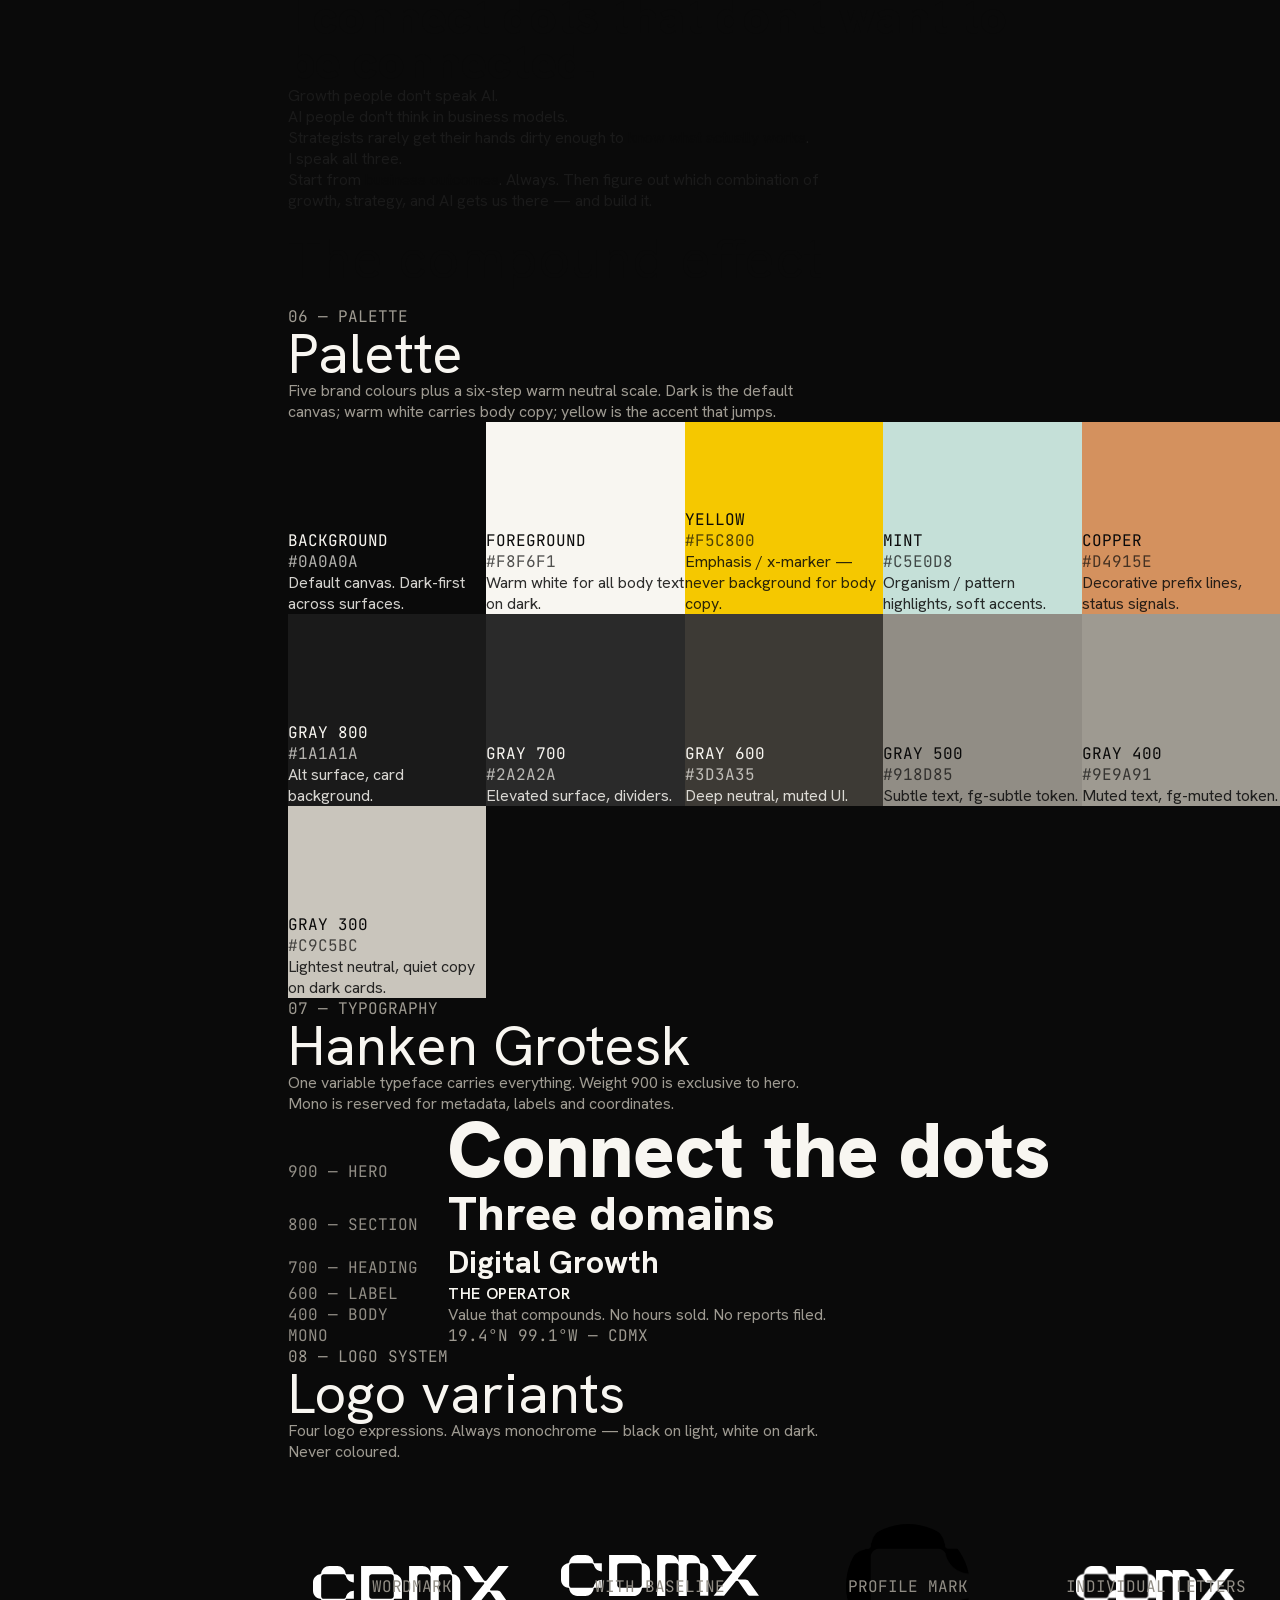
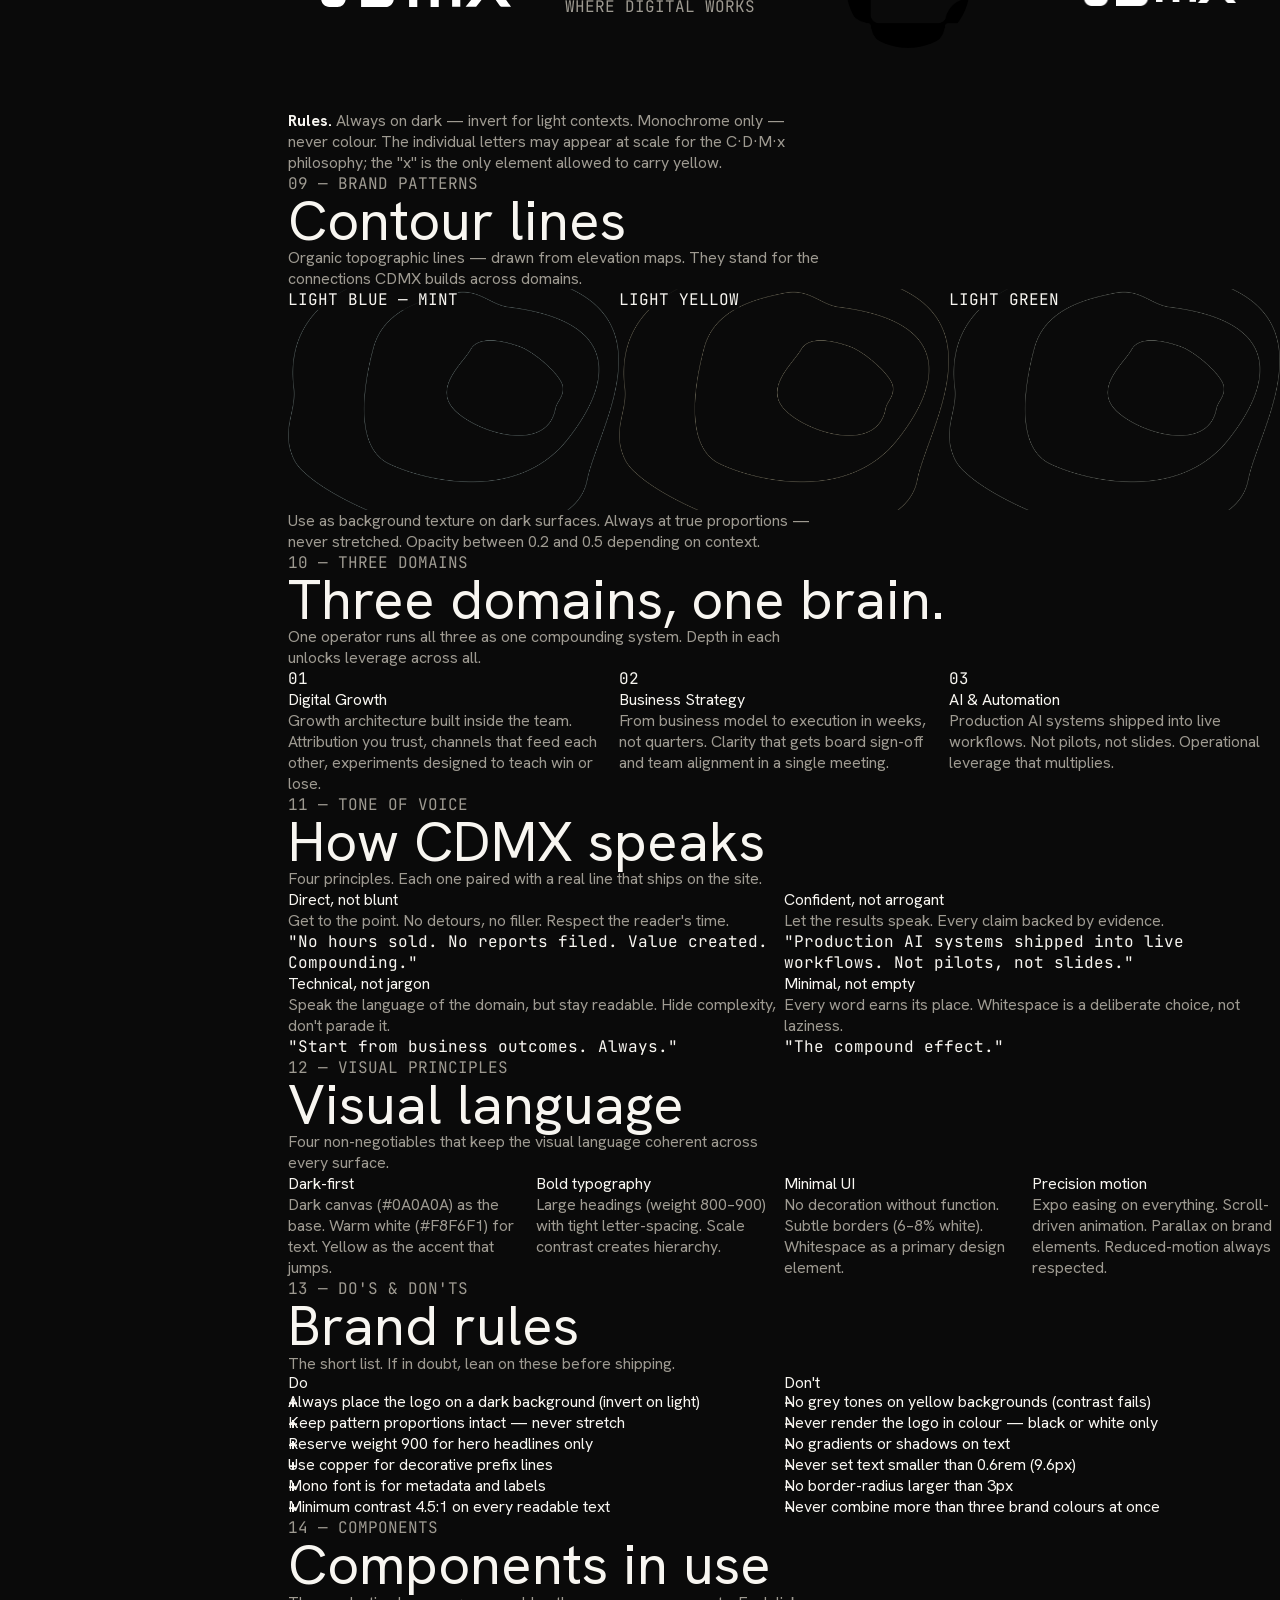
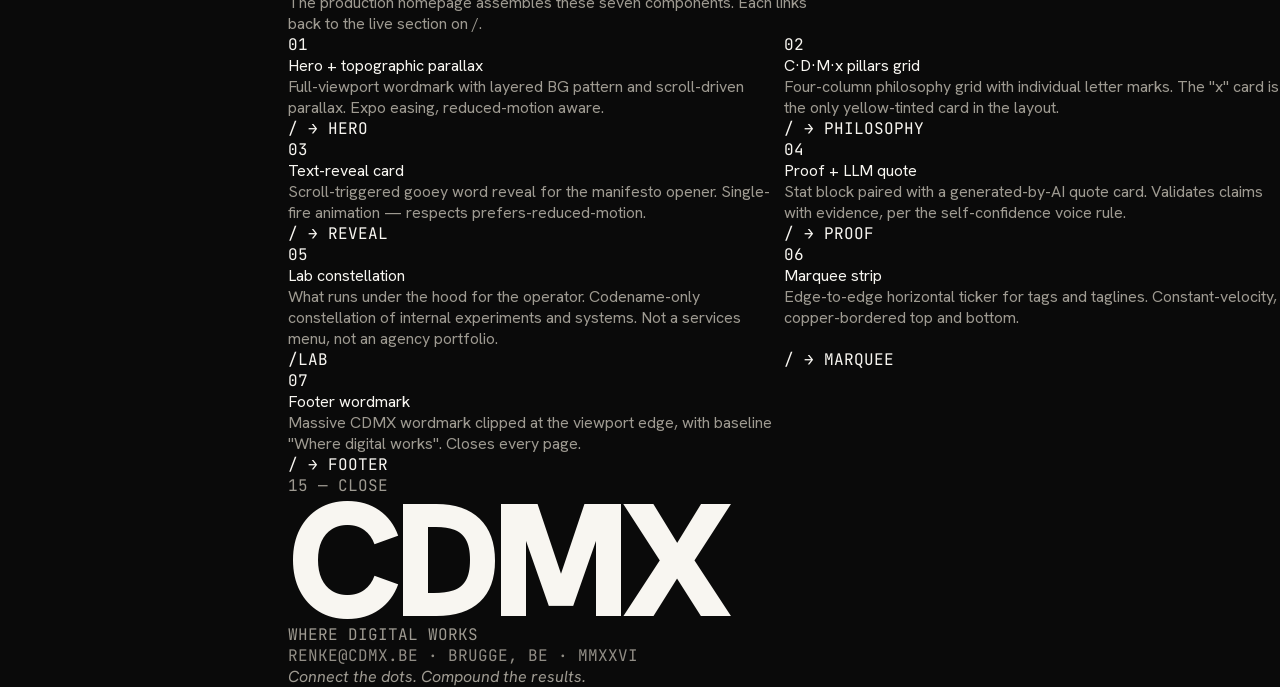
<file: redesign/v6/brand-guidelines.html>
<!DOCTYPE html>
<html lang="en">
<head>
  <meta charset="UTF-8">
  <meta name="viewport" content="width=device-width, initial-scale=1">
  <title>CDMX / Brand Guidelines</title>
  <meta name="description" content="The v6 design system for CDMX — tokens, components, logo usage, patterns, typography, voice. Where digital works.">
  <meta name="theme-color" content="#0A0A0A">
  <meta name="robots" content="noindex, nofollow">
  <link rel="icon" href="favicon.svg" type="image/svg+xml">
  <link rel="preload" as="font" type="font/woff2" href="assets/fonts/HankenGrotesk-Variable.woff2" crossorigin>
  <link rel="stylesheet" href="assets/css/tokens.css">
  <link rel="stylesheet" href="assets/css/base.css">
  <style>
    /* Local page styles — keep brand-consistent */
    body { display: grid; grid-template-columns: 1fr; min-height: 100vh; background: var(--bg); color: var(--fg); }
    @media (min-width: 1024px) {
      body { grid-template-columns: 18rem 1fr; }
    }

    /* Side nav */
    .bg-nav {
      position: sticky; top: 0; align-self: start;
      padding: var(--space-12) var(--space-6);
      border-right: 1px solid var(--border-subtle);
      max-height: 100vh; overflow-y: auto;
      font-family: var(--font-mono);
      font-size: var(--type-xs);
      letter-spacing: var(--ls-mono-label);
      text-transform: uppercase;
      background: var(--bg);
      z-index: 10;
    }
    .bg-nav h1 { font-family: var(--font-display); font-weight: var(--w-heading); font-size: var(--type-md); color: var(--fg); text-transform: none; letter-spacing: var(--ls-tight); margin-bottom: var(--space-8); line-height: var(--lh-snug); }
    .bg-nav ul { list-style: none; padding: 0; margin: 0; display: flex; flex-direction: column; gap: var(--space-3); }
    .bg-nav a { color: var(--fg-muted); text-decoration: none; transition: color var(--dur-fast) var(--ease-expo); }
    .bg-nav a:hover { color: var(--emphasis); }
    .bg-nav-logo { height: 1.5rem; width: auto; filter: invert(1) brightness(2); margin-bottom: var(--space-6); display: block; }

    /* Main */
    .bg-main { padding: var(--space-16) var(--space-6) var(--space-24); max-width: 72rem; }
    @media (min-width: 768px) { .bg-main { padding: var(--space-24) var(--space-12) var(--space-32); } }
    .bg-section { padding-block: var(--space-16); border-bottom: 1px solid var(--border-subtle); scroll-margin-top: var(--space-8); }
    .bg-section:first-of-type { padding-top: 0; }
    .bg-section:last-of-type { border-bottom: none; }

    .bg-label { display: flex; align-items: center; gap: var(--space-4); margin-bottom: var(--space-8); font-family: var(--font-mono); font-size: var(--type-xs); letter-spacing: var(--ls-mono-label); text-transform: uppercase; color: var(--fg-muted); }
    .bg-label::before { content:''; width: var(--space-8); height: 1px; background: var(--signal); }

    h2.bg-heading { font-family: var(--font-display); font-weight: var(--w-display); font-size: clamp(2rem, 5vw, 3.5rem); line-height: var(--lh-tight); letter-spacing: var(--ls-display); margin-bottom: var(--space-6); color: var(--fg); }
    .bg-sub { color: var(--fg-muted); font-size: var(--type-md); line-height: var(--lh-normal); max-width: 60ch; margin-bottom: var(--space-8); }
    .bg-body { color: var(--fg); font-size: var(--type-base); line-height: var(--lh-normal); max-width: 62ch; margin-bottom: var(--space-4); }
    .bg-body strong { color: var(--emphasis); font-weight: var(--w-heading); }

    /* Essence grid */
    .essence-grid { display: grid; grid-template-columns: 1fr; gap: var(--space-6); margin-top: var(--space-6); }
    @media (min-width: 640px) { .essence-grid { grid-template-columns: 1fr 1fr; gap: var(--space-12); } }
    .essence-item { padding-top: var(--space-6); border-top: 1px solid var(--border-subtle); }
    .essence-key { font-family: var(--font-mono); font-size: var(--type-xs); letter-spacing: var(--ls-mono-label); text-transform: uppercase; color: var(--fg-subtle); margin-bottom: var(--space-3); }
    .essence-val { font-size: var(--type-md); line-height: var(--lh-normal); font-weight: 500; color: var(--fg); }

    /* Swatches grid */
    .swatch-grid { display: grid; grid-template-columns: repeat(auto-fit, minmax(12rem, 1fr)); gap: var(--space-4); margin-top: var(--space-6); }
    .swatch { padding: var(--space-12) var(--space-6) var(--space-4); min-height: 12rem; display: flex; flex-direction: column; justify-content: flex-end; border: 1px solid var(--border-subtle); }
    .swatch-name { font-family: var(--font-mono); font-size: var(--type-xs); letter-spacing: var(--ls-mono-label); text-transform: uppercase; }
    .swatch-hex { font-family: var(--font-mono); font-size: var(--type-xs); margin-top: var(--space-1); opacity: 0.7; }
    .swatch-use { margin-top: var(--space-2); font-size: var(--type-xs); opacity: 0.85; line-height: var(--lh-normal); }
    .swatch--dark { color: var(--fg); }
    .swatch--light { color: var(--bg); }

    /* Type scale */
    .type-row { display: grid; grid-template-columns: 1fr; gap: var(--space-2); padding-block: var(--space-4); border-bottom: 1px solid var(--border-subtle); align-items: baseline; }
    @media (min-width: 640px) { .type-row { grid-template-columns: 10rem 1fr; gap: var(--space-6); } }
    .type-meta { font-family: var(--font-mono); font-size: var(--type-xs); letter-spacing: var(--ls-mono-label); text-transform: uppercase; color: var(--fg-subtle); }
    .type-sample { color: var(--fg); }
    .type-w900 { font-weight: 900; font-size: clamp(2.5rem, 6vw, 5rem); line-height: var(--lh-tight); letter-spacing: var(--ls-display); }
    .type-w800 { font-weight: 800; font-size: clamp(2rem, 4vw, 3rem); line-height: var(--lh-snug); letter-spacing: var(--ls-tight); }
    .type-w700 { font-weight: 700; font-size: clamp(1.5rem, 3vw, 2rem); letter-spacing: var(--ls-tight); }
    .type-w600 { font-weight: 600; font-size: var(--type-base); letter-spacing: 0.04em; text-transform: uppercase; }
    .type-w400 { font-weight: 400; font-size: var(--type-md); line-height: var(--lh-normal); color: var(--fg-muted); max-width: 48ch; }
    .type-mono { font-family: var(--font-mono); font-weight: 400; font-size: var(--type-sm); letter-spacing: var(--ls-mono-label); text-transform: uppercase; color: var(--fg-muted); }

    /* Logos grid */
    .logo-grid { display: grid; grid-template-columns: repeat(auto-fit, minmax(12rem, 1fr)); gap: var(--space-4); margin-top: var(--space-6); }
    .logo-cell { background: var(--bg-alt); border: 1px solid var(--border-subtle); aspect-ratio: 1 / 1; display: flex; align-items: center; justify-content: center; padding: var(--space-8); position: relative; }
    .logo-cell img { max-width: 80%; max-height: 80%; width: auto; height: auto; filter: invert(1) brightness(2); }
    .logo-cell--letters { gap: var(--space-4); }
    .logo-cell--letters img { max-width: 2.5rem; max-height: 2.5rem; }
    .logo-cell--baseline { flex-direction: column; gap: var(--space-4); }
    .logo-cell--baseline .logo-baseline-text { font-family: var(--font-mono); font-size: var(--type-xs); letter-spacing: var(--ls-mono-label); text-transform: uppercase; color: var(--fg-muted); }
    .logo-cell--profile img { max-width: 50%; max-height: 50%; filter: none; border-radius: 50%; }
    .logo-cell-label { position: absolute; bottom: var(--space-3); left: var(--space-3); font-family: var(--font-mono); font-size: var(--type-xs); letter-spacing: var(--ls-mono-label); text-transform: uppercase; color: var(--fg-subtle); }
    .logo-rules { margin-top: var(--space-6); color: var(--fg-muted); font-size: var(--type-sm); line-height: var(--lh-normal); max-width: 60ch; }

    /* Patterns grid */
    .pattern-grid { display: grid; grid-template-columns: repeat(auto-fit, minmax(16rem, 1fr)); gap: var(--space-4); margin-top: var(--space-6); }
    .pattern-cell { aspect-ratio: 3 / 2; position: relative; overflow: hidden; background: var(--bg-alt); border: 1px solid var(--border-subtle); }
    .pattern-cell img { position: absolute; inset: 0; width: 100%; height: 100%; object-fit: cover; opacity: 0.35; }
    .pattern-cell-label { position: absolute; bottom: var(--space-3); left: var(--space-3); z-index: 2; background: rgba(10,10,10,0.8); padding: var(--space-1) var(--space-3); font-family: var(--font-mono); font-size: var(--type-xs); letter-spacing: var(--ls-mono-label); text-transform: uppercase; color: var(--fg); }
    .pattern-usage { margin-top: var(--space-6); color: var(--fg-muted); font-size: var(--type-sm); line-height: var(--lh-normal); max-width: 60ch; }

    /* Philosophy cards */
    .phil-grid { display: grid; grid-template-columns: 1fr; gap: var(--space-4); margin-top: var(--space-6); }
    @media (min-width: 640px) { .phil-grid { grid-template-columns: repeat(2, 1fr); } }
    @media (min-width: 1024px) { .phil-grid { grid-template-columns: repeat(4, 1fr); } }
    .phil-card { background: var(--bg-alt); padding: var(--space-8) var(--space-6); border: 1px solid var(--border-subtle); display: flex; flex-direction: column; gap: var(--space-4); min-height: 14rem; }
    .phil-card img { height: 4rem; width: auto; filter: invert(1) brightness(2); align-self: flex-start; }
    .phil-card--x img { filter: invert(78%) sepia(95%) saturate(1452%) hue-rotate(5deg) brightness(101%) contrast(103%); }
    .phil-name { font-family: var(--font-display); font-weight: var(--w-heading); font-size: var(--type-lg); color: var(--fg); }
    .phil-card--x .phil-name { color: var(--emphasis); }
    .phil-desc { color: var(--fg-muted); font-size: var(--type-sm); line-height: var(--lh-normal); }
    .phil-text { margin-top: var(--space-8); color: var(--fg-muted); font-size: var(--type-base); line-height: var(--lh-normal); max-width: 60ch; }

    /* Tagline showcase */
    .tagline-showcase { text-align: left; padding: var(--space-12) 0; }
    .tagline-main { font-family: var(--font-display); font-weight: var(--w-hero); font-size: clamp(2.5rem, 8vw, 7rem); line-height: 0.9; letter-spacing: var(--ls-display); color: var(--fg); }
    .tagline-baseline { color: var(--fg-muted); font-family: var(--font-mono); font-size: var(--type-sm); letter-spacing: var(--ls-mono-label); text-transform: uppercase; margin-top: var(--space-6); }

    /* Manifesto bloc */
    .manifesto-bloc { background: var(--emphasis); color: var(--bg); padding: var(--space-16); margin-top: var(--space-6); }
    @media (max-width: 640px) { .manifesto-bloc { padding: var(--space-8); } }
    .manifesto-opening { font-family: var(--font-display); font-weight: var(--w-hero); font-size: clamp(1.75rem, 4vw, 3rem); line-height: var(--lh-tight); letter-spacing: var(--ls-display); margin-bottom: var(--space-8); color: var(--bg); }
    .manifesto-body { font-size: var(--type-md); line-height: var(--lh-loose); margin-bottom: var(--space-6); max-width: 60ch; color: #1A1A1A; }
    .manifesto-body strong { font-weight: var(--w-heading); color: var(--bg); }
    .manifesto-statement { font-family: var(--font-display); font-weight: var(--w-display); font-size: clamp(2rem, 5vw, 3.5rem); letter-spacing: var(--ls-display); margin-top: var(--space-12); color: var(--bg); }

    /* Archetype cards */
    .arch-grid { display: grid; grid-template-columns: 1fr; gap: var(--space-4); margin-top: var(--space-6); }
    @media (min-width: 768px) { .arch-grid { grid-template-columns: repeat(2, 1fr); } }
    .arch-card { background: var(--bg-alt); border: 1px solid var(--border-subtle); padding: var(--space-8); }
    .arch-card--sec { border-color: var(--signal); }
    .arch-badge { font-family: var(--font-mono); font-size: var(--type-xs); letter-spacing: var(--ls-mono-label); text-transform: uppercase; color: var(--emphasis); margin-bottom: var(--space-4); }
    .arch-card--sec .arch-badge { color: var(--signal); }
    .arch-name { font-family: var(--font-display); font-weight: var(--w-heading); font-size: var(--type-xl); margin-bottom: var(--space-4); color: var(--fg); letter-spacing: var(--ls-tight); }
    .arch-desc { color: var(--fg-muted); font-size: var(--type-base); line-height: var(--lh-normal); margin-bottom: var(--space-6); }
    .arch-traits { list-style: none; padding: 0; margin: 0; }
    .arch-traits li { padding-block: var(--space-2); border-bottom: 1px solid var(--border-subtle); font-size: var(--type-sm); color: var(--fg); }
    .arch-traits li::before { content: '→ '; color: var(--signal); margin-right: var(--space-1); }

    /* Domains */
    .dom-grid { display: grid; grid-template-columns: 1fr; gap: var(--space-4); margin-top: var(--space-6); }
    @media (min-width: 768px) { .dom-grid { grid-template-columns: repeat(3, 1fr); } }
    .dom-card { background: var(--bg-alt); padding: var(--space-8); border: 1px solid var(--border-subtle); }
    .dom-num { font-family: var(--font-mono); font-size: var(--type-sm); color: var(--signal); letter-spacing: var(--ls-mono-label); }
    .dom-name { font-family: var(--font-display); font-weight: var(--w-heading); font-size: var(--type-lg); margin-top: var(--space-3); margin-bottom: var(--space-4); color: var(--fg); letter-spacing: var(--ls-tight); }
    .dom-desc { color: var(--fg-muted); font-size: var(--type-sm); line-height: var(--lh-normal); }

    /* Tone of voice */
    .tov-grid { display: grid; grid-template-columns: 1fr; gap: var(--space-6); margin-top: var(--space-6); }
    @media (min-width: 768px) { .tov-grid { grid-template-columns: repeat(2, 1fr); } }
    .tov-item { padding: var(--space-6); border: 1px solid var(--border-subtle); background: var(--bg-alt); }
    .tov-principle { font-family: var(--font-display); font-weight: var(--w-heading); font-size: var(--type-md); margin-bottom: var(--space-3); color: var(--fg); }
    .tov-desc { color: var(--fg-muted); font-size: var(--type-sm); line-height: var(--lh-normal); margin-bottom: var(--space-4); }
    .tov-example { font-family: var(--font-mono); font-size: var(--type-sm); color: var(--emphasis); padding-left: var(--space-4); border-left: 2px solid var(--emphasis); line-height: var(--lh-normal); }

    /* Visual principles */
    .vis-grid { display: grid; grid-template-columns: 1fr; gap: var(--space-4); margin-top: var(--space-6); }
    @media (min-width: 640px) { .vis-grid { grid-template-columns: repeat(2, 1fr); } }
    @media (min-width: 1024px) { .vis-grid { grid-template-columns: repeat(4, 1fr); } }
    .vis-card { padding: var(--space-6) 0 var(--space-6); border-top: 2px solid var(--emphasis); }
    .vis-card-title { font-family: var(--font-display); font-weight: var(--w-heading); font-size: var(--type-md); margin-bottom: var(--space-3); color: var(--fg); }
    .vis-card-desc { color: var(--fg-muted); font-size: var(--type-sm); line-height: var(--lh-normal); }

    /* Do/Don't rules */
    .rules-grid { display: grid; grid-template-columns: 1fr; gap: var(--space-8); margin-top: var(--space-6); }
    @media (min-width: 768px) { .rules-grid { grid-template-columns: repeat(2, 1fr); } }
    .rules-col h3 { font-family: var(--font-display); font-weight: var(--w-heading); font-size: var(--type-xl); padding-bottom: var(--space-3); border-bottom: 2px solid var(--emphasis); margin-bottom: var(--space-4); letter-spacing: var(--ls-tight); }
    .rules-col--dont h3 { border-color: var(--signal); color: var(--signal); }
    .rules-col--do h3 { color: var(--emphasis); }
    .rules-list { list-style: none; padding: 0; margin: 0; }
    .rules-list li { padding-block: var(--space-3); border-bottom: 1px solid var(--border-subtle); color: var(--fg); font-size: var(--type-sm); line-height: var(--lh-normal); padding-left: var(--space-6); position: relative; }
    .rules-list li::before { position: absolute; left: 0; font-weight: 700; }
    .rules-col--do .rules-list li::before { content: '+'; color: var(--emphasis); }
    .rules-col--dont .rules-list li::before { content: '−'; color: var(--signal); }

    /* Components list */
    .comp-grid { display: grid; grid-template-columns: 1fr; gap: var(--space-4); margin-top: var(--space-6); }
    @media (min-width: 768px) { .comp-grid { grid-template-columns: repeat(2, 1fr); } }
    .comp-card { background: var(--bg-alt); border: 1px solid var(--border-subtle); padding: var(--space-6); display: flex; flex-direction: column; gap: var(--space-3); text-decoration: none; color: var(--fg); transition: border-color var(--dur-fast) var(--ease-expo); }
    .comp-card:hover { border-color: var(--emphasis); }
    .comp-num { font-family: var(--font-mono); font-size: var(--type-xs); letter-spacing: var(--ls-mono-label); color: var(--signal); text-transform: uppercase; }
    .comp-name { font-family: var(--font-display); font-weight: var(--w-heading); font-size: var(--type-md); color: var(--fg); letter-spacing: var(--ls-tight); }
    .comp-desc { color: var(--fg-muted); font-size: var(--type-sm); line-height: var(--lh-normal); }
    .comp-link { font-family: var(--font-mono); font-size: var(--type-xs); letter-spacing: var(--ls-mono-label); text-transform: uppercase; color: var(--emphasis); margin-top: auto; }

    /* Footer / close */
    .bg-close {
      border-top: 1px solid var(--border-subtle);
      padding-top: var(--space-16);
      margin-top: var(--space-16);
    }
    .bg-close-wordmark { font-family: var(--font-display); font-weight: var(--w-hero); font-size: clamp(3rem, 14vw, 10rem); line-height: 0.8; letter-spacing: -0.05em; color: var(--fg); }
    .bg-close-baseline { font-family: var(--font-mono); font-size: var(--type-xs); letter-spacing: var(--ls-mono-label); text-transform: uppercase; color: var(--fg-muted); margin-top: var(--space-4); }
    .bg-close-contact { font-family: var(--font-mono); font-size: var(--type-xs); letter-spacing: var(--ls-mono-label); text-transform: uppercase; color: var(--fg-subtle); margin-top: var(--space-8); }
    .bg-close-contact a { color: var(--emphasis); text-decoration: none; }
    .bg-close-final { font-family: var(--font-display); font-style: italic; font-size: var(--type-md); color: var(--fg-muted); margin-top: var(--space-6); line-height: var(--lh-normal); }
  </style>
</head>
<body>
  <aside class="bg-nav" aria-label="Brand guidelines navigation">
    <a href="/"><img class="bg-nav-logo" src="assets/logos/CDMX-Logo.svg" alt="CDMX"></a>
    <h1>Brand Guidelines<br>v6 — 2026</h1>
    <ul>
      <li><a href="#cover">00 — Intro</a></li>
      <li><a href="#essence">01 — Essence</a></li>
      <li><a href="#philosophy">02 — C·D·M·x</a></li>
      <li><a href="#archetypes">03 — Archetypes</a></li>
      <li><a href="#tagline">04 — Tagline</a></li>
      <li><a href="#manifesto">05 — Manifesto</a></li>
      <li><a href="#palette">06 — Palette</a></li>
      <li><a href="#typography">07 — Typography</a></li>
      <li><a href="#logo">08 — Logo</a></li>
      <li><a href="#patterns">09 — Patterns</a></li>
      <li><a href="#domains">10 — Domains</a></li>
      <li><a href="#voice">11 — Voice</a></li>
      <li><a href="#principles">12 — Principles</a></li>
      <li><a href="#rules">13 — Do · Don't</a></li>
      <li><a href="#components">14 — Components</a></li>
      <li><a href="#close">15 — Close</a></li>
    </ul>
  </aside>

  <main class="bg-main">

    <!-- 00 COVER -->
    <section class="bg-section" id="cover">
      <div class="bg-label">00 — Intro</div>
      <h2 class="bg-heading">Brand Guidelines</h2>
      <p class="bg-sub">The CDMX v6 design system, in one document. Pulled from the original merkpaspoort, implemented in code, and shown live where possible. This is the reference for anyone building, writing, or designing under CDMX.</p>
      <p class="bg-body">Where the merkpaspoort is the philosophy, this is the machine. Every token, component and rule you see below is the same set the production website runs on.</p>
    </section>

    <!-- 01 ESSENCE -->
    <section class="bg-section" id="essence">
      <div class="bg-label">01 — Brand Essence</div>
      <h2 class="bg-heading">What is CDMX</h2>
      <p class="bg-sub">An embedded operator for B2B companies. Not an agency, not a fractional CMO, not three separate hires. One operator runs Digital Growth, Business Strategy, and AI &amp; Automation inside the team for a year. One client at a time.</p>
      <div class="essence-grid">
        <div class="essence-item">
          <div class="essence-key">Category</div>
          <div class="essence-val">Embedded operator. Inside the team, not alongside it.</div>
        </div>
        <div class="essence-item">
          <div class="essence-key">Promise</div>
          <div class="essence-val">Value that compounds. No hours sold. No reports filed.</div>
        </div>
        <div class="essence-item">
          <div class="essence-key">Founder</div>
          <div class="essence-val">Renke Pieters. Bruges, BE.</div>
        </div>
        <div class="essence-item">
          <div class="essence-key">Model</div>
          <div class="essence-val">One year, embedded. One client at a time. B2B, 20 to 200 people, post-PMF.</div>
        </div>
      </div>
    </section>

    <!-- 02 PHILOSOPHY -->
    <section class="bg-section" id="philosophy">
      <div class="bg-label">02 — Philosophy</div>
      <h2 class="bg-heading">C · D · M · <span style="color:var(--emphasis)">x</span></h2>
      <p class="bg-sub">Four letters. One operating system. The x is where the other three compound into something no single specialist can replicate.</p>
      <div class="phil-grid">
        <div class="phil-card">
          <img src="assets/logos/C.png" alt="C">
          <div class="phil-name">Curiosity</div>
          <div class="phil-desc">Ask the question nobody asks</div>
        </div>
        <div class="phil-card">
          <img src="assets/logos/D.png" alt="D">
          <div class="phil-name">Depth</div>
          <div class="phil-desc">Go further than comfortable</div>
        </div>
        <div class="phil-card">
          <img src="assets/logos/M.png" alt="M">
          <div class="phil-name">Mastery</div>
          <div class="phil-desc">Know enough to know what to skip</div>
        </div>
        <div class="phil-card phil-card--x">
          <img src="assets/logos/x.png" alt="x">
          <div class="phil-name">Multiplier</div>
          <div class="phil-desc">Where the three converge</div>
        </div>
      </div>
      <p class="phil-text">Four letters. One operating system. The x is where the other three compound into something no single specialist can replicate on their own.</p>
    </section>

    <!-- 03 ARCHETYPES -->
    <section class="bg-section" id="archetypes">
      <div class="bg-label">03 — Archetypes</div>
      <h2 class="bg-heading">Explorer + Sage</h2>
      <p class="bg-sub">Two archetypes, woven together. Explorer drives forward; Sage grounds in evidence.</p>
      <div class="arch-grid">
        <div class="arch-card">
          <div class="arch-badge">Primary</div>
          <div class="arch-name">The Explorer</div>
          <div class="arch-desc">Driven by curiosity. Always hunting for new connections, unmapped paths, and combinations nobody expected.</div>
          <ul class="arch-traits">
            <li>Independent &amp; autonomous</li>
            <li>Unafraid of the unknown</li>
            <li>Sees openings where others see walls</li>
            <li>Builds before it talks</li>
          </ul>
        </div>
        <div class="arch-card arch-card--sec">
          <div class="arch-badge">Secondary</div>
          <div class="arch-name">The Sage</div>
          <div class="arch-desc">Knowledge is a tool, not a goal. Depth in three domains creates the perspective generalists and specialists both miss.</div>
          <ul class="arch-traits">
            <li>Goes deeper than comfortable</li>
            <li>Data-driven, not opinion-driven</li>
            <li>Ships insight, not shallow advice</li>
            <li>Trusts evidence over rhetoric</li>
          </ul>
        </div>
      </div>
    </section>

    <!-- 04 TAGLINE -->
    <section class="bg-section" id="tagline">
      <div class="bg-label">04 — Tagline &amp; Baseline</div>
      <div class="tagline-showcase">
        <div class="tagline-main">CONNECT<br>THE DOTS.<br><span style="color:var(--emphasis)">COMPOUND<br>THE RESULTS.</span></div>
        <div class="tagline-baseline">Where digital works</div>
      </div>
    </section>

    <!-- 05 MANIFESTO -->
    <section class="bg-section" id="manifesto">
      <div class="bg-label">05 — Manifesto</div>
      <h2 class="bg-heading">The compound effect</h2>
      <div class="manifesto-bloc">
        <p class="manifesto-opening">I connect dots that don't want to be connected.</p>
        <p class="manifesto-body">
          Growth people don't speak AI.<br>
          AI people don't think in business models.<br>
          Strategists rarely get their hands dirty enough to <strong>know what actually works</strong>.
        </p>
        <p class="manifesto-body">
          I speak all three.<br>
          Start from <strong>business outcomes</strong>. Always. Then figure out which combination of growth, strategy, and AI gets us there — and build it.
        </p>
        <p class="manifesto-statement">The compound effect.</p>
      </div>
    </section>

    <!-- 06 PALETTE -->
    <section class="bg-section" id="palette">
      <div class="bg-label">06 — Palette</div>
      <h2 class="bg-heading">Palette</h2>
      <p class="bg-sub">Five brand colours plus a six-step warm neutral scale. Dark is the default canvas; warm white carries body copy; yellow is the accent that jumps.</p>
      <div class="swatch-grid">
        <div class="swatch swatch--dark" style="background:#0A0A0A; border-color: var(--border-hover);">
          <div class="swatch-name">Background</div>
          <div class="swatch-hex">#0A0A0A</div>
          <div class="swatch-use">Default canvas. Dark-first across surfaces.</div>
        </div>
        <div class="swatch swatch--light" style="background:#F8F6F1;">
          <div class="swatch-name">Foreground</div>
          <div class="swatch-hex">#F8F6F1</div>
          <div class="swatch-use">Warm white for all body text on dark.</div>
        </div>
        <div class="swatch swatch--light" style="background:#F5C800;">
          <div class="swatch-name">Yellow</div>
          <div class="swatch-hex">#F5C800</div>
          <div class="swatch-use">Emphasis / x-marker — never background for body copy.</div>
        </div>
        <div class="swatch swatch--light" style="background:#C5E0D8;">
          <div class="swatch-name">Mint</div>
          <div class="swatch-hex">#C5E0D8</div>
          <div class="swatch-use">Organism / pattern highlights, soft accents.</div>
        </div>
        <div class="swatch swatch--light" style="background:#D4915E;">
          <div class="swatch-name">Copper</div>
          <div class="swatch-hex">#D4915E</div>
          <div class="swatch-use">Decorative prefix lines, status signals.</div>
        </div>
      </div>
      <div class="swatch-grid" style="margin-top: var(--space-4);">
        <div class="swatch swatch--dark" style="background:#1A1A1A;">
          <div class="swatch-name">Gray 800</div>
          <div class="swatch-hex">#1A1A1A</div>
          <div class="swatch-use">Alt surface, card background.</div>
        </div>
        <div class="swatch swatch--dark" style="background:#2A2A2A;">
          <div class="swatch-name">Gray 700</div>
          <div class="swatch-hex">#2A2A2A</div>
          <div class="swatch-use">Elevated surface, dividers.</div>
        </div>
        <div class="swatch swatch--dark" style="background:#3D3A35;">
          <div class="swatch-name">Gray 600</div>
          <div class="swatch-hex">#3D3A35</div>
          <div class="swatch-use">Deep neutral, muted UI.</div>
        </div>
        <div class="swatch swatch--light" style="background:#918D85;">
          <div class="swatch-name">Gray 500</div>
          <div class="swatch-hex">#918D85</div>
          <div class="swatch-use">Subtle text, fg-subtle token.</div>
        </div>
        <div class="swatch swatch--light" style="background:#9E9A91;">
          <div class="swatch-name">Gray 400</div>
          <div class="swatch-hex">#9E9A91</div>
          <div class="swatch-use">Muted text, fg-muted token.</div>
        </div>
        <div class="swatch swatch--light" style="background:#C9C5BC;">
          <div class="swatch-name">Gray 300</div>
          <div class="swatch-hex">#C9C5BC</div>
          <div class="swatch-use">Lightest neutral, quiet copy on dark cards.</div>
        </div>
      </div>
    </section>

    <!-- 07 TYPOGRAPHY -->
    <section class="bg-section" id="typography">
      <div class="bg-label">07 — Typography</div>
      <h2 class="bg-heading">Hanken Grotesk</h2>
      <p class="bg-sub">One variable typeface carries everything. Weight 900 is exclusive to hero. Mono is reserved for metadata, labels and coordinates.</p>
      <div class="type-showcase">
        <div class="type-row">
          <div class="type-meta">900 — Hero</div>
          <div class="type-sample type-w900">Connect the dots</div>
        </div>
        <div class="type-row">
          <div class="type-meta">800 — Section</div>
          <div class="type-sample type-w800">Three domains</div>
        </div>
        <div class="type-row">
          <div class="type-meta">700 — Heading</div>
          <div class="type-sample type-w700">Digital Growth</div>
        </div>
        <div class="type-row">
          <div class="type-meta">600 — Label</div>
          <div class="type-sample type-w600">The Operator</div>
        </div>
        <div class="type-row">
          <div class="type-meta">400 — Body</div>
          <div class="type-sample type-w400">Value that compounds. No hours sold. No reports filed.</div>
        </div>
        <div class="type-row">
          <div class="type-meta">Mono</div>
          <div class="type-sample type-mono">19.4°N 99.1°W — CDMX</div>
        </div>
      </div>
    </section>

    <!-- 08 LOGO -->
    <section class="bg-section" id="logo">
      <div class="bg-label">08 — Logo System</div>
      <h2 class="bg-heading">Logo variants</h2>
      <p class="bg-sub">Four logo expressions. Always monochrome — black on light, white on dark. Never coloured.</p>
      <div class="logo-grid">
        <div class="logo-cell">
          <img src="assets/logos/CDMX-Logo.svg" alt="CDMX Wordmark">
          <div class="logo-cell-label">Wordmark</div>
        </div>
        <div class="logo-cell logo-cell--baseline">
          <img src="assets/logos/CDMX-Logo.svg" alt="CDMX Wordmark with baseline">
          <div class="logo-baseline-text">Where digital works</div>
          <div class="logo-cell-label">With baseline</div>
        </div>
        <div class="logo-cell logo-cell--profile">
          <img src="assets/logos/CDMX-Profile.png" alt="Profile mark">
          <div class="logo-cell-label">Profile mark</div>
        </div>
        <div class="logo-cell logo-cell--letters">
          <img src="assets/logos/C.png" alt="C">
          <img src="assets/logos/D.png" alt="D">
          <img src="assets/logos/M.png" alt="M">
          <img src="assets/logos/x.png" alt="x">
          <div class="logo-cell-label">Individual letters</div>
        </div>
      </div>
      <p class="logo-rules"><strong style="color:var(--fg)">Rules.</strong> Always on dark — invert for light contexts. Monochrome only — never colour. The individual letters may appear at scale for the C·D·M·x philosophy; the "x" is the only element allowed to carry yellow.</p>
    </section>

    <!-- 09 PATTERNS -->
    <section class="bg-section" id="patterns">
      <div class="bg-label">09 — Brand Patterns</div>
      <h2 class="bg-heading">Contour lines</h2>
      <p class="bg-sub">Organic topographic lines — drawn from elevation maps. They stand for the connections CDMX builds across domains.</p>
      <div class="pattern-grid">
        <div class="pattern-cell">
          <img src="assets/patterns/BG-Pattern-LightBlue.png" alt="Pattern Light Blue">
          <div class="pattern-cell-label">Light Blue — Mint</div>
        </div>
        <div class="pattern-cell">
          <img src="assets/patterns/BG-Pattern-LightYellow.png" alt="Pattern Light Yellow">
          <div class="pattern-cell-label">Light Yellow</div>
        </div>
        <div class="pattern-cell">
          <img src="assets/patterns/BG-Pattern-LightGreen.png" alt="Pattern Light Green">
          <div class="pattern-cell-label">Light Green</div>
        </div>
      </div>
      <p class="pattern-usage">Use as background texture on dark surfaces. Always at true proportions — never stretched. Opacity between 0.2 and 0.5 depending on context.</p>
    </section>

    <!-- 10 DOMAINS -->
    <section class="bg-section" id="domains">
      <div class="bg-label">10 — Three Domains</div>
      <h2 class="bg-heading">Three domains, one brain.</h2>
      <p class="bg-sub">One operator runs all three as one compounding system. Depth in each unlocks leverage across all.</p>
      <div class="dom-grid">
        <div class="dom-card">
          <div class="dom-num">01</div>
          <div class="dom-name">Digital Growth</div>
          <div class="dom-desc">Growth architecture built inside the team. Attribution you trust, channels that feed each other, experiments designed to teach win or lose.</div>
        </div>
        <div class="dom-card">
          <div class="dom-num">02</div>
          <div class="dom-name">Business Strategy</div>
          <div class="dom-desc">From business model to execution in weeks, not quarters. Clarity that gets board sign-off and team alignment in a single meeting.</div>
        </div>
        <div class="dom-card">
          <div class="dom-num">03</div>
          <div class="dom-name">AI &amp; Automation</div>
          <div class="dom-desc">Production AI systems shipped into live workflows. Not pilots, not slides. Operational leverage that multiplies.</div>
        </div>
      </div>
    </section>

    <!-- 11 VOICE -->
    <section class="bg-section" id="voice">
      <div class="bg-label">11 — Tone of Voice</div>
      <h2 class="bg-heading">How CDMX speaks</h2>
      <p class="bg-sub">Four principles. Each one paired with a real line that ships on the site.</p>
      <div class="tov-grid">
        <div class="tov-item">
          <div class="tov-principle">Direct, not blunt</div>
          <div class="tov-desc">Get to the point. No detours, no filler. Respect the reader's time.</div>
          <div class="tov-example">"No hours sold. No reports filed. Value created. Compounding."</div>
        </div>
        <div class="tov-item">
          <div class="tov-principle">Confident, not arrogant</div>
          <div class="tov-desc">Let the results speak. Every claim backed by evidence.</div>
          <div class="tov-example">"Production AI systems shipped into live workflows. Not pilots, not slides."</div>
        </div>
        <div class="tov-item">
          <div class="tov-principle">Technical, not jargon</div>
          <div class="tov-desc">Speak the language of the domain, but stay readable. Hide complexity, don't parade it.</div>
          <div class="tov-example">"Start from business outcomes. Always."</div>
        </div>
        <div class="tov-item">
          <div class="tov-principle">Minimal, not empty</div>
          <div class="tov-desc">Every word earns its place. Whitespace is a deliberate choice, not laziness.</div>
          <div class="tov-example">"The compound effect."</div>
        </div>
      </div>
    </section>

    <!-- 12 PRINCIPLES -->
    <section class="bg-section" id="principles">
      <div class="bg-label">12 — Visual Principles</div>
      <h2 class="bg-heading">Visual language</h2>
      <p class="bg-sub">Four non-negotiables that keep the visual language coherent across every surface.</p>
      <div class="vis-grid">
        <div class="vis-card">
          <div class="vis-card-title">Dark-first</div>
          <div class="vis-card-desc">Dark canvas (#0A0A0A) as the base. Warm white (#F8F6F1) for text. Yellow as the accent that jumps.</div>
        </div>
        <div class="vis-card">
          <div class="vis-card-title">Bold typography</div>
          <div class="vis-card-desc">Large headings (weight 800–900) with tight letter-spacing. Scale contrast creates hierarchy.</div>
        </div>
        <div class="vis-card">
          <div class="vis-card-title">Minimal UI</div>
          <div class="vis-card-desc">No decoration without function. Subtle borders (6–8% white). Whitespace as a primary design element.</div>
        </div>
        <div class="vis-card">
          <div class="vis-card-title">Precision motion</div>
          <div class="vis-card-desc">Expo easing on everything. Scroll-driven animation. Parallax on brand elements. Reduced-motion always respected.</div>
        </div>
      </div>
    </section>

    <!-- 13 RULES -->
    <section class="bg-section" id="rules">
      <div class="bg-label">13 — Do's &amp; Don'ts</div>
      <h2 class="bg-heading">Brand rules</h2>
      <p class="bg-sub">The short list. If in doubt, lean on these before shipping.</p>
      <div class="rules-grid">
        <div class="rules-col rules-col--do">
          <h3>Do</h3>
          <ul class="rules-list">
            <li>Always place the logo on a dark background (invert on light)</li>
            <li>Keep pattern proportions intact — never stretch</li>
            <li>Reserve weight 900 for hero headlines only</li>
            <li>Use copper for decorative prefix lines</li>
            <li>Mono font is for metadata and labels</li>
            <li>Minimum contrast 4.5:1 on every readable text</li>
          </ul>
        </div>
        <div class="rules-col rules-col--dont">
          <h3>Don't</h3>
          <ul class="rules-list">
            <li>No grey tones on yellow backgrounds (contrast fails)</li>
            <li>Never render the logo in colour — black or white only</li>
            <li>No gradients or shadows on text</li>
            <li>Never set text smaller than 0.6rem (9.6px)</li>
            <li>No border-radius larger than 3px</li>
            <li>Never combine more than three brand colours at once</li>
          </ul>
        </div>
      </div>
    </section>

    <!-- 14 COMPONENTS -->
    <section class="bg-section" id="components">
      <div class="bg-label">14 — Components</div>
      <h2 class="bg-heading">Components in use</h2>
      <p class="bg-sub">The production homepage assembles these seven components. Each links back to the live section on /.</p>
      <div class="comp-grid">
        <a class="comp-card" href="/#hero">
          <div class="comp-num">01</div>
          <div class="comp-name">Hero + topographic parallax</div>
          <div class="comp-desc">Full-viewport wordmark with layered BG pattern and scroll-driven parallax. Expo easing, reduced-motion aware.</div>
          <div class="comp-link">/ → hero</div>
        </a>
        <a class="comp-card" href="/#philosophy">
          <div class="comp-num">02</div>
          <div class="comp-name">C·D·M·x pillars grid</div>
          <div class="comp-desc">Four-column philosophy grid with individual letter marks. The "x" card is the only yellow-tinted card in the layout.</div>
          <div class="comp-link">/ → philosophy</div>
        </a>
        <a class="comp-card" href="/#reveal">
          <div class="comp-num">03</div>
          <div class="comp-name">Text-reveal card</div>
          <div class="comp-desc">Scroll-triggered gooey word reveal for the manifesto opener. Single-fire animation — respects prefers-reduced-motion.</div>
          <div class="comp-link">/ → reveal</div>
        </a>
        <a class="comp-card" href="/#proof">
          <div class="comp-num">04</div>
          <div class="comp-name">Proof + LLM quote</div>
          <div class="comp-desc">Stat block paired with a generated-by-AI quote card. Validates claims with evidence, per the self-confidence voice rule.</div>
          <div class="comp-link">/ → proof</div>
        </a>
        <a class="comp-card" href="/lab">
          <div class="comp-num">05</div>
          <div class="comp-name">Lab constellation</div>
          <div class="comp-desc">What runs under the hood for the operator. Codename-only constellation of internal experiments and systems. Not a services menu, not an agency portfolio.</div>
          <div class="comp-link">/lab</div>
        </a>
        <a class="comp-card" href="/#marquee">
          <div class="comp-num">06</div>
          <div class="comp-name">Marquee strip</div>
          <div class="comp-desc">Edge-to-edge horizontal ticker for tags and taglines. Constant-velocity, copper-bordered top and bottom.</div>
          <div class="comp-link">/ → marquee</div>
        </a>
        <a class="comp-card" href="/#footer">
          <div class="comp-num">07</div>
          <div class="comp-name">Footer wordmark</div>
          <div class="comp-desc">Massive CDMX wordmark clipped at the viewport edge, with baseline "Where digital works". Closes every page.</div>
          <div class="comp-link">/ → footer</div>
        </a>
      </div>
    </section>

    <!-- 15 CLOSE -->
    <section class="bg-section" id="close">
      <div class="bg-label">15 — Close</div>
      <div class="bg-close">
        <div class="bg-close-wordmark">CDMX</div>
        <div class="bg-close-baseline">Where digital works</div>
        <div class="bg-close-contact"><a href="mailto:renke@cdmx.be">renke@cdmx.be</a> · Brugge, BE · MMXXVI</div>
        <div class="bg-close-final">Connect the dots. Compound the results.</div>
      </div>
    </section>

  </main>

  <script>
    // Smooth anchor scroll
    document.querySelectorAll('.bg-nav a[href^="#"]').forEach(a => {
      a.addEventListener('click', (e) => {
        const id = a.getAttribute('href').slice(1);
        const target = document.getElementById(id);
        if (target) { e.preventDefault(); target.scrollIntoView({ behavior: 'smooth', block: 'start' }); }
      });
    });
  </script>
</body>
</html>
</file>
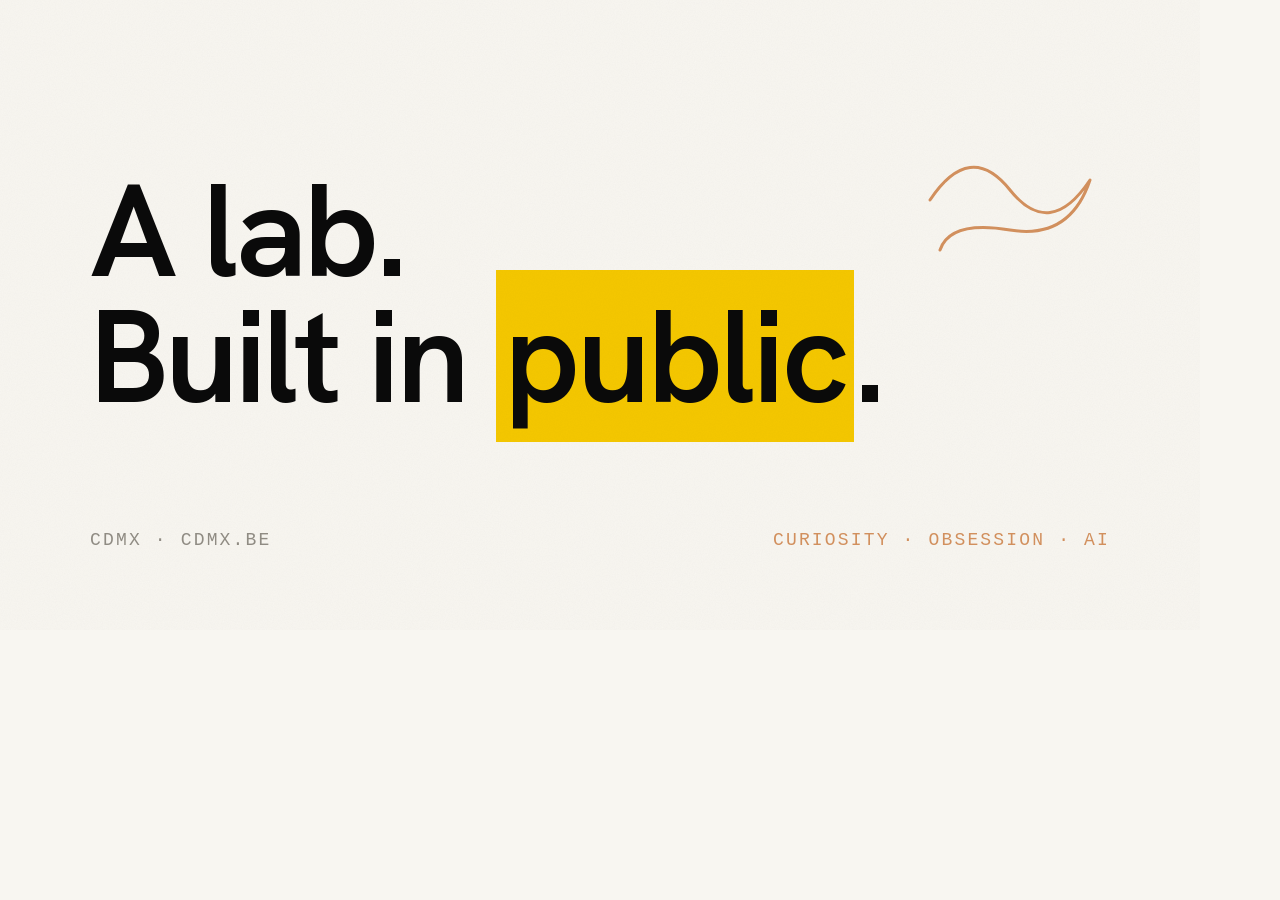
<file: redesign/v6/og-image.html>
<!DOCTYPE html>
<html lang="en">
<head>
  <meta charset="UTF-8">
  <title>CDMX OG</title>
  <link rel="preload" as="font" type="font/woff2" href="assets/fonts/HankenGrotesk-Variable.woff2" crossorigin>
  <style>
    @font-face {
      font-family: 'Hanken Grotesk';
      src: url('assets/fonts/HankenGrotesk-Variable.woff2') format('woff2-variations');
      font-weight: 100 900;
      font-display: block;
    }
    html, body { margin: 0; padding: 0; width: 1200px; height: 630px; overflow: hidden; }
    body {
      background: #F8F6F1;
      color: #0A0A0A;
      font-family: 'Hanken Grotesk', sans-serif;
      position: relative;
      display: grid;
      grid-template-rows: 1fr auto;
      padding: 80px 90px;
      box-sizing: border-box;
    }
    body::after {
      content: '';
      position: absolute;
      inset: 0;
      opacity: 0.03;
      background-image: url("data:image/svg+xml,%3Csvg viewBox='0 0 256 256' xmlns='http://www.w3.org/2000/svg'%3E%3Cfilter id='n'%3E%3CfeTurbulence type='fractalNoise' baseFrequency='0.85' numOctaves='3' stitchTiles='stitch'/%3E%3CfeColorMatrix values='0 0 0 0 0.1 0 0 0 0 0.08 0 0 0 0 0.04 0 0 0 1 0'/%3E%3C/filter%3E%3Crect width='100%25' height='100%25' filter='url(%23n)'/%3E%3C/svg%3E");
      background-size: 256px 256px;
      mix-blend-mode: multiply;
      pointer-events: none;
    }
    .title {
      font-size: 132px;
      font-weight: 600;
      line-height: 0.95;
      letter-spacing: -0.03em;
      max-width: 20ch;
    }
    .title .accent { background: #F5C800; padding: 0 8px; }
    .chrome {
      display: flex;
      justify-content: space-between;
      align-items: flex-end;
      font-family: 'SF Mono', 'Fira Code', 'Courier New', monospace;
      font-size: 18px;
      letter-spacing: 0.12em;
      text-transform: uppercase;
      color: #918D85;
    }
    .chrome .right { color: #D4915E; }
    .sigil {
      position: absolute;
      right: 90px;
      top: 100px;
      width: 200px;
      height: 200px;
    }
  </style>
</head>
<body>
  <svg class="sigil" viewBox="0 0 200 200" fill="none" stroke="#D4915E" stroke-width="3" stroke-linecap="round" stroke-linejoin="round">
    <path d="M 20 100 Q 60 40, 100 90 T 180 80 Q 160 140, 100 130 T 30 150" />
  </svg>
  <h1 class="title">A lab.<br>Built in <span class="accent">public</span>.</h1>
  <div class="chrome">
    <span>CDMX &middot; cdmx.be</span>
    <span class="right">CURIOSITY &middot; OBSESSION &middot; AI</span>
  </div>
</body>
</html>
</file>
<file: assets/css/tokens.css>
/* ==========================================================================
   CDMX Design System — Foundations
   Colors, typography, spacing, easing. Dark-first.
   Source of truth; import on every CDMX artifact.
   ========================================================================== */

/* --- Fonts: Hanken Grotesk Variable (primary), JetBrains Mono (fallback for SF Mono) */
@import url('https://fonts.googleapis.com/css2?family=Hanken+Grotesk:ital,wght@0,100..900;1,100..900&family=JetBrains+Mono:wght@400;500;600&display=swap');

/* Self-hosted Hanken Grotesk variable — local-first, falls back to Google CDN */
@font-face {
  font-family: 'Hanken Grotesk';
  src: url('../fonts/HankenGrotesk-Variable.woff2') format('woff2-variations');
  font-weight: 100 900;
  font-style: normal;
  font-display: swap;
}

:root {
  /* ---- Palette ---------------------------------------------------------- */
  --ink:          #0A0A0A;   /* base canvas */
  --warm-white:   #F8F6F1;   /* text on dark */
  --yellow:       #F5C800;   /* the x-marker, emphasis */
  --mint:         #C5E0D8;   /* decorative, pattern highlights */
  --copper:       #D4915E;   /* decorative prefix lines, warm counter */

  /* Grays (dark → light) */
  --gray-900: #1A1A1A;
  --gray-800: #2A2A2A;
  --gray-700: #3D3A35;
  --gray-500: #918D85;
  --gray-400: #9E9A91;
  --gray-300: #C9C5BC;

  /* ---- Semantic surfaces ------------------------------------------------ */
  --bg:            var(--ink);
  --bg-elevated:   var(--gray-900);
  --bg-raised:     var(--gray-800);
  --fg:            var(--warm-white);
  --fg-muted:      var(--gray-400);
  --fg-subtle:     var(--gray-500);
  --accent:        var(--yellow);
  --accent-warm:   var(--copper);
  --accent-cool:   var(--mint);

  /* Borders — 6–8% white on dark */
  --border-hair:   rgba(248, 246, 241, 0.06);
  --border:        rgba(248, 246, 241, 0.08);
  --border-strong: rgba(248, 246, 241, 0.14);

  /* ---- Typography ------------------------------------------------------- */
  --font-sans: "Hanken Grotesk", system-ui, -apple-system, Segoe UI, sans-serif;
  --font-mono: "JetBrains Mono", "SF Mono", "Fira Code", "Courier New", ui-monospace, monospace;

  /* Weights */
  --w-body: 400;
  --w-label: 600;
  --w-head: 700;
  --w-head-heavy: 800;
  --w-hero: 900;          /* HERO ONLY */

  /* Tracking */
  --track-display: -0.02em;    /* tight for display */
  --track-micro:   0.12em;     /* uppercase mono labels */

  /* Scale (fluid) */
  --fs-micro:   0.6875rem; /* 11px — mono micro labels */
  --fs-small:   0.8125rem; /* 13px */
  --fs-body:    1rem;      /* 16px */
  --fs-lead:    1.125rem;  /* 18px */
  --fs-h5:      1.25rem;
  --fs-h4:      1.5rem;
  --fs-h3:      2rem;
  --fs-h2:      clamp(2.25rem, 2vw + 1.5rem, 3.25rem);
  --fs-h1:      clamp(3rem, 4vw + 1rem, 5.25rem);
  --fs-hero:    clamp(4.5rem, 8vw + 1rem, 9rem);

  /* Line heights */
  --lh-tight: 0.95;
  --lh-snug:  1.12;
  --lh-body:  1.55;
  --lh-read:  1.7;

  /* ---- Spacing (8pt base, compressed at small end) ---------------------- */
  --sp-0:  0;
  --sp-1:  4px;
  --sp-2:  8px;
  --sp-3:  12px;
  --sp-4:  16px;
  --sp-5:  24px;
  --sp-6:  32px;
  --sp-7:  48px;
  --sp-8:  64px;
  --sp-9:  96px;
  --sp-10: 128px;
  --sp-11: 160px;

  /* ---- Radii (never >3px) ---------------------------------------------- */
  --radius-0: 0;
  --radius-1: 2px;
  --radius-2: 3px;  /* max */

  /* ---- Motion ----------------------------------------------------------- */
  --ease-expo: cubic-bezier(0.22, 1, 0.36, 1);
  --ease-in:   cubic-bezier(0.6, 0, 0.8, 0.3);
  --dur-fast:   160ms;
  --dur-base:   280ms;
  --dur-slow:   520ms;
  --dur-xslow:  900ms;

  /* ---- Elevation (minimal — dark-first uses borders more than shadow) --- */
  --shadow-none: none;
  --shadow-1: 0 1px 0 0 rgba(248,246,241,0.04) inset;
  --shadow-2: 0 8px 24px -12px rgba(0,0,0,0.6);
  --shadow-3: 0 24px 60px -24px rgba(0,0,0,0.7);
}

/* ---- Base reset-ish --------------------------------------------------- */
html { font-family: var(--font-sans); font-feature-settings: "ss01","cv11"; -webkit-font-smoothing: antialiased; }
body {
  background: var(--bg);
  color: var(--fg);
  font-family: var(--font-sans);
  font-weight: var(--w-body);
  font-size: var(--fs-body);
  line-height: var(--lh-body);
  letter-spacing: 0;
  margin: 0;
}

/* ---- Semantic text utilities -------------------------------------------
   Use directly, e.g. <h1 class="hero">…</h1>, or copy the rules.
   Rule: weight 900 is EXCLUSIVE to .hero. */

.hero, h1.hero {
  font-family: var(--font-sans);
  font-weight: var(--w-hero);          /* 900 — hero only */
  font-size: var(--fs-hero);
  line-height: var(--lh-tight);
  letter-spacing: var(--track-display);
  color: var(--fg);
}

h1, .h1 {
  font-family: var(--font-sans);
  font-weight: var(--w-head-heavy);
  font-size: var(--fs-h1);
  line-height: var(--lh-snug);
  letter-spacing: var(--track-display);
  margin: 0;
}

h2, .h2 {
  font-family: var(--font-sans);
  font-weight: var(--w-head-heavy);
  font-size: var(--fs-h2);
  line-height: var(--lh-snug);
  letter-spacing: var(--track-display);
  margin: 0;
}

h3, .h3 {
  font-family: var(--font-sans);
  font-weight: var(--w-head);
  font-size: var(--fs-h3);
  line-height: var(--lh-snug);
  letter-spacing: var(--track-display);
  margin: 0;
}

h4, .h4 {
  font-family: var(--font-sans);
  font-weight: var(--w-head);
  font-size: var(--fs-h4);
  line-height: 1.2;
  margin: 0;
}

h5, .h5 {
  font-family: var(--font-sans);
  font-weight: var(--w-label);
  font-size: var(--fs-h5);
  line-height: 1.3;
  margin: 0;
}

p, .body {
  font-family: var(--font-sans);
  font-weight: var(--w-body);
  font-size: var(--fs-body);
  line-height: var(--lh-read);
  color: var(--fg);
  margin: 0;
  text-wrap: pretty;
}

.lead {
  font-size: var(--fs-lead);
  line-height: var(--lh-read);
  color: var(--fg);
  font-weight: var(--w-body);
}

.label {
  font-family: var(--font-sans);
  font-weight: var(--w-label);
  font-size: var(--fs-small);
}

/* Micro mono label: the CDMX signature. Uppercase, tracked out.
   Often preceded by a copper rule. */
.mono, code, kbd, .micro {
  font-family: var(--font-mono);
  font-size: var(--fs-micro);
  font-weight: 500;
  letter-spacing: var(--track-micro);
  text-transform: uppercase;
  color: var(--fg-muted);
}

/* The copper prefix rule — always before mono labels */
.mono-prefix::before,
.mono.prefix::before {
  content: "";
  display: inline-block;
  width: 24px;
  height: 1px;
  background: var(--copper);
  vertical-align: middle;
  margin-right: 10px;
  transform: translateY(-1px);
}

/* Selection — yellow on ink */
::selection { background: var(--yellow); color: var(--ink); }

/* Focus — yellow hairline, no glow */
:focus-visible { outline: 1px solid var(--yellow); outline-offset: 2px; }

/* Reduced motion */
@media (prefers-reduced-motion: reduce) {
  *, *::before, *::after {
    animation-duration: 0.01ms !important;
    animation-iteration-count: 1 !important;
    transition-duration: 0.01ms !important;
    scroll-behavior: auto !important;
  }
}
</file>
<file: assets/css/base.css>
/* Reset */
*, *::before, *::after { box-sizing: border-box; margin: 0; padding: 0; }
html, body { min-height: 100%; }
html {
  -webkit-font-smoothing: antialiased;
  -moz-osx-font-smoothing: grayscale;
  background: var(--bg);   /* prevents white flash during load */
}
img, svg, canvas, video { display: block; max-width: 100%; }
button { font: inherit; color: inherit; background: none; border: 0; cursor: pointer; padding: 0; }
a { color: inherit; text-decoration: none; }
ul, ol { list-style: none; }

/* Font face — self-hosted Hanken Grotesk variable */
@font-face {
  font-family: 'Hanken Grotesk';
  src: url('../fonts/HankenGrotesk-Variable.woff2') format('woff2-variations');
  font-weight: 100 900;
  font-style: normal;
  font-display: swap;
}

/* Body — dark-first */
body {
  font-family: var(--font-body);
  font-size: var(--type-base);
  font-weight: var(--w-body);
  line-height: var(--lh-normal);
  background: var(--bg);
  color: var(--fg);
  overflow-x: hidden;
  -webkit-text-size-adjust: 100%;
}

/* Selection — yellow on ink */
::selection { background: var(--emphasis); color: var(--bg); }

/* Film grain — calibrated for dark base (monochrome luminance noise) */
body::after {
  content: '';
  position: fixed;
  inset: 0;
  z-index: 9999;
  pointer-events: none;
  opacity: 0.04;
  background-image: url("data:image/svg+xml,%3Csvg viewBox='0 0 256 256' xmlns='http://www.w3.org/2000/svg'%3E%3Cfilter id='n'%3E%3CfeTurbulence type='fractalNoise' baseFrequency='0.9' numOctaves='4' stitchTiles='stitch'/%3E%3C/filter%3E%3Crect width='100%25' height='100%25' filter='url(%23n)'/%3E%3C/svg%3E");
  background-repeat: repeat;
  background-size: 256px 256px;
  mix-blend-mode: overlay;
}

/* Accessibility */
.sr-only {
  position: absolute;
  width: 1px; height: 1px;
  padding: 0; margin: -1px;
  overflow: hidden; clip: rect(0, 0, 0, 0);
  white-space: nowrap; border: 0;
}

.skip-link {
  position: absolute;
  top: -100px; left: var(--space-4);
  padding: var(--space-3) var(--space-6);
  background: var(--emphasis); color: var(--bg);
  font-weight: var(--w-heading); z-index: 10001;
  transition: top var(--dur-fast) var(--ease-snap);
}
.skip-link:focus { top: var(--space-4); }

/* Focus ring — yellow on dark */
:focus-visible {
  outline: 2px solid var(--emphasis);
  outline-offset: 3px;
}

/* Layout container */
.container {
  width: 100%;
  max-width: 90rem;
  margin-inline: auto;
  padding-inline: var(--space-6);
}
@media (min-width: 768px) {
  .container { padding-inline: var(--space-12); }
}

/* MONO LABELS — bracketed meta tags, route chrome, timestamps */
.mono-label {
  font-family: var(--font-mono);
  font-size: var(--type-xs);
  letter-spacing: var(--ls-mono-label);
  text-transform: uppercase;
  color: var(--fg-subtle);
  font-weight: 400;
}

/* SECTION LABEL — copper prefix line + mono label (brand signature per §14 do-rules) */
.section-label {
  display: flex;
  align-items: center;
  gap: var(--space-4);
  font-family: var(--font-mono);
  font-size: var(--type-xs);
  letter-spacing: var(--ls-mono-label);
  text-transform: uppercase;
  color: var(--fg-muted);
  margin-bottom: var(--space-8);
}
.section-label::before {
  content: '';
  width: var(--space-8);
  height: 1px;
  background: var(--signal);
}

/* BRACKETED META TAG — [LAB] [EST. 2024] style */
.bracket-tag {
  display: inline-flex;
  align-items: center;
  gap: var(--space-1);
  font-family: var(--font-mono);
  font-size: var(--type-xs);
  letter-spacing: var(--ls-mono-bracket);
  color: var(--fg-subtle);
}
.bracket-tag::before { content: '['; color: var(--signal); }
.bracket-tag::after { content: ']'; color: var(--signal); }

/* Topographic pattern layer helper */
.pattern-layer {
  position: absolute;
  inset: 0;
  pointer-events: none;
  z-index: 0;
  background-image: url('../patterns/BG-Pattern-LightBlue.png');
  background-repeat: no-repeat;
  background-size: cover;
  background-position: center;
  opacity: 0.2;
}
.pattern-layer--yellow {
  background-image: url('../patterns/BG-Pattern-LightYellow.png');
  opacity: 0.15;
}

/* Site chrome (persistent mono label bottom-right) */
.site-chrome {
  position: fixed;
  bottom: var(--space-4);
  right: var(--space-4);
  font-family: var(--font-mono);
  font-size: var(--type-xs);
  letter-spacing: var(--ls-mono-label);
  color: var(--fg-subtle);
  z-index: 50;
  display: flex;
  gap: var(--space-1);
}
.site-chrome .route { color: var(--signal); }

/* YELLOW PILL BUTTON — primary CTA per brand (no rounded > 3px rule) */
.btn-yellow {
  display: inline-flex;
  align-items: center;
  gap: var(--space-3);
  padding: var(--space-3) var(--space-6);
  background: var(--emphasis);
  color: var(--bg);
  font-weight: var(--w-heading);
  font-size: var(--type-sm);
  border-radius: 999px;
  transition: transform var(--dur-fast) var(--ease-snap);
}
.btn-yellow:hover { transform: translateY(-2px); }

/* HERO-EXCLUSIVE TYPOGRAPHIC CLASS — weight 900 restricted by brand */
.hero-display {
  font-family: var(--font-display);
  font-weight: var(--w-hero);
  line-height: var(--lh-tight);
  letter-spacing: var(--ls-display);
}
</file>
<file: redesign/v6/assets/css/tokens.css>
/* ==========================================================================
   CDMX Design System — Foundations
   Colors, typography, spacing, easing. Dark-first.
   Source of truth; import on every CDMX artifact.
   ========================================================================== */

/* --- Fonts: Hanken Grotesk Variable (primary), JetBrains Mono (fallback for SF Mono) */
@import url('https://fonts.googleapis.com/css2?family=Hanken+Grotesk:ital,wght@0,100..900;1,100..900&family=JetBrains+Mono:wght@400;500;600&display=swap');

/* Self-hosted Hanken Grotesk variable — local-first, falls back to Google CDN */
@font-face {
  font-family: 'Hanken Grotesk';
  src: url('../fonts/HankenGrotesk-Variable.woff2') format('woff2-variations');
  font-weight: 100 900;
  font-style: normal;
  font-display: swap;
}

:root {
  /* ---- Palette ---------------------------------------------------------- */
  --ink:          #0A0A0A;   /* base canvas */
  --warm-white:   #F8F6F1;   /* text on dark */
  --yellow:       #F5C800;   /* the x-marker, emphasis */
  --mint:         #C5E0D8;   /* decorative, pattern highlights */
  --copper:       #D4915E;   /* decorative prefix lines, warm counter */

  /* Grays (dark → light) */
  --gray-900: #1A1A1A;
  --gray-800: #2A2A2A;
  --gray-700: #3D3A35;
  --gray-500: #918D85;
  --gray-400: #9E9A91;
  --gray-300: #C9C5BC;

  /* ---- Semantic surfaces ------------------------------------------------ */
  --bg:            var(--ink);
  --bg-elevated:   var(--gray-900);
  --bg-raised:     var(--gray-800);
  --fg:            var(--warm-white);
  --fg-muted:      var(--gray-400);
  --fg-subtle:     var(--gray-500);
  --accent:        var(--yellow);
  --accent-warm:   var(--copper);
  --accent-cool:   var(--mint);

  /* Borders — 6–8% white on dark */
  --border-hair:   rgba(248, 246, 241, 0.06);
  --border:        rgba(248, 246, 241, 0.08);
  --border-strong: rgba(248, 246, 241, 0.14);

  /* ---- Typography ------------------------------------------------------- */
  --font-sans: "Hanken Grotesk", system-ui, -apple-system, Segoe UI, sans-serif;
  --font-mono: "JetBrains Mono", "SF Mono", "Fira Code", "Courier New", ui-monospace, monospace;

  /* Weights */
  --w-body: 400;
  --w-label: 600;
  --w-head: 700;
  --w-head-heavy: 800;
  --w-hero: 900;          /* HERO ONLY */

  /* Tracking */
  --track-display: -0.02em;    /* tight for display */
  --track-micro:   0.12em;     /* uppercase mono labels */

  /* Scale (fluid) */
  --fs-micro:   0.6875rem; /* 11px — mono micro labels */
  --fs-small:   0.8125rem; /* 13px */
  --fs-body:    1rem;      /* 16px */
  --fs-lead:    1.125rem;  /* 18px */
  --fs-h5:      1.25rem;
  --fs-h4:      1.5rem;
  --fs-h3:      2rem;
  --fs-h2:      clamp(2.25rem, 2vw + 1.5rem, 3.25rem);
  --fs-h1:      clamp(3rem, 4vw + 1rem, 5.25rem);
  --fs-hero:    clamp(4.5rem, 8vw + 1rem, 9rem);

  /* Line heights */
  --lh-tight: 0.95;
  --lh-snug:  1.12;
  --lh-body:  1.55;
  --lh-read:  1.7;

  /* ---- Spacing (8pt base, compressed at small end) ---------------------- */
  --sp-0:  0;
  --sp-1:  4px;
  --sp-2:  8px;
  --sp-3:  12px;
  --sp-4:  16px;
  --sp-5:  24px;
  --sp-6:  32px;
  --sp-7:  48px;
  --sp-8:  64px;
  --sp-9:  96px;
  --sp-10: 128px;
  --sp-11: 160px;

  /* ---- Radii (never >3px) ---------------------------------------------- */
  --radius-0: 0;
  --radius-1: 2px;
  --radius-2: 3px;  /* max */

  /* ---- Motion ----------------------------------------------------------- */
  --ease-expo: cubic-bezier(0.22, 1, 0.36, 1);
  --ease-in:   cubic-bezier(0.6, 0, 0.8, 0.3);
  --dur-fast:   160ms;
  --dur-base:   280ms;
  --dur-slow:   520ms;
  --dur-xslow:  900ms;

  /* ---- Elevation (minimal — dark-first uses borders more than shadow) --- */
  --shadow-none: none;
  --shadow-1: 0 1px 0 0 rgba(248,246,241,0.04) inset;
  --shadow-2: 0 8px 24px -12px rgba(0,0,0,0.6);
  --shadow-3: 0 24px 60px -24px rgba(0,0,0,0.7);
}

/* ---- Base reset-ish --------------------------------------------------- */
html { font-family: var(--font-sans); font-feature-settings: "ss01","cv11"; -webkit-font-smoothing: antialiased; }
body {
  background: var(--bg);
  color: var(--fg);
  font-family: var(--font-sans);
  font-weight: var(--w-body);
  font-size: var(--fs-body);
  line-height: var(--lh-body);
  letter-spacing: 0;
  margin: 0;
}

/* ---- Semantic text utilities -------------------------------------------
   Use directly, e.g. <h1 class="hero">…</h1>, or copy the rules.
   Rule: weight 900 is EXCLUSIVE to .hero. */

.hero, h1.hero {
  font-family: var(--font-sans);
  font-weight: var(--w-hero);          /* 900 — hero only */
  font-size: var(--fs-hero);
  line-height: var(--lh-tight);
  letter-spacing: var(--track-display);
  color: var(--fg);
}

h1, .h1 {
  font-family: var(--font-sans);
  font-weight: var(--w-head-heavy);
  font-size: var(--fs-h1);
  line-height: var(--lh-snug);
  letter-spacing: var(--track-display);
  margin: 0;
}

h2, .h2 {
  font-family: var(--font-sans);
  font-weight: var(--w-head-heavy);
  font-size: var(--fs-h2);
  line-height: var(--lh-snug);
  letter-spacing: var(--track-display);
  margin: 0;
}

h3, .h3 {
  font-family: var(--font-sans);
  font-weight: var(--w-head);
  font-size: var(--fs-h3);
  line-height: var(--lh-snug);
  letter-spacing: var(--track-display);
  margin: 0;
}

h4, .h4 {
  font-family: var(--font-sans);
  font-weight: var(--w-head);
  font-size: var(--fs-h4);
  line-height: 1.2;
  margin: 0;
}

h5, .h5 {
  font-family: var(--font-sans);
  font-weight: var(--w-label);
  font-size: var(--fs-h5);
  line-height: 1.3;
  margin: 0;
}

p, .body {
  font-family: var(--font-sans);
  font-weight: var(--w-body);
  font-size: var(--fs-body);
  line-height: var(--lh-read);
  color: var(--fg);
  margin: 0;
  text-wrap: pretty;
}

.lead {
  font-size: var(--fs-lead);
  line-height: var(--lh-read);
  color: var(--fg);
  font-weight: var(--w-body);
}

.label {
  font-family: var(--font-sans);
  font-weight: var(--w-label);
  font-size: var(--fs-small);
}

/* Micro mono label: the CDMX signature. Uppercase, tracked out.
   Often preceded by a copper rule. */
.mono, code, kbd, .micro {
  font-family: var(--font-mono);
  font-size: var(--fs-micro);
  font-weight: 500;
  letter-spacing: var(--track-micro);
  text-transform: uppercase;
  color: var(--fg-muted);
}

/* The copper prefix rule — always before mono labels */
.mono-prefix::before,
.mono.prefix::before {
  content: "";
  display: inline-block;
  width: 24px;
  height: 1px;
  background: var(--copper);
  vertical-align: middle;
  margin-right: 10px;
  transform: translateY(-1px);
}

/* Selection — yellow on ink */
::selection { background: var(--yellow); color: var(--ink); }

/* Focus — yellow hairline, no glow */
:focus-visible { outline: 1px solid var(--yellow); outline-offset: 2px; }

/* Reduced motion */
@media (prefers-reduced-motion: reduce) {
  *, *::before, *::after {
    animation-duration: 0.01ms !important;
    animation-iteration-count: 1 !important;
    transition-duration: 0.01ms !important;
    scroll-behavior: auto !important;
  }
}
</file>
<file: redesign/v6/assets/css/base.css>
/* Reset */
*, *::before, *::after { box-sizing: border-box; margin: 0; padding: 0; }
html, body { min-height: 100%; }
html {
  -webkit-font-smoothing: antialiased;
  -moz-osx-font-smoothing: grayscale;
  background: var(--bg);   /* prevents white flash during load */
}
img, svg, canvas, video { display: block; max-width: 100%; }
button { font: inherit; color: inherit; background: none; border: 0; cursor: pointer; padding: 0; }
a { color: inherit; text-decoration: none; }
ul, ol { list-style: none; }

/* Font face — self-hosted Hanken Grotesk variable */
@font-face {
  font-family: 'Hanken Grotesk';
  src: url('../fonts/HankenGrotesk-Variable.woff2') format('woff2-variations');
  font-weight: 100 900;
  font-style: normal;
  font-display: swap;
}

/* Body — dark-first */
body {
  font-family: var(--font-body);
  font-size: var(--type-base);
  font-weight: var(--w-body);
  line-height: var(--lh-normal);
  background: var(--bg);
  color: var(--fg);
  overflow-x: hidden;
  -webkit-text-size-adjust: 100%;
}

/* Selection — yellow on ink */
::selection { background: var(--emphasis); color: var(--bg); }

/* Film grain — calibrated for dark base (monochrome luminance noise) */
body::after {
  content: '';
  position: fixed;
  inset: 0;
  z-index: 9999;
  pointer-events: none;
  opacity: 0.04;
  background-image: url("data:image/svg+xml,%3Csvg viewBox='0 0 256 256' xmlns='http://www.w3.org/2000/svg'%3E%3Cfilter id='n'%3E%3CfeTurbulence type='fractalNoise' baseFrequency='0.9' numOctaves='4' stitchTiles='stitch'/%3E%3C/filter%3E%3Crect width='100%25' height='100%25' filter='url(%23n)'/%3E%3C/svg%3E");
  background-repeat: repeat;
  background-size: 256px 256px;
  mix-blend-mode: overlay;
}

/* Accessibility */
.sr-only {
  position: absolute;
  width: 1px; height: 1px;
  padding: 0; margin: -1px;
  overflow: hidden; clip: rect(0, 0, 0, 0);
  white-space: nowrap; border: 0;
}

.skip-link {
  position: absolute;
  top: -100px; left: var(--space-4);
  padding: var(--space-3) var(--space-6);
  background: var(--emphasis); color: var(--bg);
  font-weight: var(--w-heading); z-index: 10001;
  transition: top var(--dur-fast) var(--ease-snap);
}
.skip-link:focus { top: var(--space-4); }

/* Focus ring — yellow on dark */
:focus-visible {
  outline: 2px solid var(--emphasis);
  outline-offset: 3px;
}

/* Layout container */
.container {
  width: 100%;
  max-width: 90rem;
  margin-inline: auto;
  padding-inline: var(--space-6);
}
@media (min-width: 768px) {
  .container { padding-inline: var(--space-12); }
}

/* MONO LABELS — bracketed meta tags, route chrome, timestamps */
.mono-label {
  font-family: var(--font-mono);
  font-size: var(--type-xs);
  letter-spacing: var(--ls-mono-label);
  text-transform: uppercase;
  color: var(--fg-subtle);
  font-weight: 400;
}

/* SECTION LABEL — copper prefix line + mono label (brand signature per §14 do-rules) */
.section-label {
  display: flex;
  align-items: center;
  gap: var(--space-4);
  font-family: var(--font-mono);
  font-size: var(--type-xs);
  letter-spacing: var(--ls-mono-label);
  text-transform: uppercase;
  color: var(--fg-muted);
  margin-bottom: var(--space-8);
}
.section-label::before {
  content: '';
  width: var(--space-8);
  height: 1px;
  background: var(--signal);
}

/* BRACKETED META TAG — [LAB] [EST. 2024] style */
.bracket-tag {
  display: inline-flex;
  align-items: center;
  gap: var(--space-1);
  font-family: var(--font-mono);
  font-size: var(--type-xs);
  letter-spacing: var(--ls-mono-bracket);
  color: var(--fg-subtle);
}
.bracket-tag::before { content: '['; color: var(--signal); }
.bracket-tag::after { content: ']'; color: var(--signal); }

/* Topographic pattern layer helper */
.pattern-layer {
  position: absolute;
  inset: 0;
  pointer-events: none;
  z-index: 0;
  background-image: url('../patterns/BG-Pattern-LightBlue.png');
  background-repeat: no-repeat;
  background-size: cover;
  background-position: center;
  opacity: 0.2;
}
.pattern-layer--yellow {
  background-image: url('../patterns/BG-Pattern-LightYellow.png');
  opacity: 0.15;
}

/* Site chrome (persistent mono label bottom-right) */
.site-chrome {
  position: fixed;
  bottom: var(--space-4);
  right: var(--space-4);
  font-family: var(--font-mono);
  font-size: var(--type-xs);
  letter-spacing: var(--ls-mono-label);
  color: var(--fg-subtle);
  z-index: 50;
  display: flex;
  gap: var(--space-1);
}
.site-chrome .route { color: var(--signal); }

/* YELLOW PILL BUTTON — primary CTA per brand (no rounded > 3px rule) */
.btn-yellow {
  display: inline-flex;
  align-items: center;
  gap: var(--space-3);
  padding: var(--space-3) var(--space-6);
  background: var(--emphasis);
  color: var(--bg);
  font-weight: var(--w-heading);
  font-size: var(--type-sm);
  border-radius: 999px;
  transition: transform var(--dur-fast) var(--ease-snap);
}
.btn-yellow:hover { transform: translateY(-2px); }

/* HERO-EXCLUSIVE TYPOGRAPHIC CLASS — weight 900 restricted by brand */
.hero-display {
  font-family: var(--font-display);
  font-weight: var(--w-hero);
  line-height: var(--lh-tight);
  letter-spacing: var(--ls-display);
}
</file>
